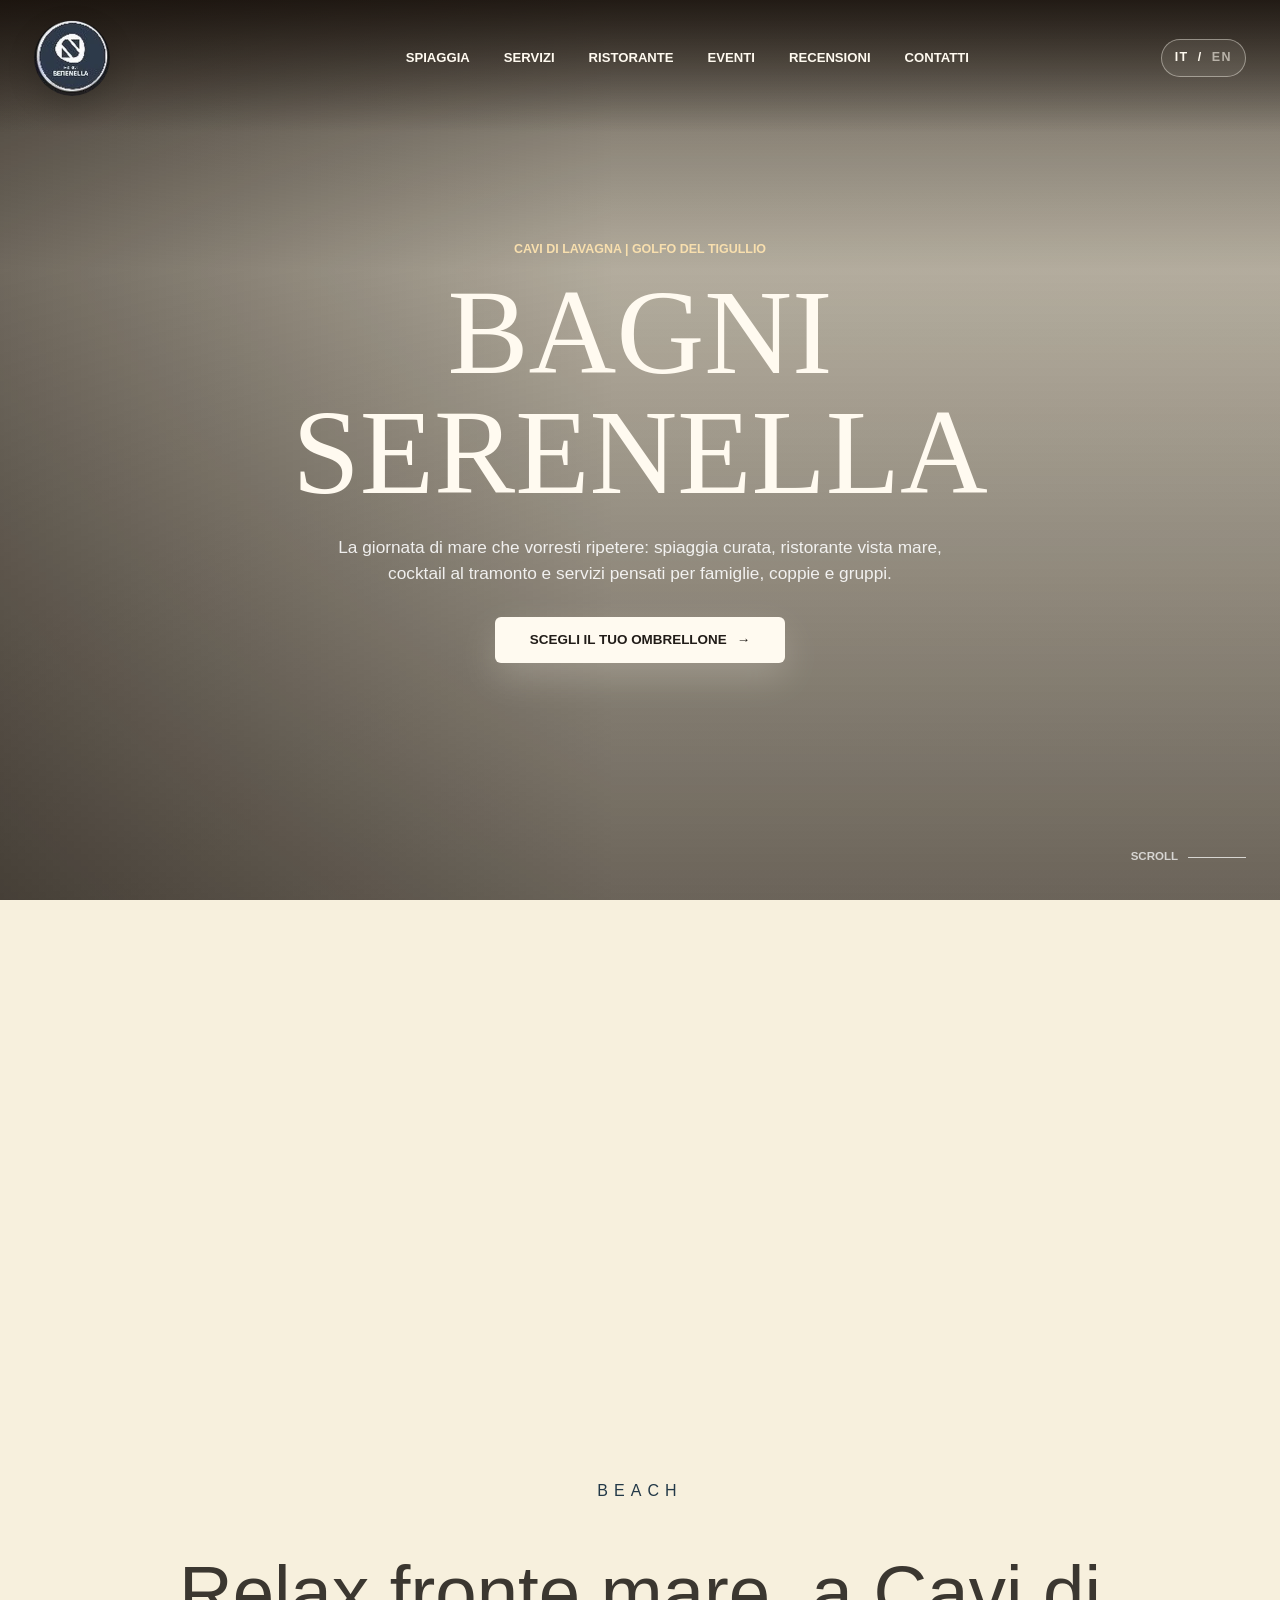
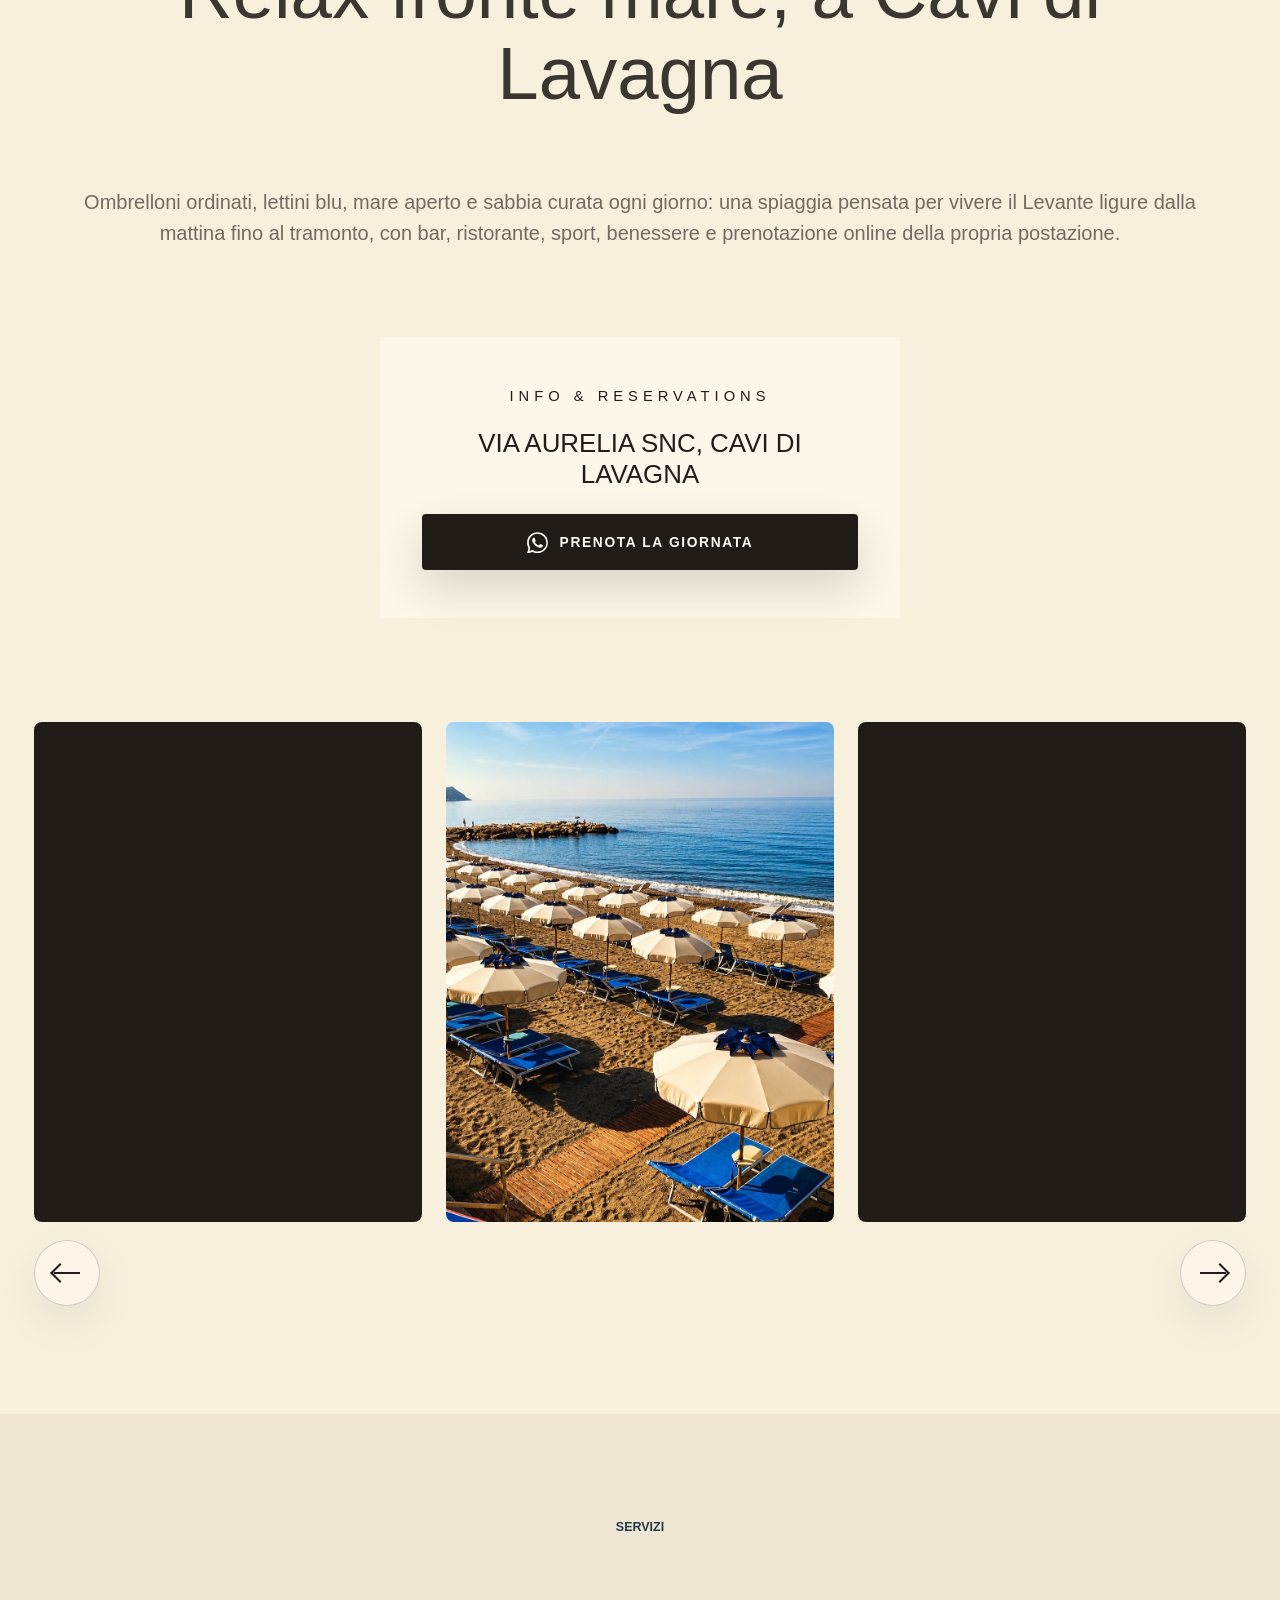
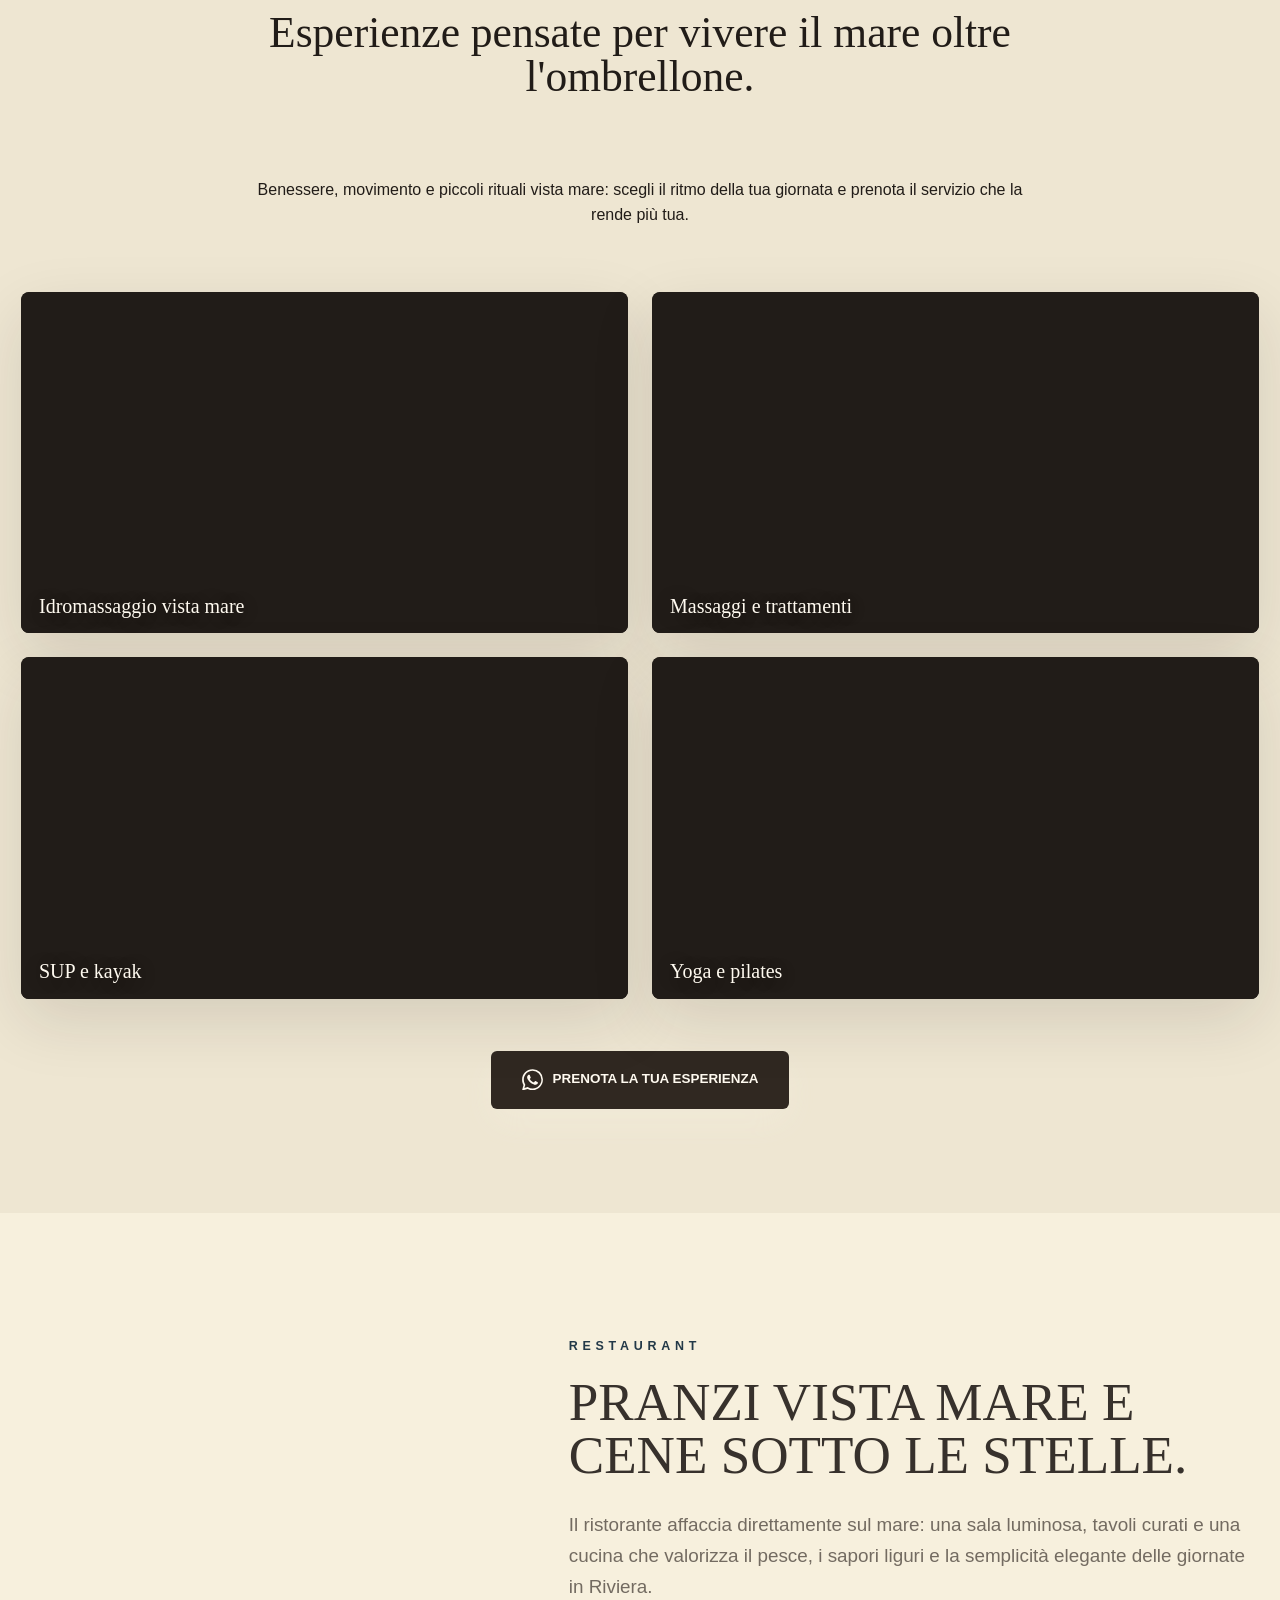
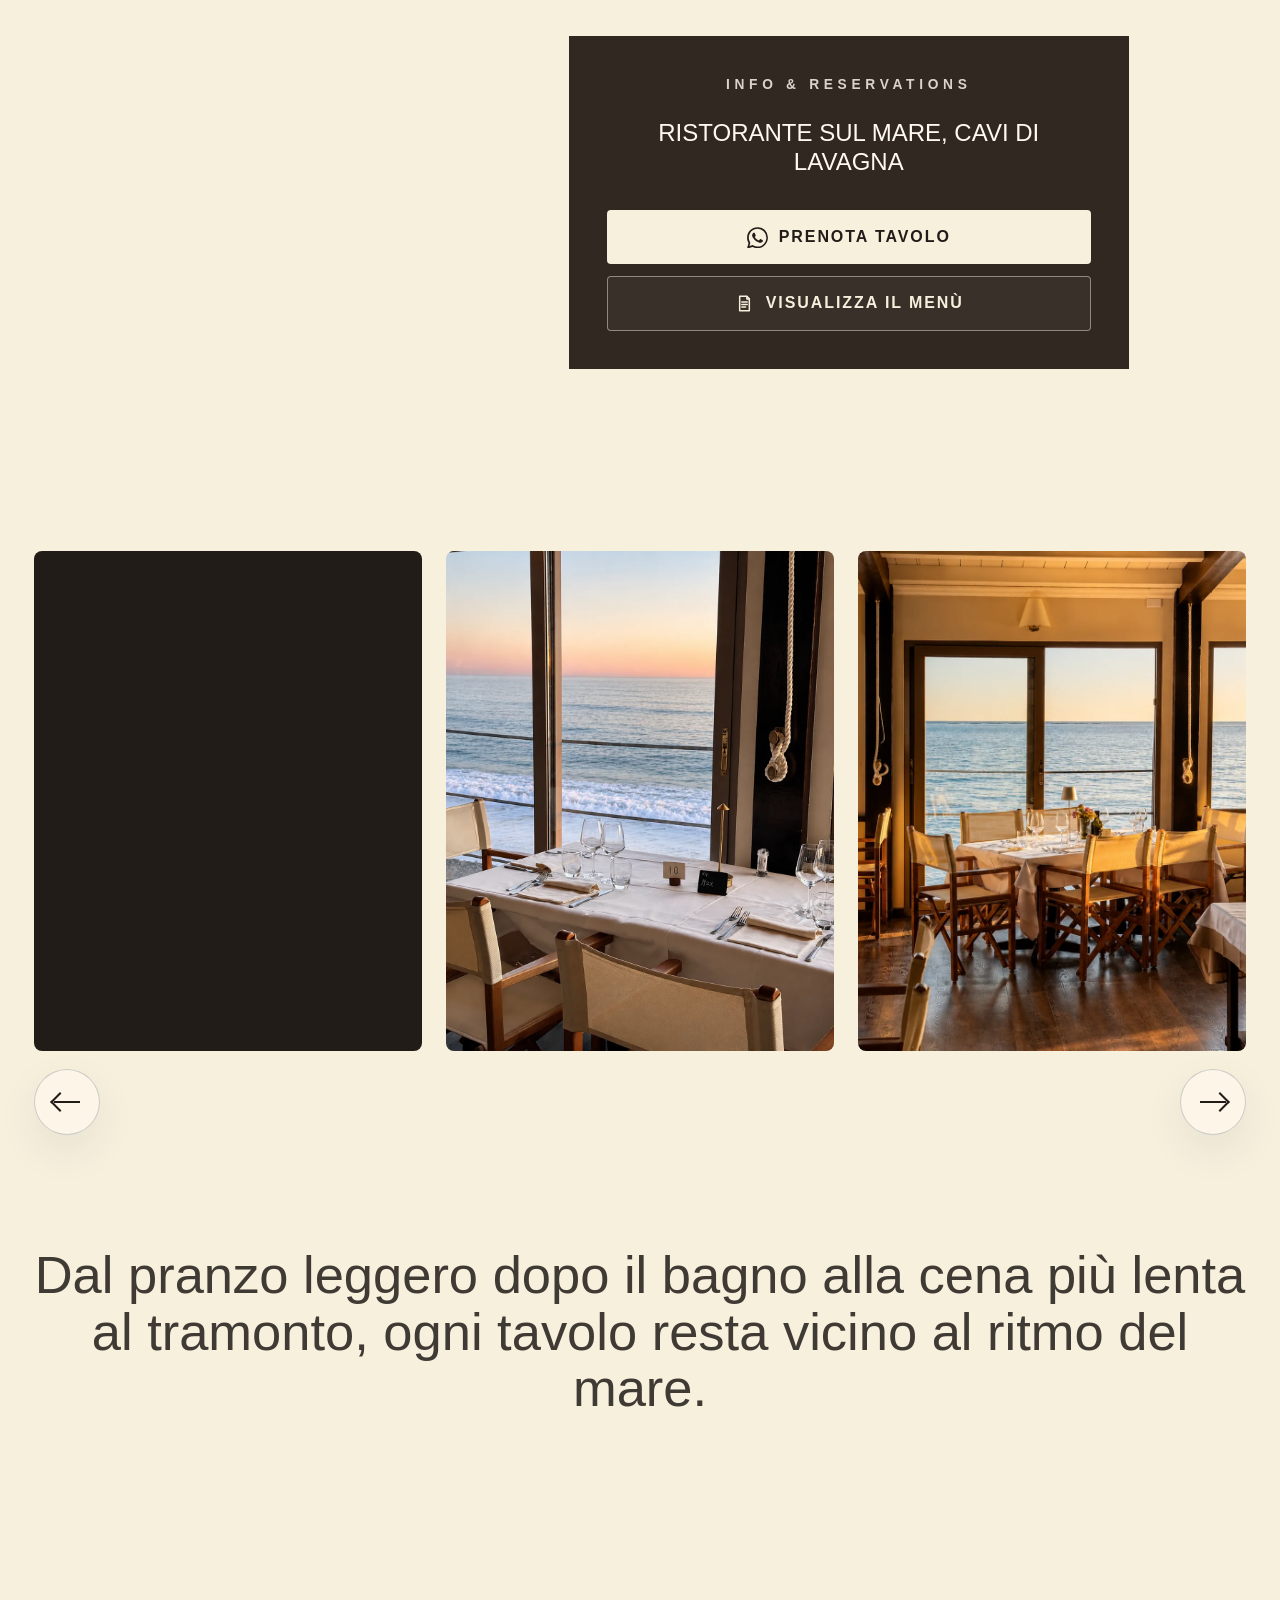
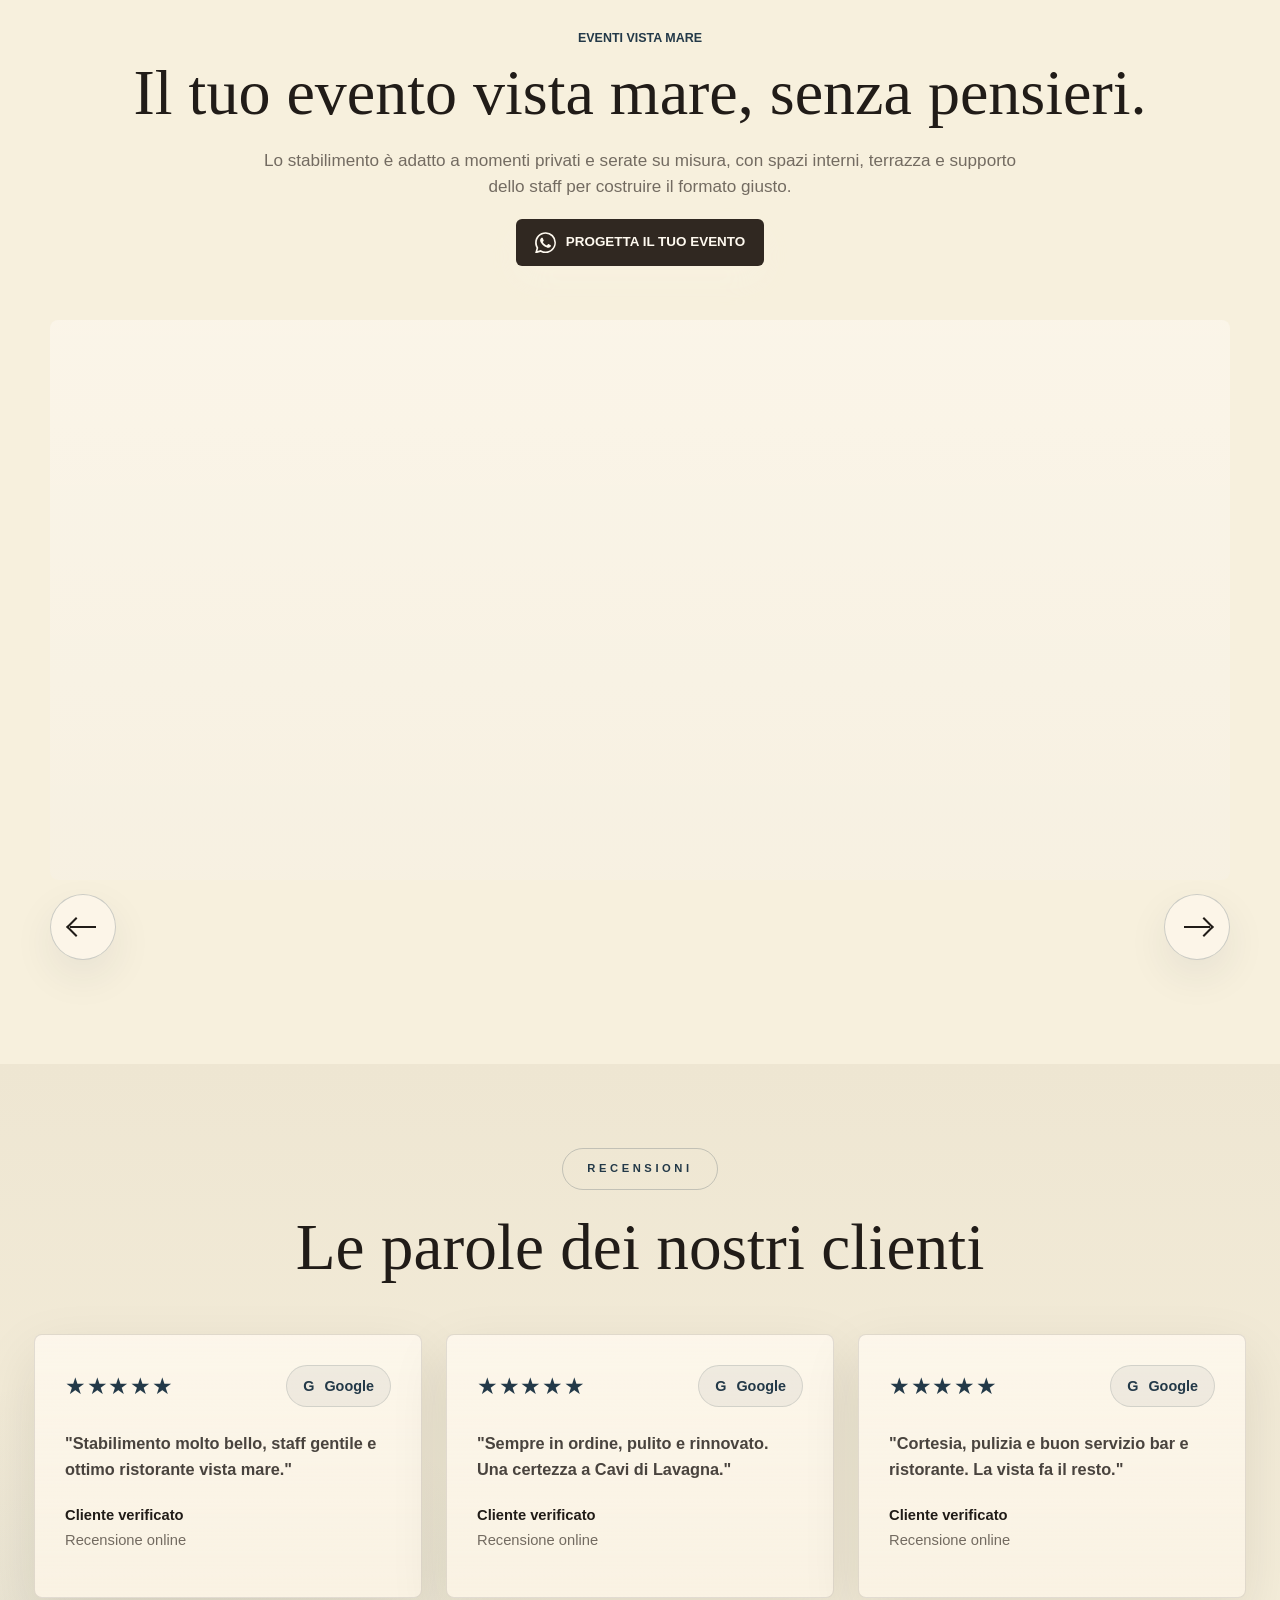
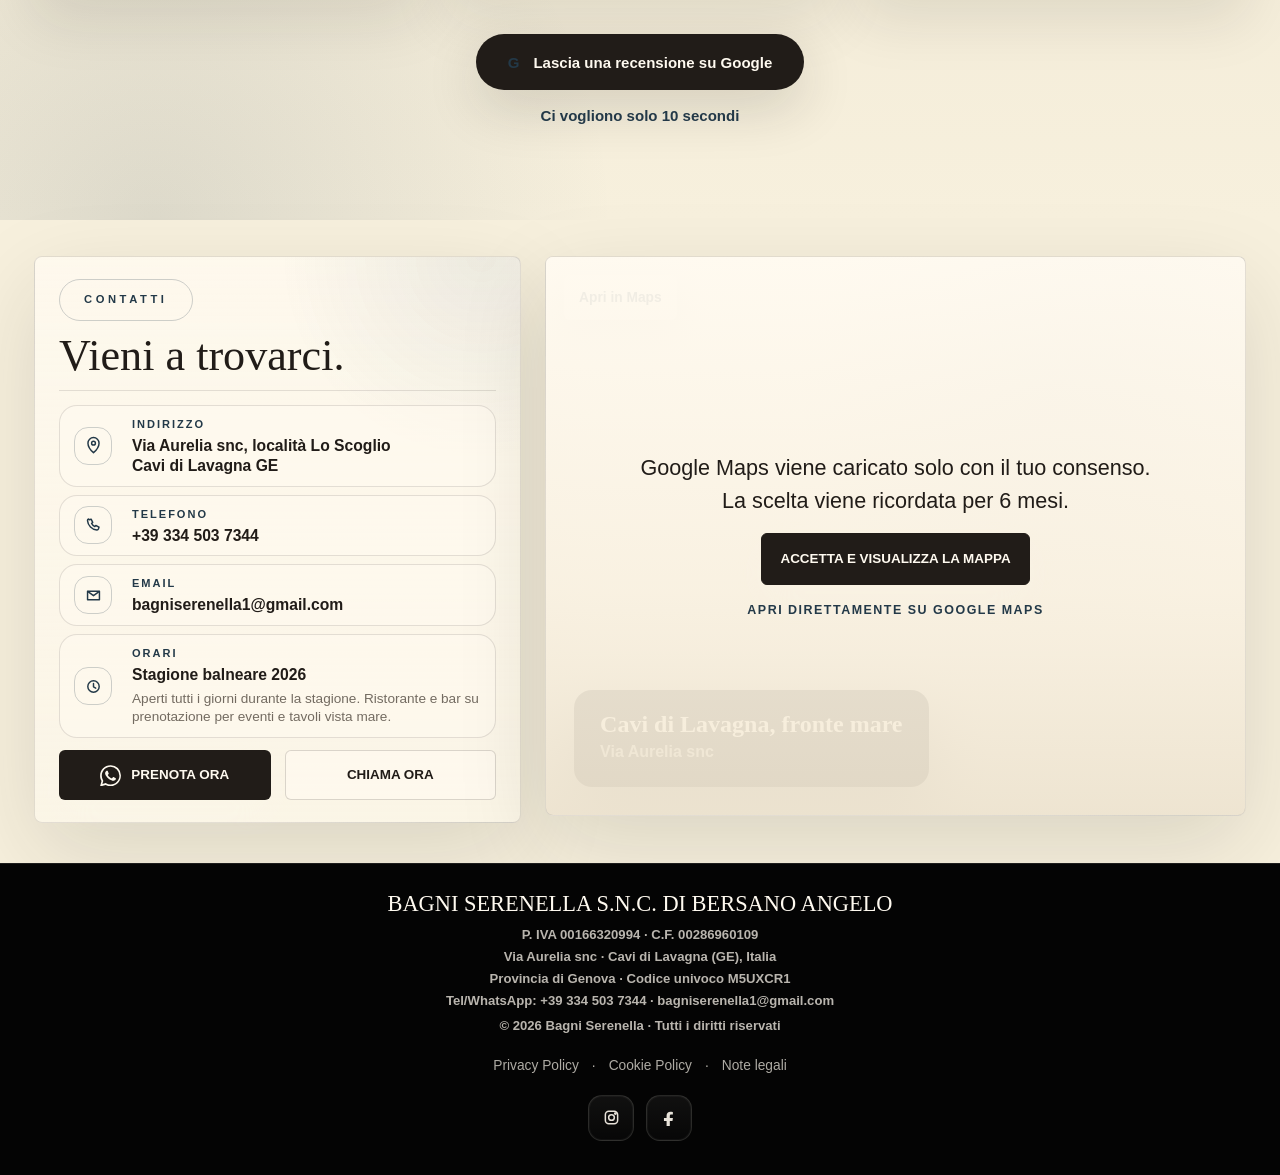
<file: index.html>
<!doctype html>
<html lang="it" class="notranslate" translate="no">
  <head>
    <meta charset="utf-8" />
    <meta name="viewport" content="width=device-width, initial-scale=1" />
    <meta name="google" content="notranslate" />
    <title>Bagni Serenella | Beach, food e cocktail a Cavi di Lavagna</title>
    <meta
      name="description"
      content="Bagni Serenella a Cavi di Lavagna: spiaggia attrezzata, ristorante vista mare, cocktail al tramonto, sport, idromassaggio, eventi e prenotazione online dell'ombrellone."
    />
    <meta property="og:title" content="Bagni Serenella | Cavi di Lavagna" />
    <meta
      property="og:description"
      content="La spiaggia nel Golfo del Tigullio per giornate di mare, cucina ligure, tramonti ed eventi vista mare."
    />
    <meta property="og:type" content="website" />
    <meta property="og:image" content="assets/cover-desktop.webp" />
    <link rel="preload" as="image" href="assets/cover-mobile.webp" imagesrcset="assets/cover-mobile.webp 832w" imagesizes="100vw" media="(max-width: 759px)" fetchpriority="high" />
    <link rel="preload" as="image" href="assets/cover-desktop.webp" imagesrcset="assets/cover-desktop.webp 1920w" imagesizes="100vw" media="(min-width: 760px)" fetchpriority="high" />
    <link rel="stylesheet" href="site.css?v=20260808-webp" />
    <script defer src="site.js?v=20260808-webp"></script>
    <script type="application/ld+json">
      {
        "@context": "https://schema.org",
        "@type": "LocalBusiness",
        "name": "Bagni Serenella",
        "legalName": "Bagni Serenella s.n.c. di Bersano Angelo",
        "taxID": "00286960109",
        "vatID": "IT00166320994",
        "description": "Stabilimento balneare con spiaggia attrezzata, ristorante vista mare, bar, attività sportive, idromassaggio ed eventi a Cavi di Lavagna.",
        "telephone": "+393345037344",
        "email": "bagniserenella1@gmail.com",
        "address": {
          "@type": "PostalAddress",
          "streetAddress": "Via Aurelia snc, località Lo Scoglio",
          "addressLocality": "Cavi di Lavagna",
          "addressRegion": "GE",
          "addressCountry": "IT"
        },
        "geo": {
          "@type": "GeoCoordinates",
          "latitude": 44.29905,
          "longitude": 9.36175
        },
        "url": "https://sites.google.com/view/bagniserenella/home",
        "sameAs": ["https://www.instagram.com/bagniserenella/"]
      }
    </script>
  </head>
  <body>
    <a class="skip-link" href="#main">Vai al contenuto</a>

    <header class="site-header" data-header>
      <a class="brand" href="#top" aria-label="Bagni Serenella home">
        <img loading="eager" decoding="async" class="brand-logo" src="assets/logo-serenella.webp" alt="Bagni Serenella" />
      </a>

      <button class="nav-toggle" type="button" aria-expanded="false" aria-controls="site-nav" data-nav-toggle>
        <span></span>
        <span></span>
        <span></span>
        Menu
      </button>

      <nav class="site-nav" id="site-nav" data-nav>
        <a href="#spiaggia">Spiaggia</a>
        <a href="#servizi">Servizi</a>
        <a href="#ristorante">Ristorante</a>
        <a href="#eventi">Eventi</a>
        <a href="#recensioni">Recensioni</a>
        <a href="#contatti">Contatti</a>
      </nav>

      <div class="header-actions language-switch notranslate" aria-label="Seleziona lingua" translate="no">
        <a class="is-active" href="#it" lang="it" aria-current="true" data-lang-switch="it">IT</a>
        <span aria-hidden="true">/</span>
        <a href="#en" lang="en" data-lang-switch="en">EN</a>
      </div>
    </header>

    <main id="main">
      <section class="hero" id="top" aria-label="Bagni Serenella">
        <picture class="hero-media">
          <source type="image/webp" srcset="assets/cover-desktop.webp 1920w" media="(min-width: 760px)"  sizes="100vw" />
          <img loading="eager" decoding="async" fetchpriority="high" src="assets/cover-mobile.webp" alt="Tramonto sui Bagni Serenella a Cavi di Lavagna"  srcset="assets/cover-mobile.webp 832w"  sizes="100vw" />
        </picture>
        <div class="hero-overlay"></div>

        <div class="hero-content">
          <p class="eyebrow">Cavi di Lavagna | Golfo del Tigullio</p>
          <h1>Bagni Serenella</h1>
          <p class="hero-copy">
            La giornata di mare che vorresti ripetere: spiaggia curata, ristorante vista mare, cocktail al tramonto e
            servizi pensati per famiglie, coppie e gruppi.
          </p>
          <div class="hero-actions">
            <a
              class="button button-primary"
              href="https://widget.spiagge.it/stabilimenti-balneari/prenotazione/it-ge-16033-bagni-serenella/"
              target="_blank"
              rel="noopener"
            >
              Scegli il tuo ombrellone
              <span aria-hidden="true">&rarr;</span>
            </a>
          </div>
        </div>

        <div class="hero-scroll" aria-hidden="true">Scroll</div>
      </section>

      <section class="twiga-beach" id="spiaggia">
        <figure class="beach-opening">
          <picture>

            <source type="image/webp" media="(max-width: 720px)" srcset="assets/beach-section-hero-new-mobile.webp 1080w"  sizes="100vw" />

            <img loading="lazy" decoding="async" src="assets/beach-section-hero-new.webp" alt="Terrazza dei Bagni Serenella affacciata sul mare"  srcset="assets/beach-section-hero-new.webp 1600w"  sizes="100vw" />

          </picture>
        </figure>

        <div class="beach-story">
          <p class="eyebrow">Beach</p>
          <h2>Relax fronte mare, a Cavi di Lavagna</h2>
          <p>
            Ombrelloni ordinati, lettini blu, mare aperto e sabbia curata ogni giorno: una spiaggia pensata per vivere
            il Levante ligure dalla mattina fino al tramonto, con bar, ristorante, sport, benessere e prenotazione
            online della propria postazione.
          </p>

          <div class="beach-info-panel">
            <span>Info & reservations</span>
            <strong>Via Aurelia snc, Cavi di Lavagna</strong>
            <button class="whatsapp-cta" type="button" data-modal-open="beach-modal">
              <svg aria-hidden="true" viewBox="0 0 16 16" focusable="false">
                <path d="M13.601 2.326A7.854 7.854 0 0 0 7.994.208C3.627.208.068 3.766.066 8.134c0 1.433.375 2.827 1.087 4.056L0 16.4l4.311-1.129a7.94 7.94 0 0 0 3.683.938h.003c4.368 0 7.927-3.558 7.93-7.93a7.894 7.894 0 0 0-2.326-5.953ZM7.997 14.87a6.59 6.59 0 0 1-3.356-.92l-.241-.144-2.55.668.681-2.487-.157-.255a6.598 6.598 0 0 1-1.013-3.596c.002-3.7 3.014-6.71 6.718-6.71a6.672 6.672 0 0 1 4.748 1.97 6.678 6.678 0 0 1 1.965 4.88c-.003 3.7-3.016 6.71-6.795 6.594Zm3.683-5.026c-.202-.101-1.194-.589-1.378-.656-.185-.067-.319-.101-.454.101-.134.202-.521.656-.638.79-.118.134-.235.151-.437.05-.202-.1-.852-.314-1.624-1-.6-.535-1.005-1.195-1.123-1.397-.118-.202-.013-.311.089-.411.091-.091.202-.235.303-.353.101-.118.134-.202.202-.336.067-.134.034-.252-.017-.353-.051-.101-.454-1.094-.622-1.497-.164-.393-.33-.34-.454-.346l-.386-.007c-.134 0-.353.05-.538.252-.185.202-.706.69-.706 1.681s.723 1.95.824 2.085c.101.134 1.423 2.173 3.448 3.047.482.208.858.332 1.15.425.483.154.923.132 1.27.08.387-.058 1.194-.488 1.362-.958.168-.471.168-.874.118-.958-.051-.084-.185-.134-.387-.235Z" />
              </svg>
              Prenota la giornata
            </button>
          </div>
        </div>

        <div
          class="beach-carousel"
          id="spiaggia-gallery"
          aria-label="Gallery spiaggia"
          data-carousel
          data-visible-desktop="3"
          data-visible-mobile="1"
        >
          <div class="beach-viewport carousel-viewport" tabindex="0" data-carousel-viewport>
            <div class="beach-track carousel-track" data-carousel-track>
              <figure class="beach-card" data-carousel-card>
                <picture>

                  <source type="image/webp" media="(max-width: 720px)" srcset="assets/beach-twiga-01-mobile.webp 958w"  sizes="100vw" />

                  <img loading="lazy" decoding="async" src="assets/beach-twiga-01.webp" alt="Lettini e ombrelloni affacciati sul mare al tramonto"  srcset="assets/beach-twiga-01.webp 958w"  sizes="100vw" />

                </picture>
              </figure>
              <figure class="beach-card" data-carousel-card>
                <picture>

                  <source type="image/webp" media="(max-width: 720px)" data-srcset="assets/beach-twiga-02-mobile.webp 951w"  sizes="100vw" />

                  <img loading="lazy" decoding="async" data-src="assets/beach-twiga-02.webp" alt="Ombrelloni ordinati sulla spiaggia dei Bagni Serenella"  data-srcset="assets/beach-twiga-02.webp 951w"  sizes="100vw" />

                </picture>
              </figure>
              <figure class="beach-card" data-carousel-card>
                <picture>

                  <source type="image/webp" media="(max-width: 720px)" data-srcset="assets/beach-carousel-terrace-sunset-mobile.webp 1080w"  sizes="100vw" />

                  <img loading="lazy" decoding="async" data-src="assets/beach-carousel-terrace-sunset.webp" alt="Lettini e ombrellone sulla terrazza fronte mare al tramonto"  data-srcset="assets/beach-carousel-terrace-sunset.webp 1086w"  sizes="100vw" />

                </picture>
              </figure>
              <figure class="beach-card" data-carousel-card>
                <picture>

                  <source type="image/webp" media="(max-width: 720px)" data-srcset="assets/beach-carousel-pergola-flowers-mobile.webp 1080w"  sizes="100vw" />

                  <img loading="lazy" decoding="async" data-src="assets/beach-carousel-pergola-flowers.webp" alt="Pergolato fiorito e sedute vista mare ai Bagni Serenella"  data-srcset="assets/beach-carousel-pergola-flowers.webp 1086w"  sizes="100vw" />

                </picture>
              </figure>
              <figure class="beach-card" data-carousel-card>
                <picture>

                  <source type="image/webp" media="(max-width: 720px)" data-srcset="assets/beach-twiga-04-mobile.webp 1080w"  sizes="100vw" />

                  <img loading="lazy" decoding="async" data-src="assets/beach-twiga-04.webp" alt="Tavolo sulla terrazza sopra la spiaggia"  data-srcset="assets/beach-twiga-04.webp 1127w"  sizes="100vw" />

                </picture>
              </figure>
              <figure class="beach-card" data-carousel-card>
                <picture>

                  <source type="image/webp" media="(max-width: 720px)" data-srcset="assets/beach-carousel-umbrellas-deck-mobile.webp 1080w"  sizes="100vw" />

                  <img loading="lazy" decoding="async" data-src="assets/beach-carousel-umbrellas-deck.webp" alt="Ombrelloni e lettini sulla terrazza dei Bagni Serenella vista mare"  data-srcset="assets/beach-carousel-umbrellas-deck.webp 1448w"  sizes="100vw" />

                </picture>
              </figure>
              <figure class="beach-card" data-carousel-card>
                <picture>

                  <source type="image/webp" media="(max-width: 720px)" data-srcset="assets/beach-twiga-03-mobile.webp 965w"  sizes="100vw" />

                  <img loading="lazy" decoding="async" data-src="assets/beach-twiga-03.webp" alt="Idromassaggio e area benessere vista mare"  data-srcset="assets/beach-twiga-03.webp 965w"  sizes="100vw" />

                </picture>
              </figure>
              <figure class="beach-card" data-carousel-card>
                <picture>

                  <source type="image/webp" media="(max-width: 720px)" data-srcset="assets/beach-twiga-05-new-mobile.webp 1080w"  sizes="100vw" />

                  <img loading="lazy" decoding="async" data-src="assets/beach-twiga-05-new.webp" alt="Spiaggia dei Bagni Serenella al tramonto con lettini e ombrelloni"  data-srcset="assets/beach-twiga-05-new.webp 1129w"  sizes="100vw" />

                </picture>
              </figure>
              <figure class="beach-card" data-carousel-card>
                <picture>

                  <source type="image/webp" media="(max-width: 720px)" data-srcset="assets/beach-twiga-06-mobile.webp 1080w"  sizes="100vw" />

                  <img loading="lazy" decoding="async" data-src="assets/beach-twiga-06.webp" alt="Acqua limpida e scogli davanti a Cavi di Lavagna"  data-srcset="assets/beach-twiga-06.webp 1122w"  sizes="100vw" />

                </picture>
              </figure>
            </div>
          </div>

          <div class="carousel-controls beach-controls">
            <button class="carousel-arrow" type="button" aria-label="Immagine precedente" data-carousel-prev></button>
            <button class="carousel-arrow carousel-arrow-next" type="button" aria-label="Immagine successiva" data-carousel-next></button>
          </div>
        </div>
      </section>

      <section class="section service-band" id="servizi">
        <div class="section-heading">
          <p class="eyebrow">Servizi</p>
          <h2>Esperienze pensate per vivere il mare oltre l'ombrellone.</h2>
          <p>
            Benessere, movimento e piccoli rituali vista mare: scegli il ritmo della tua giornata e prenota il servizio
            che la rende più tua.
          </p>
        </div>

        <div class="service-grid">
          <article class="service-card">
            <figure>
              <picture>

                <source type="image/webp" media="(max-width: 720px)" srcset="assets/service-idromassaggio-mobile.webp 1080w"  sizes="100vw" />

                <img loading="lazy" decoding="async" src="assets/service-idromassaggio.webp" alt="Idromassaggio panoramico ai Bagni Serenella"  srcset="assets/service-idromassaggio.webp 1600w"  sizes="100vw" />

              </picture>
            </figure>
            <h3>Idromassaggio vista mare</h3>
          </article>
          <article class="service-card">
            <figure>
              <picture>

                <source type="image/webp" media="(max-width: 720px)" srcset="assets/service-massaggi-mobile.webp 1080w"  sizes="100vw" />

                <img loading="lazy" decoding="async" src="assets/service-massaggi.webp" alt="Massaggio rilassante nell'area benessere dei Bagni Serenella"  srcset="assets/service-massaggi.webp 1600w"  sizes="100vw" />

              </picture>
            </figure>
            <h3>Massaggi e trattamenti</h3>
          </article>
          <article class="service-card">
            <figure>
              <picture>

                <source type="image/webp" media="(max-width: 720px)" srcset="assets/service-sup-mobile.webp 1080w"  sizes="100vw" />

                <img loading="lazy" decoding="async" src="assets/service-sup.webp" alt="SUP davanti alla costa ligure"  srcset="assets/service-sup.webp 1600w"  sizes="100vw" />

              </picture>
            </figure>
            <h3>SUP e kayak</h3>
          </article>
          <article class="service-card">
            <figure>
              <picture>

                <source type="image/webp" media="(max-width: 720px)" srcset="assets/service-yoga-mobile.webp 1080w"  sizes="100vw" />

                <img loading="lazy" decoding="async" src="assets/service-yoga.webp" alt="Lezione di yoga sulla spiaggia al tramonto"  srcset="assets/service-yoga.webp 1536w"  sizes="100vw" />

              </picture>
            </figure>
            <h3>Yoga e pilates</h3>
          </article>
        </div>

        <div class="service-booking">
          <button class="button button-primary" type="button" data-modal-open="service-modal">
            <svg aria-hidden="true" viewBox="0 0 16 16" focusable="false">
              <path d="M13.601 2.326A7.854 7.854 0 0 0 7.994.208C3.627.208.068 3.766.066 8.134c0 1.433.375 2.827 1.087 4.056L0 16.4l4.311-1.129a7.94 7.94 0 0 0 3.683.938h.003c4.368 0 7.927-3.558 7.93-7.93a7.894 7.894 0 0 0-2.326-5.953ZM7.997 14.87a6.59 6.59 0 0 1-3.356-.92l-.241-.144-2.55.668.681-2.487-.157-.255a6.598 6.598 0 0 1-1.013-3.596c.002-3.7 3.014-6.71 6.718-6.71a6.672 6.672 0 0 1 4.748 1.97 6.678 6.678 0 0 1 1.965 4.88c-.003 3.7-3.016 6.71-6.795 6.594Zm3.683-5.026c-.202-.101-1.194-.589-1.378-.656-.185-.067-.319-.101-.454.101-.134.202-.521.656-.638.79-.118.134-.235.151-.437.05-.202-.1-.852-.314-1.624-1-.6-.535-1.005-1.195-1.123-1.397-.118-.202-.013-.311.089-.411.091-.091.202-.235.303-.353.101-.118.134-.202.202-.336.067-.134.034-.252-.017-.353-.051-.101-.454-1.094-.622-1.497-.164-.393-.33-.34-.454-.346l-.386-.007c-.134 0-.353.05-.538.252-.185.202-.706.69-.706 1.681s.723 1.95.824 2.085c.101.134 1.423 2.173 3.448 3.047.482.208.858.332 1.15.425.483.154.923.132 1.27.08.387-.058 1.194-.488 1.362-.958.168-.471.168-.874.118-.958-.051-.084-.185-.134-.387-.235Z" />
            </svg>
            Prenota la tua esperienza
          </button>
        </div>
      </section>

      <section class="restaurant-experience" id="ristorante">
        <div class="restaurant-feature">
          <figure class="restaurant-feature-media">
            <picture>

              <source type="image/webp" media="(max-width: 720px)" srcset="assets/restaurant-new-01-mobile.webp 1076w"  sizes="100vw" />

              <img loading="lazy" decoding="async" src="assets/restaurant-new-01.webp" alt="Tavolo apparecchiato con vista mare al ristorante Bagni Serenella"  srcset="assets/restaurant-new-01.webp 1076w"  sizes="100vw" />

            </picture>
          </figure>
          <div class="restaurant-feature-copy">
            <p class="eyebrow">Restaurant</p>
            <h2>Pranzi vista mare e cene <span class="keep-line">sotto le stelle.</span></h2>
            <p>
              Il ristorante affaccia direttamente sul mare: una sala luminosa, tavoli curati e una cucina che valorizza
              il pesce, i sapori liguri e la semplicità elegante delle giornate in Riviera.
            </p>

            <div class="restaurant-info-panel">
              <span>Info & reservations</span>
              <strong>Ristorante sul mare, Cavi di Lavagna</strong>
              <div class="restaurant-panel-actions">
                <button type="button" data-modal-open="restaurant-modal">
                  <svg aria-hidden="true" viewBox="0 0 16 16" focusable="false">
                    <path d="M13.601 2.326A7.854 7.854 0 0 0 7.994.208C3.627.208.068 3.766.066 8.134c0 1.433.375 2.827 1.087 4.056L0 16.4l4.311-1.129a7.94 7.94 0 0 0 3.683.938h.003c4.368 0 7.927-3.558 7.93-7.93a7.894 7.894 0 0 0-2.326-5.953ZM7.997 14.87a6.59 6.59 0 0 1-3.356-.92l-.241-.144-2.55.668.681-2.487-.157-.255a6.598 6.598 0 0 1-1.013-3.596c.002-3.7 3.014-6.71 6.718-6.71a6.672 6.672 0 0 1 4.748 1.97 6.678 6.678 0 0 1 1.965 4.88c-.003 3.7-3.016 6.71-6.795 6.594Zm3.683-5.026c-.202-.101-1.194-.589-1.378-.656-.185-.067-.319-.101-.454.101-.134.202-.521.656-.638.79-.118.134-.235.151-.437.05-.202-.1-.852-.314-1.624-1-.6-.535-1.005-1.195-1.123-1.397-.118-.202-.013-.311.089-.411.091-.091.202-.235.303-.353.101-.118.134-.202.202-.336.067-.134.034-.252-.017-.353-.051-.101-.454-1.094-.622-1.497-.164-.393-.33-.34-.454-.346l-.386-.007c-.134 0-.353.05-.538.252-.185.202-.706.69-.706 1.681s.723 1.95.824 2.085c.101.134 1.423 2.173 3.448 3.047.482.208.858.332 1.15.425.483.154.923.132 1.27.08.387-.058 1.194-.488 1.362-.958.168-.471.168-.874.118-.958-.051-.084-.185-.134-.387-.235Z" />
                  </svg>
                  Prenota tavolo
                </button>
                <a
                  class="restaurant-menu-link"
                  href="https://drive.google.com/file/d/1m_p0D7ELRgvsfjgeWKLw3lJxQAS_b3Ih/view"
                  target="_blank"
                  rel="noopener"
                >
                  <svg aria-hidden="true" viewBox="0 0 24 24" focusable="false">
                    <path d="M6.5 3.8h8.2l2.8 2.9v13.5h-11V3.8Z" />
                    <path d="M14.7 3.9v3h2.8" />
                    <path d="M8.9 10.3h6.2M8.9 13.1h6.2M8.9 15.9h4.3" />
                  </svg>
                  Visualizza il menù
                </a>
              </div>
            </div>
          </div>
        </div>

        <div class="restaurant-carousel" aria-label="Gallery ristorante" data-carousel data-visible-desktop="3" data-visible-mobile="1">
          <div class="restaurant-viewport carousel-viewport" tabindex="0" data-carousel-viewport>
            <div class="restaurant-track carousel-track" data-carousel-track>
              <figure class="restaurant-card" data-carousel-card>
                <picture>

                  <source type="image/webp" media="(max-width: 720px)" srcset="assets/restaurant-carousel-jun8-01-mobile.webp 1080w"  sizes="100vw" />

                  <img loading="lazy" decoding="async" src="assets/restaurant-carousel-jun8-01.webp" alt="Interno del ristorante Bagni Serenella con pavimento in legno e dettagli nautici"  srcset="assets/restaurant-carousel-jun8-01.webp 1086w"  sizes="100vw" />

                </picture>
              </figure>
              <figure class="restaurant-card" data-carousel-card>
                <picture>

                  <source type="image/webp" media="(max-width: 720px)" data-srcset="assets/restaurant-carousel-jun8-03-mobile.webp 1080w"  sizes="100vw" />

                  <img loading="lazy" decoding="async" data-src="assets/restaurant-carousel-jun8-03.webp" alt="Tavolo al tramonto con vista mare dal ristorante Bagni Serenella"  data-srcset="assets/restaurant-carousel-jun8-03.webp 1086w"  sizes="100vw" />

                </picture>
              </figure>
              <figure class="restaurant-card" data-carousel-card>
                <picture>

                  <source type="image/webp" media="(max-width: 720px)" data-srcset="assets/restaurant-carousel-jun8-04-mobile.webp 1080w"  sizes="100vw" />

                  <img loading="lazy" decoding="async" data-src="assets/restaurant-carousel-jun8-04.webp" alt="Sala del ristorante Bagni Serenella illuminata dal tramonto con tavoli vista mare"  data-srcset="assets/restaurant-carousel-jun8-04.webp 1448w"  sizes="100vw" />

                </picture>
              </figure>
              <figure class="restaurant-card" data-carousel-card>
                <picture>

                  <source type="image/webp" media="(max-width: 720px)" data-srcset="assets/restaurant-carousel-01-new-mobile.webp 1080w"  sizes="100vw" />

                  <img loading="lazy" decoding="async" data-src="assets/restaurant-carousel-01-new.webp" alt="Sala ristorante Bagni Serenella con tavoli vista mare"  data-srcset="assets/restaurant-carousel-01-new.webp 1537w"  sizes="100vw" />

                </picture>
              </figure>
              <figure class="restaurant-card" data-carousel-card>
                <picture>

                  <source type="image/webp" media="(max-width: 720px)" data-srcset="assets/restaurant-carousel-jun8-02-mobile.webp 1080w"  sizes="100vw" />

                  <img loading="lazy" decoding="async" data-src="assets/restaurant-carousel-jun8-02.webp" alt="Tavolo apparecchiato vicino alle finestre con vista mare"  data-srcset="assets/restaurant-carousel-jun8-02.webp 1086w"  sizes="100vw" />

                </picture>
              </figure>
              <figure class="restaurant-card" data-carousel-card>
                <picture>

                  <source type="image/webp" media="(max-width: 720px)" data-srcset="assets/restaurant-new-05-mobile.webp 1080w"  sizes="100vw" />

                  <img loading="lazy" decoding="async" data-src="assets/restaurant-new-05.webp" alt="Ingresso e vetrate del ristorante affacciate sul mare"  data-srcset="assets/restaurant-new-05.webp 1087w"  sizes="100vw" />

                </picture>
              </figure>
              <figure class="restaurant-card" data-carousel-card>
                <picture>

                  <source type="image/webp" media="(max-width: 720px)" data-srcset="assets/restaurant-food-jun10-01-mobile.webp 1080w"  sizes="100vw" />

                  <img loading="lazy" decoding="async" data-src="assets/restaurant-food-jun10-01.webp" alt="Spaghetti alle vongole serviti su tavolo bianco vista mare"  data-srcset="assets/restaurant-food-jun10-01.webp 1122w"  sizes="100vw" />

                </picture>
              </figure>
              <figure class="restaurant-card" data-carousel-card>
                <picture>

                  <source type="image/webp" media="(max-width: 720px)" data-srcset="assets/restaurant-food-jun10-02-mobile.webp 1080w"  sizes="100vw" />

                  <img loading="lazy" decoding="async" data-src="assets/restaurant-food-jun10-02.webp" alt="Pasta al pomodoro e pesce servita su piatto azzurro"  data-srcset="assets/restaurant-food-jun10-02.webp 1122w"  sizes="100vw" />

                </picture>
              </figure>
              <figure class="restaurant-card" data-carousel-card>
                <picture>

                  <source type="image/webp" media="(max-width: 720px)" data-srcset="assets/restaurant-food-jun12-01-mobile.webp 700w"  sizes="100vw" />

                  <img loading="lazy" decoding="async" data-src="assets/restaurant-food-jun12-01.webp" alt="Fritto di mare servito su tavolo bianco al ristorante Bagni Serenella"  data-srcset="assets/restaurant-food-jun12-01.webp 1200w"  sizes="100vw" />

                </picture>
              </figure>
              <figure class="restaurant-card" data-carousel-card>
                <picture>

                  <source type="image/webp" media="(max-width: 720px)" data-srcset="assets/restaurant-food-jun12-02-mobile.webp 700w"  sizes="100vw" />

                  <img loading="lazy" decoding="async" data-src="assets/restaurant-food-jun12-02.webp" alt="Insalata fresca con cialda croccante servita vista mare"  data-srcset="assets/restaurant-food-jun12-02.webp 1200w"  sizes="100vw" />

                </picture>
              </figure>
              <figure class="restaurant-card" data-carousel-card>
                <picture>

                  <source type="image/webp" media="(max-width: 720px)" data-srcset="assets/restaurant-food-jun12-03-mobile.webp 700w"  sizes="100vw" />

                  <img loading="lazy" decoding="async" data-src="assets/restaurant-food-jun12-03.webp" alt="Linguine ai sapori di mare su piatto azzurro"  data-srcset="assets/restaurant-food-jun12-03.webp 1200w"  sizes="100vw" />

                </picture>
              </figure>
            </div>
          </div>

          <div class="carousel-controls restaurant-controls">
            <button class="carousel-arrow" type="button" aria-label="Immagine precedente" data-carousel-prev></button>
            <button class="carousel-arrow carousel-arrow-next" type="button" aria-label="Immagine successiva" data-carousel-next></button>
          </div>
        </div>

        <div class="restaurant-statement">
          <p>
            Dal pranzo leggero dopo il bagno alla cena più lenta al tramonto, ogni tavolo resta vicino al ritmo del mare.
          </p>
        </div>
      </section>

      <section class="section events" id="eventi">
        <div class="events-copy">
          <p class="eyebrow">Eventi vista mare</p>
          <h2>Il tuo evento vista mare, senza pensieri.</h2>
          <p>
            Lo stabilimento è adatto a momenti privati e serate su misura, con spazi interni, terrazza e supporto dello
            staff per costruire il formato giusto.
          </p>
          <button class="button button-primary" type="button" data-modal-open="event-modal">
              <svg aria-hidden="true" viewBox="0 0 16 16" focusable="false">
                <path d="M13.601 2.326A7.854 7.854 0 0 0 7.994.208C3.627.208.068 3.766.066 8.134c0 1.433.375 2.827 1.087 4.056L0 16.4l4.311-1.129a7.94 7.94 0 0 0 3.683.938h.003c4.368 0 7.927-3.558 7.93-7.93a7.894 7.894 0 0 0-2.326-5.953ZM7.997 14.87a6.59 6.59 0 0 1-3.356-.92l-.241-.144-2.55.668.681-2.487-.157-.255a6.598 6.598 0 0 1-1.013-3.596c.002-3.7 3.014-6.71 6.718-6.71a6.672 6.672 0 0 1 4.748 1.97 6.678 6.678 0 0 1 1.965 4.88c-.003 3.7-3.016 6.71-6.795 6.594Zm3.683-5.026c-.202-.101-1.194-.589-1.378-.656-.185-.067-.319-.101-.454.101-.134.202-.521.656-.638.79-.118.134-.235.151-.437.05-.202-.1-.852-.314-1.624-1-.6-.535-1.005-1.195-1.123-1.397-.118-.202-.013-.311.089-.411.091-.091.202-.235.303-.353.101-.118.134-.202.202-.336.067-.134.034-.252-.017-.353-.051-.101-.454-1.094-.622-1.497-.164-.393-.33-.34-.454-.346l-.386-.007c-.134 0-.353.05-.538.252-.185.202-.706.69-.706 1.681s.723 1.95.824 2.085c.101.134 1.423 2.173 3.448 3.047.482.208.858.332 1.15.425.483.154.923.132 1.27.08.387-.058 1.194-.488 1.362-.958.168-.471.168-.874.118-.958-.051-.084-.185-.134-.387-.235Z" />
              </svg>
            Progetta il tuo evento
          </button>
        </div>
        <div
          class="events-gallery events-carousel"
          aria-label="Gallery eventi"
          data-carousel
          data-visible-desktop="1"
          data-visible-mobile="1"
        >
          <div class="events-viewport carousel-viewport" tabindex="0" data-carousel-viewport>
            <div class="events-track carousel-track" data-carousel-track>
              <figure class="event-card" data-carousel-card>
                <picture>

                  <source type="image/webp" media="(max-width: 720px)" srcset="assets/event-carousel-jun8-01-mobile.webp 1080w"  sizes="100vw" />

                  <img loading="lazy" decoding="async" src="assets/event-carousel-jun8-01.webp" alt="Servizio elegante durante un evento serale vista mare"  srcset="assets/event-carousel-jun8-01.webp 1537w"  sizes="100vw" />

                </picture>
              </figure>
              <figure class="event-card" data-carousel-card>
                <picture>

                  <source type="image/webp" media="(max-width: 720px)" data-srcset="assets/event-carousel-jun8-03-mobile.webp 1080w"  sizes="100vw" />

                  <img loading="lazy" decoding="async" data-src="assets/event-carousel-jun8-03.webp" alt="Sala ristorante allestita per una serata privata elegante"  data-srcset="assets/event-carousel-jun8-03.webp 1537w"  sizes="100vw" />

                </picture>
              </figure>
              <figure class="event-card" data-carousel-card>
                <picture>

                  <source type="image/webp" media="(max-width: 720px)" data-srcset="assets/event-carousel-jun8-04-mobile.webp 1080w"  sizes="100vw" />

                  <img loading="lazy" decoding="async" data-src="assets/event-carousel-jun8-04.webp" alt="Tavolata lunga apparecchiata per evento serale"  data-srcset="assets/event-carousel-jun8-04.webp 1448w"  sizes="100vw" />

                </picture>
              </figure>
              <figure class="event-card event-desktop-hidden" data-carousel-card>
                <picture>

                  <source type="image/webp" media="(max-width: 720px)" data-srcset="assets/event-carousel-jun8-05-mobile.webp 1080w"  sizes="100vw" />

                  <img loading="lazy" decoding="async" data-src="assets/event-carousel-jun8-05.webp" alt="Tavoli con fiori e vista mare per evento al tramonto"  data-srcset="assets/event-carousel-jun8-05.webp 1086w"  sizes="100vw" />

                </picture>
              </figure>
              <figure class="event-card event-desktop-hidden" data-carousel-card>
                <picture>

                  <source type="image/webp" media="(max-width: 720px)" data-srcset="assets/event-carousel-jun8-02-mobile.webp 1080w"  sizes="100vw" />

                  <img loading="lazy" decoding="async" data-src="assets/event-carousel-jun8-02.webp" alt="Mise en place elegante con decorazione rossa e vista mare"  data-srcset="assets/event-carousel-jun8-02.webp 1086w"  sizes="100vw" />

                </picture>
              </figure>
              <figure class="event-card" data-carousel-card>
                <picture>

                  <source type="image/webp" media="(max-width: 720px)" data-srcset="assets/event-new-01-mobile.webp 1080w"  sizes="100vw" />

                  <img loading="lazy" decoding="async" data-src="assets/event-new-01.webp" alt="Sala ristorante allestita per eventi serali vista mare"  data-srcset="assets/event-new-01.webp 1600w"  sizes="100vw" />

                </picture>
              </figure>
            </div>
          </div>
          <div class="carousel-controls event-controls">
            <button class="carousel-arrow" type="button" aria-label="Evento precedente" data-carousel-prev></button>
            <button class="carousel-arrow carousel-arrow-next" type="button" aria-label="Evento successivo" data-carousel-next></button>
          </div>
        </div>
      </section>

      <section class="reviews-section" id="recensioni" aria-label="Recensioni">
        <div class="reviews-inner">
          <p class="review-pill">Recensioni</p>
          <h2>Le parole dei nostri clienti</h2>
          <div class="review-grid" data-review-carousel>
            <figure class="review-card">
              <div class="review-card-top">
                <span class="review-stars" aria-label="5 stelle">★★★★★</span>
                <span class="google-badge"><span>G</span> Google</span>
              </div>
              <blockquote>"Stabilimento molto bello, staff gentile e ottimo ristorante vista mare."</blockquote>
              <figcaption>
                <strong>Cliente verificato</strong>
                <span>Recensione online</span>
              </figcaption>
            </figure>
            <figure class="review-card">
              <div class="review-card-top">
                <span class="review-stars" aria-label="5 stelle">★★★★★</span>
                <span class="google-badge"><span>G</span> Google</span>
              </div>
              <blockquote>"Sempre in ordine, pulito e rinnovato. Una certezza a Cavi di Lavagna."</blockquote>
              <figcaption>
                <strong>Cliente verificato</strong>
                <span>Recensione online</span>
              </figcaption>
            </figure>
            <figure class="review-card">
              <div class="review-card-top">
                <span class="review-stars" aria-label="5 stelle">★★★★★</span>
                <span class="google-badge"><span>G</span> Google</span>
              </div>
              <blockquote>"Cortesia, pulizia e buon servizio bar e ristorante. La vista fa il resto."</blockquote>
              <figcaption>
                <strong>Cliente verificato</strong>
                <span>Recensione online</span>
              </figcaption>
            </figure>
          </div>
          <p class="review-swipe-hint" aria-hidden="true">Scorri con il dito per leggere le recensioni</p>
          <a
            class="review-cta"
            href="https://www.google.com/search?sca_esv=e4967f2aa746cbdf&amp;rlz=1C5CHFA_enIT984IT984&amp;sxsrf=ANbL-n7ASActNcXl7YQt55Fu-qMumJpyPw:1779347546675&amp;si=AL3DRZHrmvnFAVQPOO2Bzhf8AX9KZZ6raUI_dT7DG_z0kV2_x_y2ppG8yhsEoyc7vaivwfjuCLT_0pHL6knGpGnyeeX6-L3JJmLtvPWi_tMAQadqa6Xs3kZn578pLXKhj7PCdi4Ql5JyI8PPinu9yuUVNfgBISyJgQ%3D%3D&amp;q=Bagni+Serenella+Recensioni&amp;sa=X&amp;ved=2ahUKEwiZhc6T6smUAxXMiP0HHZ8EE_8Q0bkNegQIRxAH&amp;biw=1440&amp;bih=812&amp;dpr=2"
            target="_blank"
            rel="noopener"
          >
            <span>G</span>
            Lascia una recensione su Google
          </a>
          <p class="review-note">Ci vogliono solo 10 secondi</p>
        </div>
      </section>

      <section class="contacts-section" id="contatti">
        <div class="contacts-shell">
          <div class="contact-card">
            <p class="contact-pill">Contatti</p>
            <h2>Vieni a trovarci.</h2>

            <div class="contact-item">
              <span class="contact-icon" aria-hidden="true">
                <svg viewBox="0 0 24 24" focusable="false">
                  <path d="M12 21s7-6.1 7-12a7 7 0 0 0-14 0c0 5.9 7 12 7 12Z" />
                  <circle cx="12" cy="9" r="2.4" />
                </svg>
              </span>
              <div>
                <span>Indirizzo</span>
                <strong>Via Aurelia snc, località Lo Scoglio<br />Cavi di Lavagna GE</strong>
              </div>
            </div>
            <div class="contact-item">
              <span class="contact-icon" aria-hidden="true">
                <svg viewBox="0 0 24 24" focusable="false">
                  <path d="M6.6 4.8 9 4l2 4.1-1.4 1.2c.9 1.8 2.3 3.2 4.1 4.1l1.2-1.4 4.1 2-.8 2.4c-.3.8-1.1 1.3-2 1.2C9.9 17 5 12.1 4.4 5.8c-.1-.9.4-1.7 1.2-2Z" />
                </svg>
              </span>
              <div>
                <span>Telefono</span>
                <strong><a href="tel:+393345037344">+39 334 503 7344</a></strong>
              </div>
            </div>
            <div class="contact-item">
              <span class="contact-icon" aria-hidden="true">
                <svg viewBox="0 0 24 24" focusable="false">
                  <path d="M4.5 6.5h15v11h-15z" />
                  <path d="m5 7 7 5.2L19 7" />
                </svg>
              </span>
              <div>
                <span>Email</span>
                <strong><a href="mailto:bagniserenella1@gmail.com">bagniserenella1@gmail.com</a></strong>
              </div>
            </div>
            <div class="contact-item contact-hours">
              <span class="contact-icon" aria-hidden="true">
                <svg viewBox="0 0 24 24" focusable="false">
                  <circle cx="12" cy="12" r="7.2" />
                  <path d="M12 8.3v4.1l2.8 1.7" />
                </svg>
              </span>
              <div>
                <span>Orari</span>
                <strong>Stagione balneare 2026</strong>
                <p>Aperti tutti i giorni durante la stagione. Ristorante e bar su prenotazione per eventi e tavoli vista mare.</p>
              </div>
            </div>

            <div class="contact-actions">
              <button class="button button-primary" type="button" data-modal-open="beach-modal">
                <svg aria-hidden="true" viewBox="0 0 16 16" focusable="false">
                  <path d="M13.601 2.326A7.854 7.854 0 0 0 7.994.208C3.627.208.068 3.766.066 8.134c0 1.433.375 2.827 1.087 4.056L0 16.4l4.311-1.129a7.94 7.94 0 0 0 3.683.938h.003c4.368 0 7.927-3.558 7.93-7.93a7.894 7.894 0 0 0-2.326-5.953ZM7.997 14.87a6.59 6.59 0 0 1-3.356-.92l-.241-.144-2.55.668.681-2.487-.157-.255a6.598 6.598 0 0 1-1.013-3.596c.002-3.7 3.014-6.71 6.718-6.71a6.672 6.672 0 0 1 4.748 1.97 6.678 6.678 0 0 1 1.965 4.88c-.003 3.7-3.016 6.71-6.795 6.594Zm3.683-5.026c-.202-.101-1.194-.589-1.378-.656-.185-.067-.319-.101-.454.101-.134.202-.521.656-.638.79-.118.134-.235.151-.437.05-.202-.1-.852-.314-1.624-1-.6-.535-1.005-1.195-1.123-1.397-.118-.202-.013-.311.089-.411.091-.091.202-.235.303-.353.101-.118.134-.202.202-.336.067-.134.034-.252-.017-.353-.051-.101-.454-1.094-.622-1.497-.164-.393-.33-.34-.454-.346l-.386-.007c-.134 0-.353.05-.538.252-.185.202-.706.69-.706 1.681s.723 1.95.824 2.085c.101.134 1.423 2.173 3.448 3.047.482.208.858.332 1.15.425.483.154.923.132 1.27.08.387-.058 1.194-.488 1.362-.958.168-.471.168-.874.118-.958-.051-.084-.185-.134-.387-.235Z" />
                </svg>
                Prenota ora
              </button>
              <a class="button contact-call" href="tel:+393345037344">Chiama ora</a>
            </div>
          </div>

          <div class="map-frame">
            <iframe
              class="map-embed"
              title="Mappa Bagni Serenella a Cavi di Lavagna"
              data-src="https://www.google.com/maps?q=Bagni%20Serenella%20Via%20Aurelia%20snc%20Cavi%20di%20Lavagna&amp;output=embed"
              loading="lazy"
              referrerpolicy="no-referrer-when-downgrade"
              data-map-iframe
            ></iframe>
            <div class="map-consent" data-map-consent>
              <p>
                Google Maps viene caricato solo con il tuo consenso. La scelta viene ricordata per 6 mesi.
              </p>
              <button class="button button-primary" type="button" data-map-accept>Accetta e visualizza la mappa</button>
              <a
                href="https://www.google.com/maps/search/?api=1&amp;query=Bagni%20Serenella%20Via%20Aurelia%20snc%20Cavi%20di%20Lavagna"
                target="_blank"
                rel="noopener"
              >
                Apri direttamente su Google Maps
              </a>
            </div>
            <a
              class="map-hit"
              href="https://www.google.com/maps/search/?api=1&amp;query=Bagni%20Serenella%20Via%20Aurelia%20snc%20Cavi%20di%20Lavagna"
              target="_blank"
              rel="noopener"
              aria-label="Apri Bagni Serenella su Google Maps"
            ></a>
            <a
              class="map-open"
              href="https://www.google.com/maps/search/?api=1&amp;query=Bagni%20Serenella%20Via%20Aurelia%20snc%20Cavi%20di%20Lavagna"
              target="_blank"
              rel="noopener"
            >
              Apri in Maps
            </a>
            <div class="map-label">
              <strong>Cavi di Lavagna, fronte mare</strong>
              <span>Via Aurelia snc</span>
            </div>
          </div>
        </div>
      </section>
    </main>

    <div class="booking-modal" id="beach-modal" role="dialog" aria-modal="true" aria-labelledby="beach-modal-title" hidden data-modal>
      <div class="booking-modal-backdrop" data-modal-close></div>
      <div class="booking-dialog">
        <button class="modal-close" type="button" aria-label="Chiudi form" data-modal-close></button>
        <p class="eyebrow">Beach reservation</p>
        <h2 id="beach-modal-title">Prenota la tua giornata al mare</h2>
        <form class="booking-form" data-booking-form data-booking-kind="spiaggia">
          <label>
            Nome e cognome
            <input name="name" type="text" autocomplete="name" required />
          </label>
          <label>
            Telefono
            <input name="phone" type="tel" autocomplete="tel" required />
          </label>
          <div class="form-row">
            <label>
              Data
              <input name="date" type="date" required />
            </label>
            <label>
              Persone
              <input name="people" type="number" min="1" max="20" value="2" required />
            </label>
          </div>
          <label>
            Preferenza
            <select name="interest" required>
              <option value="">Seleziona</option>
              <option>Lettini</option>
              <option>Ombrelloni + Lettini</option>
              <option>Ombrelloni + Lettini + Cabine</option>
            </select>
          </label>
          <label>
            Note
            <textarea name="notes" rows="3"></textarea>
          </label>
          <label class="privacy-consent">
            <input name="privacyConsent" type="checkbox" required />
            <span class="privacy-consent-copy">
              Dichiaro di aver letto l'informativa privacy e di aver compreso che la richiesta verrà inviata tramite WhatsApp solo su mia azione volontaria.
              <a href="privacy-policy.html" target="_blank" rel="noopener">Privacy Policy</a>
            </span>
          </label>
          <button class="button button-primary" type="submit">Invia richiesta su WhatsApp</button>
        </form>
      </div>
    </div>

    <div class="booking-modal" id="service-modal" role="dialog" aria-modal="true" aria-labelledby="service-modal-title" hidden data-modal>
      <div class="booking-modal-backdrop" data-modal-close></div>
      <div class="booking-dialog">
        <button class="modal-close" type="button" aria-label="Chiudi form" data-modal-close></button>
        <p class="eyebrow">Experience booking</p>
        <h2 id="service-modal-title">Prenota la tua esperienza</h2>
        <form class="booking-form" data-booking-form data-booking-kind="servizi">
          <label>
            Nome e cognome
            <input name="name" type="text" autocomplete="name" required />
          </label>
          <label>
            Telefono
            <input name="phone" type="tel" autocomplete="tel" required />
          </label>
          <div class="form-row">
            <label>
              Data
              <input name="date" type="date" required />
            </label>
            <label>
              Persone
              <input name="people" type="number" min="1" max="12" value="2" required />
            </label>
          </div>
          <fieldset class="service-options" data-required-group>
            <legend>Servizi disponibili</legend>
            <label><input name="services" type="checkbox" value="Idromassaggio vista mare" /> <span>Idromassaggio vista mare</span></label>
            <label><input name="services" type="checkbox" value="Massaggi e trattamenti" /> <span>Massaggi e trattamenti</span></label>
            <label><input name="services" type="checkbox" value="SUP e kayak" /> <span>SUP e kayak</span></label>
            <label><input name="services" type="checkbox" value="Yoga e pilates" /> <span>Yoga e pilates</span></label>
          </fieldset>
          <label>
            Orario preferito
            <input name="time" type="text" placeholder="Mattina, pomeriggio o orario preciso" />
          </label>
          <label>
            Note
            <textarea name="notes" rows="3"></textarea>
          </label>
          <label class="privacy-consent">
            <input name="privacyConsent" type="checkbox" required />
            <span class="privacy-consent-copy">
              Dichiaro di aver letto l'informativa privacy e di aver compreso che la richiesta verrà inviata tramite WhatsApp solo su mia azione volontaria.
              <a href="privacy-policy.html" target="_blank" rel="noopener">Privacy Policy</a>
            </span>
          </label>
          <button class="button button-primary" type="submit">Invia richiesta su WhatsApp</button>
        </form>
      </div>
    </div>

    <div class="booking-modal" id="restaurant-modal" role="dialog" aria-modal="true" aria-labelledby="restaurant-modal-title" hidden data-modal>
      <div class="booking-modal-backdrop" data-modal-close></div>
      <div class="booking-dialog">
        <button class="modal-close" type="button" aria-label="Chiudi form" data-modal-close></button>
        <p class="eyebrow">Restaurant reservation</p>
        <h2 id="restaurant-modal-title">Prenota il tuo tavolo</h2>
        <form class="booking-form" data-booking-form data-booking-kind="ristorante">
          <label>
            Nome e cognome
            <input name="name" type="text" autocomplete="name" required />
          </label>
          <label>
            Telefono
            <input name="phone" type="tel" autocomplete="tel" required />
          </label>
          <div class="form-row">
            <label>
              Data
              <input name="date" type="date" required />
            </label>
            <label>
              Orario
              <input name="time" type="time" required />
            </label>
          </div>
          <label>
            Persone
            <input name="people" type="number" min="1" max="30" value="2" required />
          </label>
          <label>
            Occasione
            <select name="occasion">
              <option>Pranzo</option>
              <option>Cena</option>
              <option>Aperitivo</option>
              <option>Evento privato</option>
            </select>
          </label>
          <label>
            Note
            <textarea name="notes" rows="3"></textarea>
          </label>
          <label class="privacy-consent">
            <input name="privacyConsent" type="checkbox" required />
            <span class="privacy-consent-copy">
              Dichiaro di aver letto l'informativa privacy e di aver compreso che la richiesta verrà inviata tramite WhatsApp solo su mia azione volontaria.
              <a href="privacy-policy.html" target="_blank" rel="noopener">Privacy Policy</a>
            </span>
          </label>
          <button class="button button-primary" type="submit">Invia richiesta su WhatsApp</button>
        </form>
      </div>
    </div>

    <div class="booking-modal" id="event-modal" role="dialog" aria-modal="true" aria-labelledby="event-modal-title" hidden data-modal>
      <div class="booking-modal-backdrop" data-modal-close></div>
      <div class="booking-dialog">
        <button class="modal-close" type="button" aria-label="Chiudi form" data-modal-close></button>
        <p class="eyebrow">Event planning</p>
        <h2 id="event-modal-title">Progetta il tuo evento vista mare</h2>
        <form class="booking-form" data-booking-form data-booking-kind="eventi">
          <label>
            Nome e cognome
            <input name="name" type="text" autocomplete="name" required />
          </label>
          <label>
            Telefono
            <input name="phone" type="tel" autocomplete="tel" required />
          </label>
          <div class="form-row">
            <label>
              Data indicativa
              <input name="date" type="date" required />
            </label>
            <label>
              Ospiti
              <input name="people" type="number" min="1" max="160" value="20" required />
            </label>
          </div>
          <label>
            Tipologia evento
            <select name="occasion" required>
              <option value="">Seleziona</option>
              <option>Compleanno</option>
              <option>Anniversario</option>
              <option>Comunione o battesimo</option>
              <option>Festa aziendale</option>
              <option>Cena privata</option>
              <option>Altro evento</option>
            </select>
          </label>
          <label>
            Orario preferito
            <input name="time" type="text" placeholder="Pranzo, aperitivo, cena o fascia oraria" />
          </label>
          <label>
            Desideri e note
            <textarea name="notes" rows="3" placeholder="Raccontaci cosa hai in mente"></textarea>
          </label>
          <label class="privacy-consent">
            <input name="privacyConsent" type="checkbox" required />
            <span class="privacy-consent-copy">
              Dichiaro di aver letto l'informativa privacy e di aver compreso che la richiesta verrà inviata tramite WhatsApp solo su mia azione volontaria.
              <a href="privacy-policy.html" target="_blank" rel="noopener">Privacy Policy</a>
            </span>
          </label>
          <button class="button button-primary" type="submit">Invia richiesta su WhatsApp</button>
        </form>
      </div>
    </div>

    <footer class="site-footer">
      <div class="footer-legal-shell">
        <p class="footer-company-name">Bagni Serenella s.n.c. di Bersano Angelo</p>
        <p class="footer-line">P. IVA 00166320994 · C.F. 00286960109</p>
        <p class="footer-line">Via Aurelia snc · Cavi di Lavagna (GE), Italia</p>
        <p class="footer-line">Provincia di Genova · Codice univoco M5UXCR1</p>
        <p class="footer-line">
          Tel/WhatsApp: <a href="tel:+393345037344">+39 334 503 7344</a> ·
          <a href="mailto:bagniserenella1@gmail.com">bagniserenella1@gmail.com</a>
        </p>
        <p class="footer-copy">© 2026 Bagni Serenella · Tutti i diritti riservati</p>
        <nav class="footer-legal-links" aria-label="Link legali">
          <a href="privacy-policy.html">Privacy Policy</a>
          <span aria-hidden="true">·</span>
          <a href="cookie-policy.html">Cookie Policy</a>
          <span aria-hidden="true">·</span>
          <a href="note-legali.html">Note legali</a>
        </nav>
        <div class="footer-social" aria-label="Social Bagni Serenella">
          <a href="https://www.instagram.com/bagniserenella/" target="_blank" rel="noopener" aria-label="Instagram">
            <svg aria-hidden="true" viewBox="0 0 24 24" focusable="false">
              <rect x="4.25" y="4.25" width="15.5" height="15.5" rx="4.4"></rect>
              <circle cx="12" cy="12" r="3.6"></circle>
              <circle cx="16.9" cy="7.1" r="0.9"></circle>
            </svg>
          </a>
          <a href="https://www.facebook.com/search/top?q=bagni%20serenella" target="_blank" rel="noopener" aria-label="Facebook">
            <svg class="facebook-icon" aria-hidden="true" viewBox="0 0 24 24" focusable="false">
              <path d="M14.2 8.25h2.05V4.9a10.7 10.7 0 0 0-2.98-.16c-2.95 0-4.96 1.8-4.96 5.1v2.88H5v3.75h3.31v6.28h4.08v-6.28h3.38l.54-3.75h-3.92v-2.5c0-1.08.3-1.97 1.81-1.97Z"></path>
            </svg>
          </a>
        </div>
      </div>
    </footer>

    <div class="mobile-cta" aria-label="Azioni rapide">
      <a class="mobile-cta-call" href="tel:+393345037344">
        <svg aria-hidden="true" viewBox="0 0 24 24" focusable="false">
          <path d="M6.6 4.8 8.9 4c.7-.2 1.4.1 1.7.8l1 2.4c.2.5.1 1.1-.3 1.5l-1.2 1.2a10.4 10.4 0 0 0 4.1 4.1l1.2-1.2c.4-.4 1-.5 1.5-.3l2.4 1c.7.3 1 1 .8 1.7l-.8 2.3c-.2.6-.7 1-1.4 1A13.8 13.8 0 0 1 5.6 6.2c0-.6.4-1.2 1-1.4Z" />
        </svg>
        Chiama
      </a>
      <a
        class="mobile-cta-hero-book"
        href="https://widget.spiagge.it/stabilimenti-balneari/prenotazione/it-ge-16033-bagni-serenella/"
        target="_blank"
        rel="noopener"
      >
        Scegli il tuo ombrellone
        <span aria-hidden="true">&rarr;</span>
      </a>
    </div>
  </body>
</html>
</file>
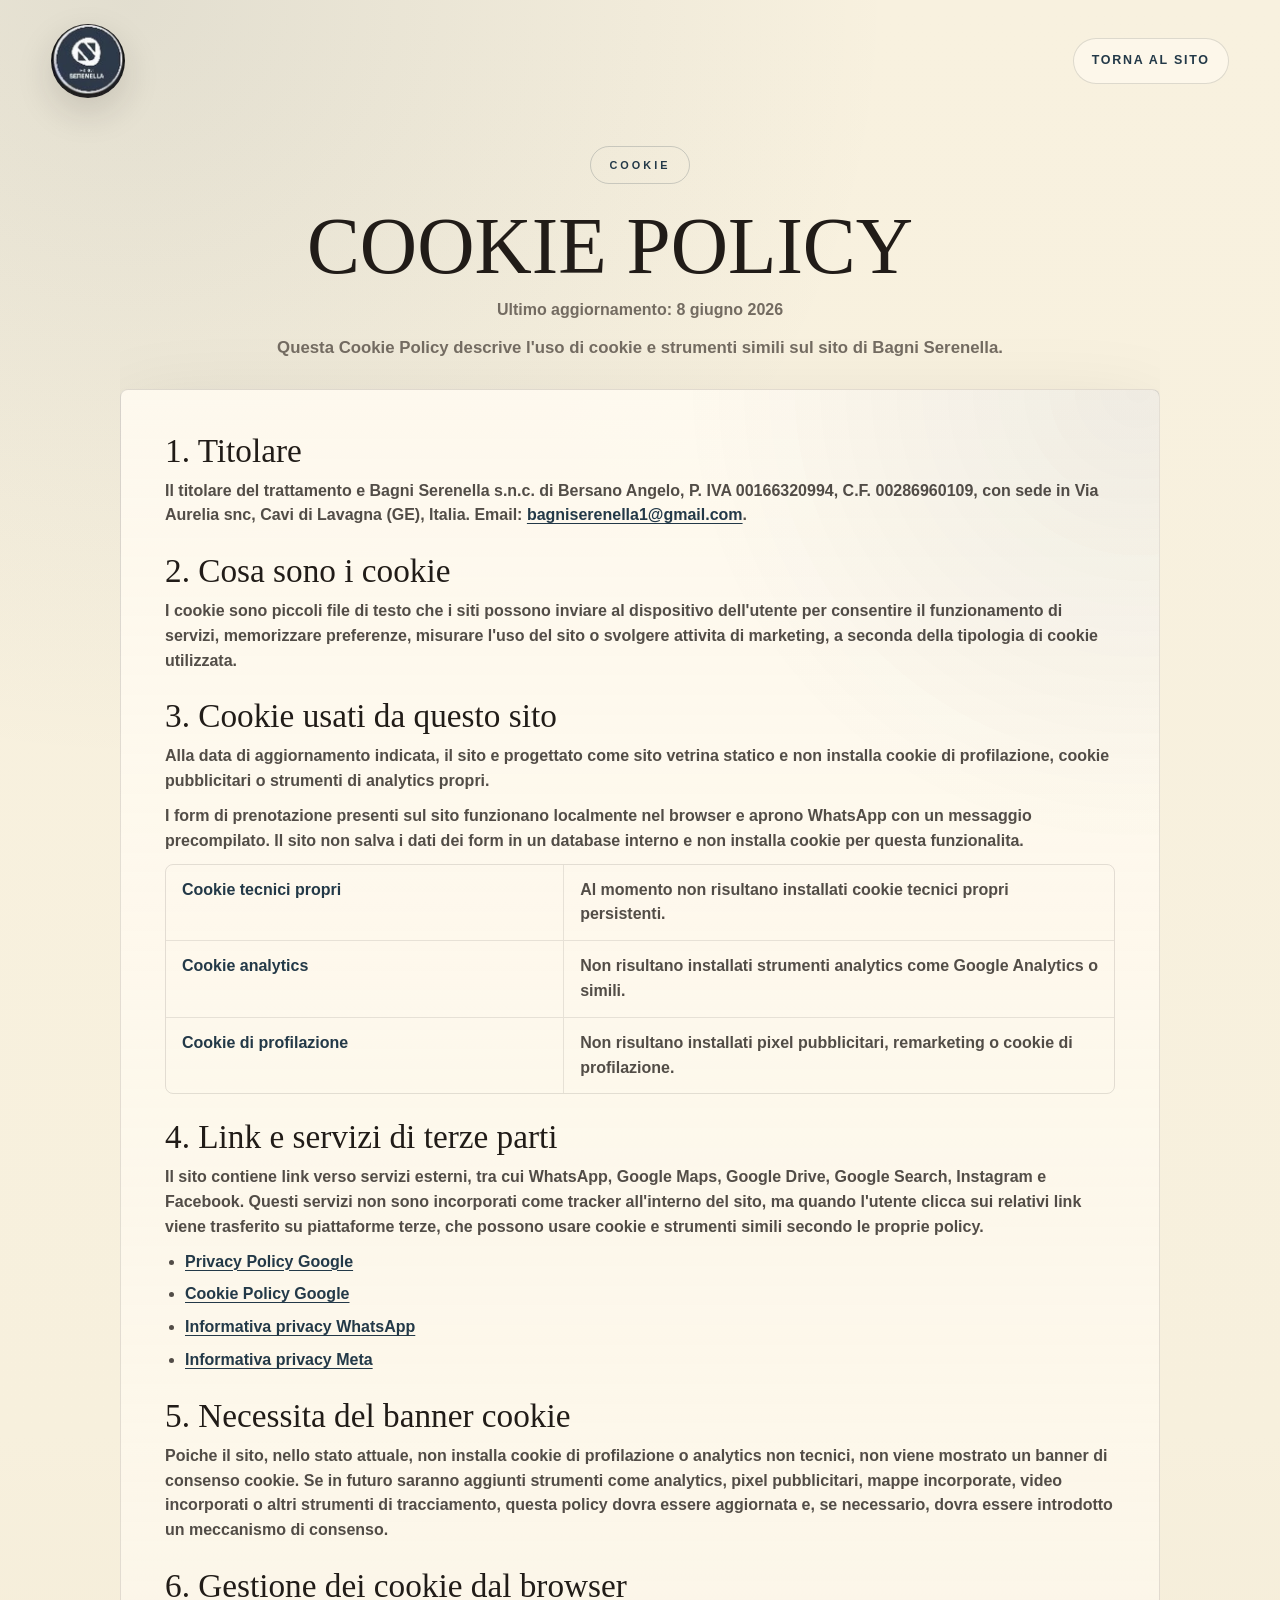
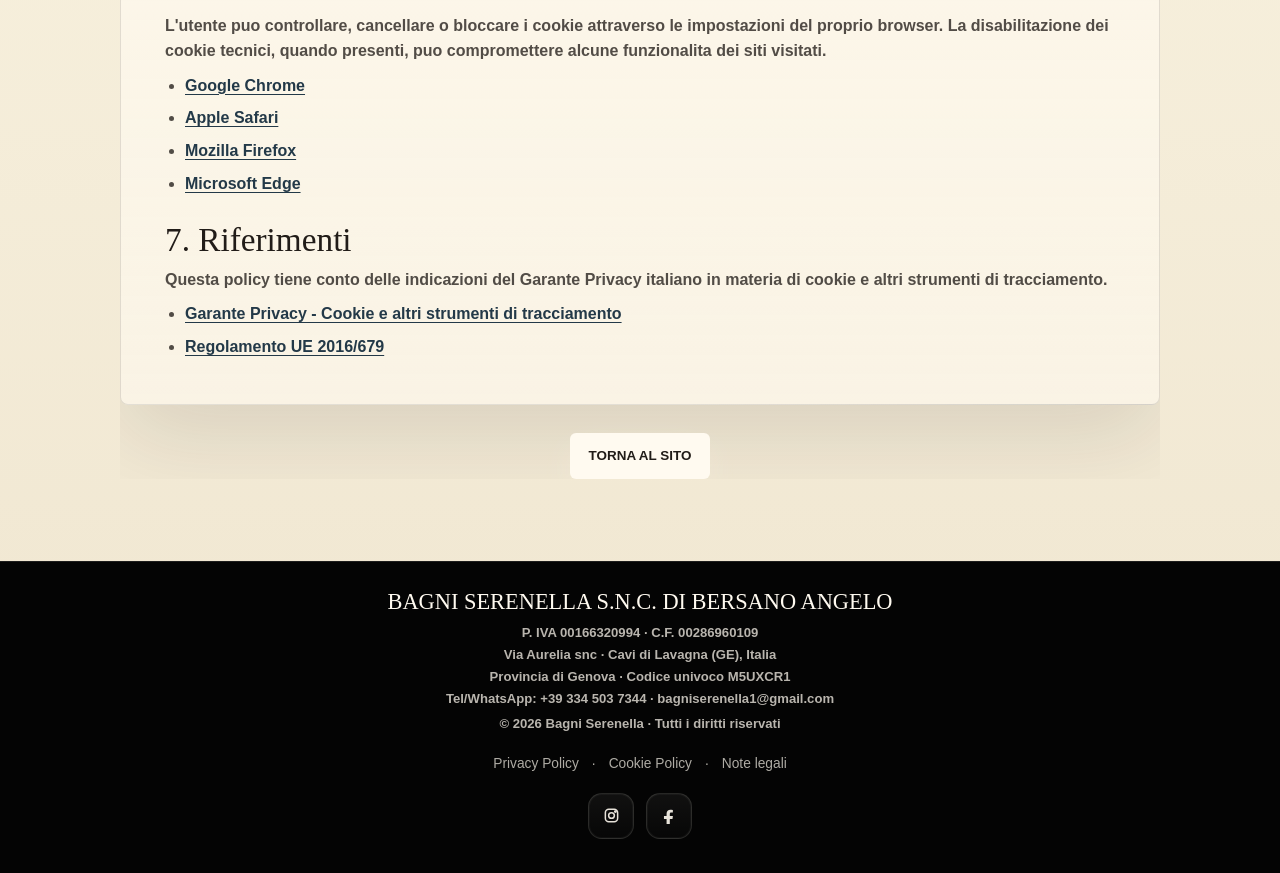
<file: cookie-policy.html>
<!doctype html>
<html lang="it">
  <head>
    <meta charset="utf-8" />
    <meta name="viewport" content="width=device-width, initial-scale=1" />
    <title>Cookie Policy | Bagni Serenella</title>
    <meta
      name="description"
      content="Cookie Policy di Bagni Serenella: informazioni su cookie tecnici, strumenti di terze parti e aggiornamenti futuri."
    />
    <link rel="stylesheet" href="site.css?v=20260808-webp" />
  </head>
  <body class="legal-page">
    <header class="legal-topbar" aria-label="Navigazione legale">
      <a href="index.html#top" aria-label="Torna alla home di Bagni Serenella">
        <img src="assets/logo-serenella.webp" alt="Bagni Serenella"  decoding="async"  loading="eager" />
      </a>
      <a href="index.html#top">Torna al sito</a>
    </header>

    <main class="legal-main">
      <div class="legal-hero">
        <span class="legal-kicker">Cookie</span>
        <h1>Cookie Policy</h1>
        <p class="legal-updated">Ultimo aggiornamento: 8 giugno 2026</p>
        <p class="legal-intro">
          Questa Cookie Policy descrive l'uso di cookie e strumenti simili sul sito di Bagni Serenella.
        </p>
      </div>

      <article class="legal-card">
        <section>
          <h2>1. Titolare</h2>
          <p>
            Il titolare del trattamento e Bagni Serenella s.n.c. di Bersano Angelo, P. IVA 00166320994, C.F.
            00286960109, con sede in Via Aurelia snc, Cavi di Lavagna (GE), Italia. Email:
            <a href="mailto:bagniserenella1@gmail.com">bagniserenella1@gmail.com</a>.
          </p>
        </section>

        <section>
          <h2>2. Cosa sono i cookie</h2>
          <p>
            I cookie sono piccoli file di testo che i siti possono inviare al dispositivo dell'utente per consentire il
            funzionamento di servizi, memorizzare preferenze, misurare l'uso del sito o svolgere attivita di marketing,
            a seconda della tipologia di cookie utilizzata.
          </p>
        </section>

        <section>
          <h2>3. Cookie usati da questo sito</h2>
          <p>
            Alla data di aggiornamento indicata, il sito e progettato come sito vetrina statico e non installa cookie di
            profilazione, cookie pubblicitari o strumenti di analytics propri.
          </p>
          <p>
            I form di prenotazione presenti sul sito funzionano localmente nel browser e aprono WhatsApp con un messaggio
            precompilato. Il sito non salva i dati dei form in un database interno e non installa cookie per questa
            funzionalita.
          </p>
          <div class="legal-table">
            <div>
              <span>Cookie tecnici propri</span>
              <span>Al momento non risultano installati cookie tecnici propri persistenti.</span>
            </div>
            <div>
              <span>Cookie analytics</span>
              <span>Non risultano installati strumenti analytics come Google Analytics o simili.</span>
            </div>
            <div>
              <span>Cookie di profilazione</span>
              <span>Non risultano installati pixel pubblicitari, remarketing o cookie di profilazione.</span>
            </div>
          </div>
        </section>

        <section>
          <h2>4. Link e servizi di terze parti</h2>
          <p>
            Il sito contiene link verso servizi esterni, tra cui WhatsApp, Google Maps, Google Drive, Google Search,
            Instagram e Facebook. Questi servizi non sono incorporati come tracker all'interno del sito, ma quando
            l'utente clicca sui relativi link viene trasferito su piattaforme terze, che possono usare cookie e strumenti
            simili secondo le proprie policy.
          </p>
          <ul>
            <li><a href="https://policies.google.com/privacy?hl=it" target="_blank" rel="noopener">Privacy Policy Google</a></li>
            <li><a href="https://policies.google.com/technologies/cookies?hl=it" target="_blank" rel="noopener">Cookie Policy Google</a></li>
            <li><a href="https://www.whatsapp.com/legal/privacy-policy-eea" target="_blank" rel="noopener">Informativa privacy WhatsApp</a></li>
            <li><a href="https://www.facebook.com/privacy/policy/" target="_blank" rel="noopener">Informativa privacy Meta</a></li>
          </ul>
        </section>

        <section>
          <h2>5. Necessita del banner cookie</h2>
          <p>
            Poiche il sito, nello stato attuale, non installa cookie di profilazione o analytics non tecnici, non viene
            mostrato un banner di consenso cookie. Se in futuro saranno aggiunti strumenti come analytics, pixel
            pubblicitari, mappe incorporate, video incorporati o altri strumenti di tracciamento, questa policy dovra
            essere aggiornata e, se necessario, dovra essere introdotto un meccanismo di consenso.
          </p>
        </section>

        <section>
          <h2>6. Gestione dei cookie dal browser</h2>
          <p>
            L'utente puo controllare, cancellare o bloccare i cookie attraverso le impostazioni del proprio browser. La
            disabilitazione dei cookie tecnici, quando presenti, puo compromettere alcune funzionalita dei siti visitati.
          </p>
          <ul>
            <li><a href="https://support.google.com/chrome/answer/95647?hl=it" target="_blank" rel="noopener">Google Chrome</a></li>
            <li><a href="https://support.apple.com/it-it/guide/safari/sfri11471/mac" target="_blank" rel="noopener">Apple Safari</a></li>
            <li><a href="https://support.mozilla.org/it/kb/Gestione%20dei%20cookie" target="_blank" rel="noopener">Mozilla Firefox</a></li>
            <li><a href="https://support.microsoft.com/it-it/windows/gestire-i-cookie-in-microsoft-edge" target="_blank" rel="noopener">Microsoft Edge</a></li>
          </ul>
        </section>

        <section>
          <h2>7. Riferimenti</h2>
          <p>
            Questa policy tiene conto delle indicazioni del Garante Privacy italiano in materia di cookie e altri
            strumenti di tracciamento.
          </p>
          <ul>
            <li><a href="https://www.garanteprivacy.it/temi/cookie" target="_blank" rel="noopener">Garante Privacy - Cookie e altri strumenti di tracciamento</a></li>
            <li><a href="https://eur-lex.europa.eu/eli/reg/2016/679/oj?locale=it" target="_blank" rel="noopener">Regolamento UE 2016/679</a></li>
          </ul>
        </section>
      </article>

      <div class="legal-back">
        <a class="button button-primary" href="index.html#top">Torna al sito</a>
      </div>
    </main>

    <footer class="site-footer">
      <div class="footer-legal-shell">
        <p class="footer-company-name">Bagni Serenella s.n.c. di Bersano Angelo</p>
        <p class="footer-line">P. IVA 00166320994 · C.F. 00286960109</p>
        <p class="footer-line">Via Aurelia snc · Cavi di Lavagna (GE), Italia</p>
        <p class="footer-line">Provincia di Genova · Codice univoco M5UXCR1</p>
        <p class="footer-line">
          Tel/WhatsApp: <a href="tel:+393345037344">+39 334 503 7344</a> ·
          <a href="mailto:bagniserenella1@gmail.com">bagniserenella1@gmail.com</a>
        </p>
        <p class="footer-copy">© 2026 Bagni Serenella · Tutti i diritti riservati</p>
        <nav class="footer-legal-links" aria-label="Link legali">
          <a href="privacy-policy.html">Privacy Policy</a>
          <span aria-hidden="true">·</span>
          <a href="cookie-policy.html">Cookie Policy</a>
          <span aria-hidden="true">·</span>
          <a href="note-legali.html">Note legali</a>
        </nav>
        <div class="footer-social" aria-label="Social Bagni Serenella">
          <a href="https://www.instagram.com/bagniserenella/" target="_blank" rel="noopener" aria-label="Instagram">
            <svg aria-hidden="true" viewBox="0 0 24 24" focusable="false">
              <rect x="4.25" y="4.25" width="15.5" height="15.5" rx="4.4"></rect>
              <circle cx="12" cy="12" r="3.6"></circle>
              <circle cx="16.9" cy="7.1" r="0.9"></circle>
            </svg>
          </a>
          <a href="https://www.facebook.com/search/top?q=bagni%20serenella" target="_blank" rel="noopener" aria-label="Facebook">
            <svg class="facebook-icon" aria-hidden="true" viewBox="0 0 24 24" focusable="false">
              <path d="M14.2 8.25h2.05V4.9a10.7 10.7 0 0 0-2.98-.16c-2.95 0-4.96 1.8-4.96 5.1v2.88H5v3.75h3.31v6.28h4.08v-6.28h3.38l.54-3.75h-3.92v-2.5c0-1.08.3-1.97 1.81-1.97Z"></path>
            </svg>
          </a>
        </div>
      </div>
    </footer>
  </body>
</html>
</file>
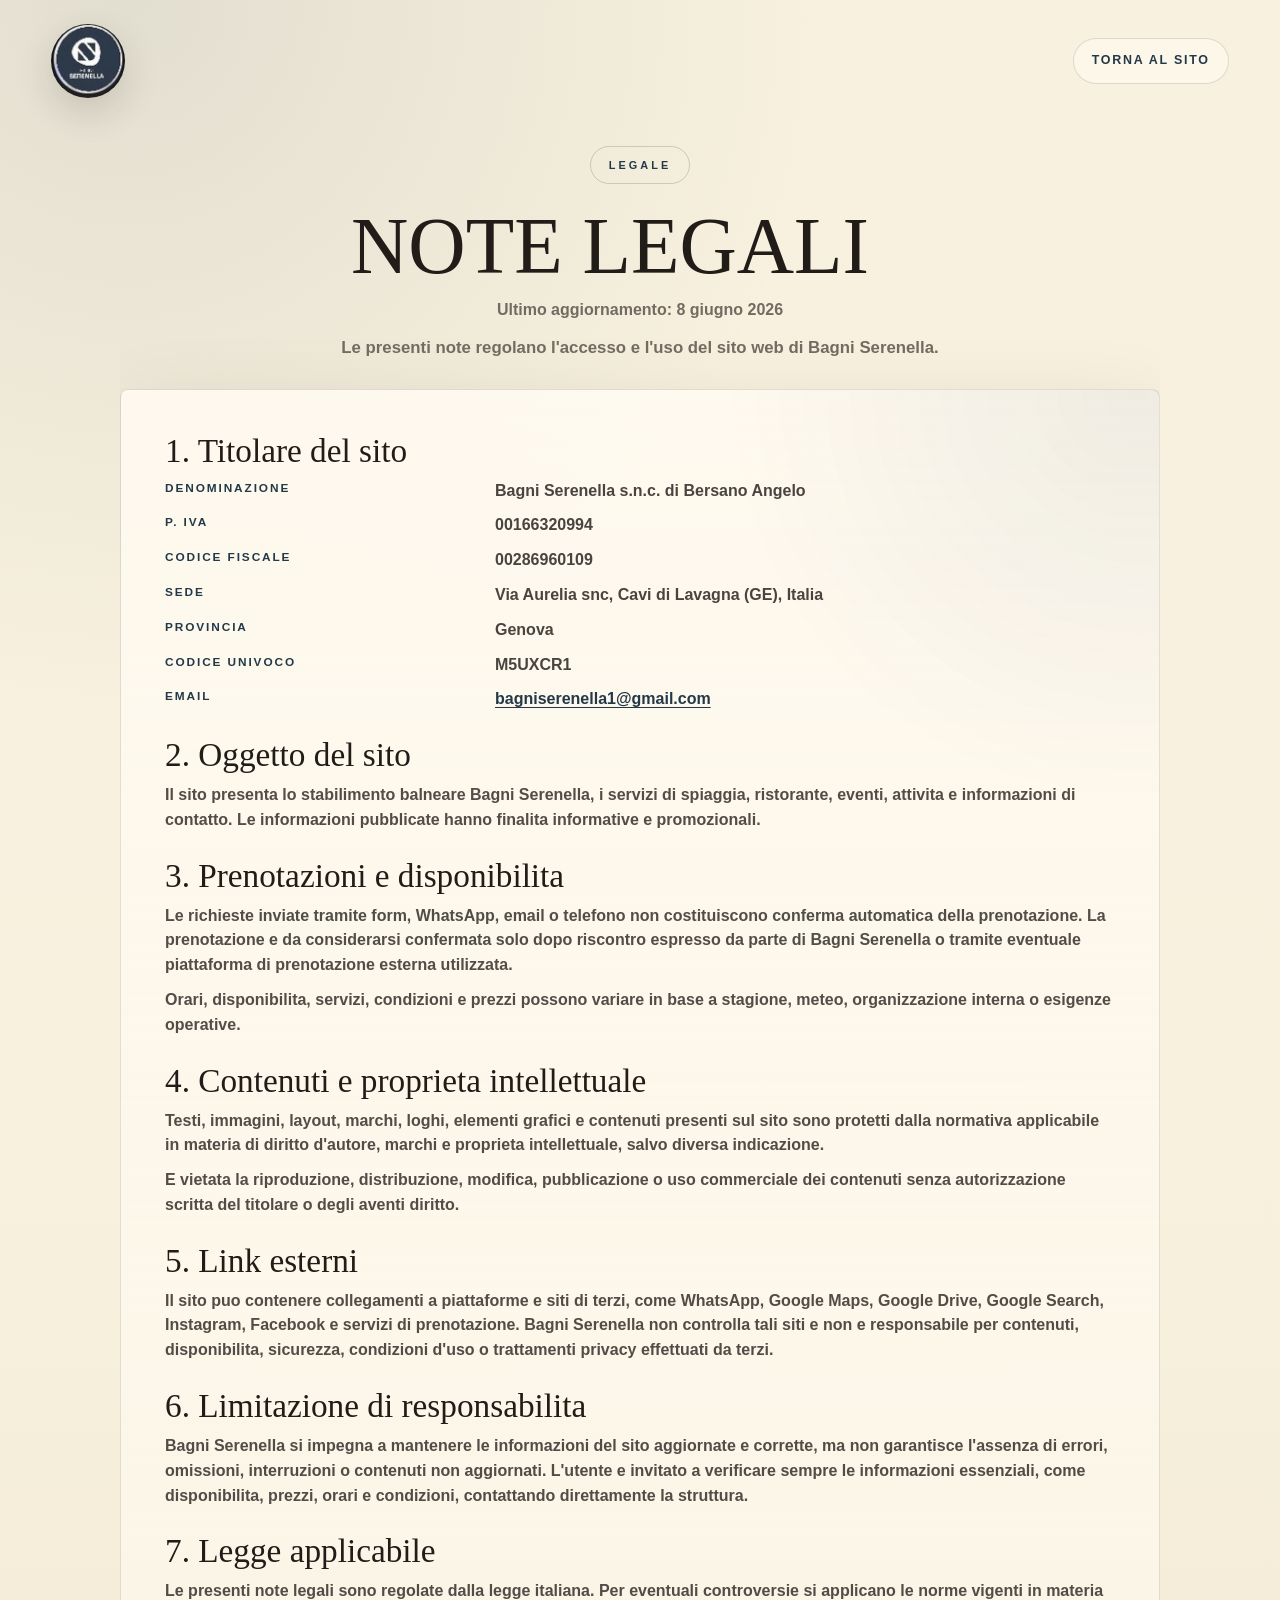
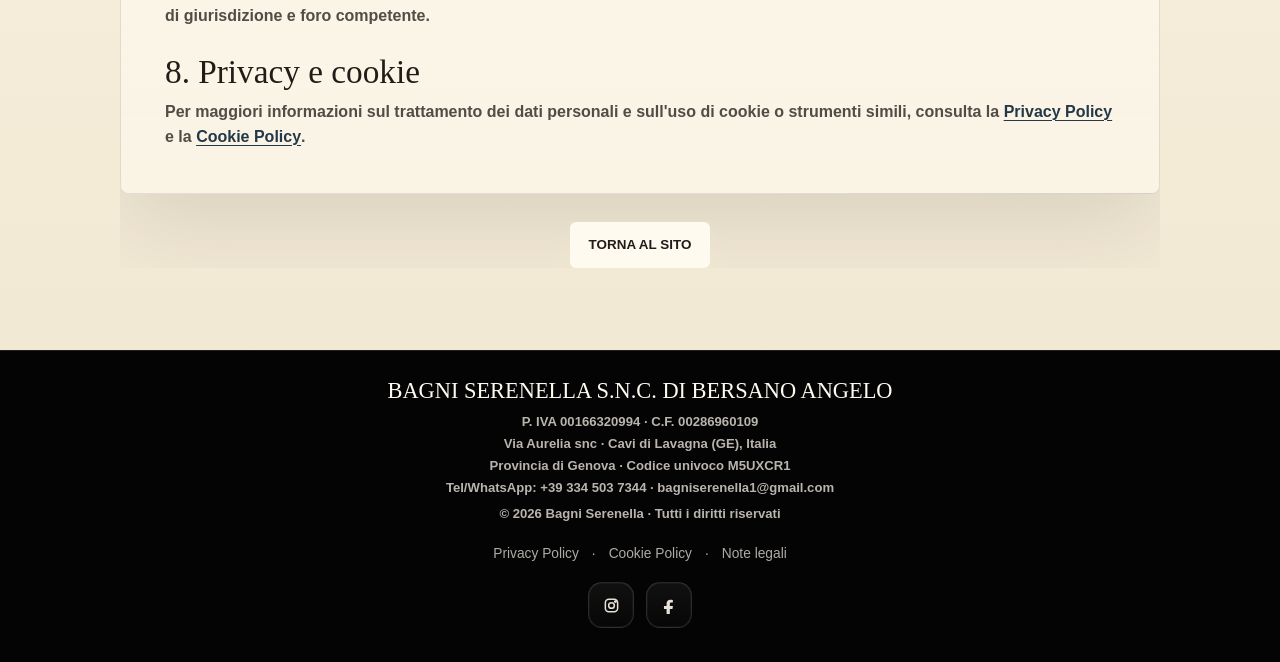
<file: note-legali.html>
<!doctype html>
<html lang="it">
  <head>
    <meta charset="utf-8" />
    <meta name="viewport" content="width=device-width, initial-scale=1" />
    <title>Note legali | Bagni Serenella</title>
    <meta
      name="description"
      content="Note legali del sito Bagni Serenella: titolare, dati societari, proprieta dei contenuti, responsabilita e link esterni."
    />
    <link rel="stylesheet" href="site.css?v=20260808-webp" />
  </head>
  <body class="legal-page">
    <header class="legal-topbar" aria-label="Navigazione legale">
      <a href="index.html#top" aria-label="Torna alla home di Bagni Serenella">
        <img src="assets/logo-serenella.webp" alt="Bagni Serenella"  decoding="async"  loading="eager" />
      </a>
      <a href="index.html#top">Torna al sito</a>
    </header>

    <main class="legal-main">
      <div class="legal-hero">
        <span class="legal-kicker">Legale</span>
        <h1>Note legali</h1>
        <p class="legal-updated">Ultimo aggiornamento: 8 giugno 2026</p>
        <p class="legal-intro">
          Le presenti note regolano l'accesso e l'uso del sito web di Bagni Serenella.
        </p>
      </div>

      <article class="legal-card">
        <section>
          <h2>1. Titolare del sito</h2>
          <dl class="legal-details">
            <dt>Denominazione</dt>
            <dd>Bagni Serenella s.n.c. di Bersano Angelo</dd>
            <dt>P. IVA</dt>
            <dd>00166320994</dd>
            <dt>Codice fiscale</dt>
            <dd>00286960109</dd>
            <dt>Sede</dt>
            <dd>Via Aurelia snc, Cavi di Lavagna (GE), Italia</dd>
            <dt>Provincia</dt>
            <dd>Genova</dd>
            <dt>Codice univoco</dt>
            <dd>M5UXCR1</dd>
            <dt>Email</dt>
            <dd><a href="mailto:bagniserenella1@gmail.com">bagniserenella1@gmail.com</a></dd>
          </dl>
        </section>

        <section>
          <h2>2. Oggetto del sito</h2>
          <p>
            Il sito presenta lo stabilimento balneare Bagni Serenella, i servizi di spiaggia, ristorante, eventi,
            attivita e informazioni di contatto. Le informazioni pubblicate hanno finalita informative e promozionali.
          </p>
        </section>

        <section>
          <h2>3. Prenotazioni e disponibilita</h2>
          <p>
            Le richieste inviate tramite form, WhatsApp, email o telefono non costituiscono conferma automatica della
            prenotazione. La prenotazione e da considerarsi confermata solo dopo riscontro espresso da parte di Bagni
            Serenella o tramite eventuale piattaforma di prenotazione esterna utilizzata.
          </p>
          <p>
            Orari, disponibilita, servizi, condizioni e prezzi possono variare in base a stagione, meteo, organizzazione
            interna o esigenze operative.
          </p>
        </section>

        <section>
          <h2>4. Contenuti e proprieta intellettuale</h2>
          <p>
            Testi, immagini, layout, marchi, loghi, elementi grafici e contenuti presenti sul sito sono protetti dalla
            normativa applicabile in materia di diritto d'autore, marchi e proprieta intellettuale, salvo diversa
            indicazione.
          </p>
          <p>
            E vietata la riproduzione, distribuzione, modifica, pubblicazione o uso commerciale dei contenuti senza
            autorizzazione scritta del titolare o degli aventi diritto.
          </p>
        </section>

        <section>
          <h2>5. Link esterni</h2>
          <p>
            Il sito puo contenere collegamenti a piattaforme e siti di terzi, come WhatsApp, Google Maps, Google Drive,
            Google Search, Instagram, Facebook e servizi di prenotazione. Bagni Serenella non controlla tali siti e non e
            responsabile per contenuti, disponibilita, sicurezza, condizioni d'uso o trattamenti privacy effettuati da
            terzi.
          </p>
        </section>

        <section>
          <h2>6. Limitazione di responsabilita</h2>
          <p>
            Bagni Serenella si impegna a mantenere le informazioni del sito aggiornate e corrette, ma non garantisce
            l'assenza di errori, omissioni, interruzioni o contenuti non aggiornati. L'utente e invitato a verificare
            sempre le informazioni essenziali, come disponibilita, prezzi, orari e condizioni, contattando direttamente
            la struttura.
          </p>
        </section>

        <section>
          <h2>7. Legge applicabile</h2>
          <p>
            Le presenti note legali sono regolate dalla legge italiana. Per eventuali controversie si applicano le norme
            vigenti in materia di giurisdizione e foro competente.
          </p>
        </section>

        <section>
          <h2>8. Privacy e cookie</h2>
          <p>
            Per maggiori informazioni sul trattamento dei dati personali e sull'uso di cookie o strumenti simili, consulta
            la <a href="privacy-policy.html">Privacy Policy</a> e la
            <a href="cookie-policy.html">Cookie Policy</a>.
          </p>
        </section>
      </article>

      <div class="legal-back">
        <a class="button button-primary" href="index.html#top">Torna al sito</a>
      </div>
    </main>

    <footer class="site-footer">
      <div class="footer-legal-shell">
        <p class="footer-company-name">Bagni Serenella s.n.c. di Bersano Angelo</p>
        <p class="footer-line">P. IVA 00166320994 · C.F. 00286960109</p>
        <p class="footer-line">Via Aurelia snc · Cavi di Lavagna (GE), Italia</p>
        <p class="footer-line">Provincia di Genova · Codice univoco M5UXCR1</p>
        <p class="footer-line">
          Tel/WhatsApp: <a href="tel:+393345037344">+39 334 503 7344</a> ·
          <a href="mailto:bagniserenella1@gmail.com">bagniserenella1@gmail.com</a>
        </p>
        <p class="footer-copy">© 2026 Bagni Serenella · Tutti i diritti riservati</p>
        <nav class="footer-legal-links" aria-label="Link legali">
          <a href="privacy-policy.html">Privacy Policy</a>
          <span aria-hidden="true">·</span>
          <a href="cookie-policy.html">Cookie Policy</a>
          <span aria-hidden="true">·</span>
          <a href="note-legali.html">Note legali</a>
        </nav>
        <div class="footer-social" aria-label="Social Bagni Serenella">
          <a href="https://www.instagram.com/bagniserenella/" target="_blank" rel="noopener" aria-label="Instagram">
            <svg aria-hidden="true" viewBox="0 0 24 24" focusable="false">
              <rect x="4.25" y="4.25" width="15.5" height="15.5" rx="4.4"></rect>
              <circle cx="12" cy="12" r="3.6"></circle>
              <circle cx="16.9" cy="7.1" r="0.9"></circle>
            </svg>
          </a>
          <a href="https://www.facebook.com/search/top?q=bagni%20serenella" target="_blank" rel="noopener" aria-label="Facebook">
            <svg class="facebook-icon" aria-hidden="true" viewBox="0 0 24 24" focusable="false">
              <path d="M14.2 8.25h2.05V4.9a10.7 10.7 0 0 0-2.98-.16c-2.95 0-4.96 1.8-4.96 5.1v2.88H5v3.75h3.31v6.28h4.08v-6.28h3.38l.54-3.75h-3.92v-2.5c0-1.08.3-1.97 1.81-1.97Z"></path>
            </svg>
          </a>
        </div>
      </div>
    </footer>
  </body>
</html>
</file>
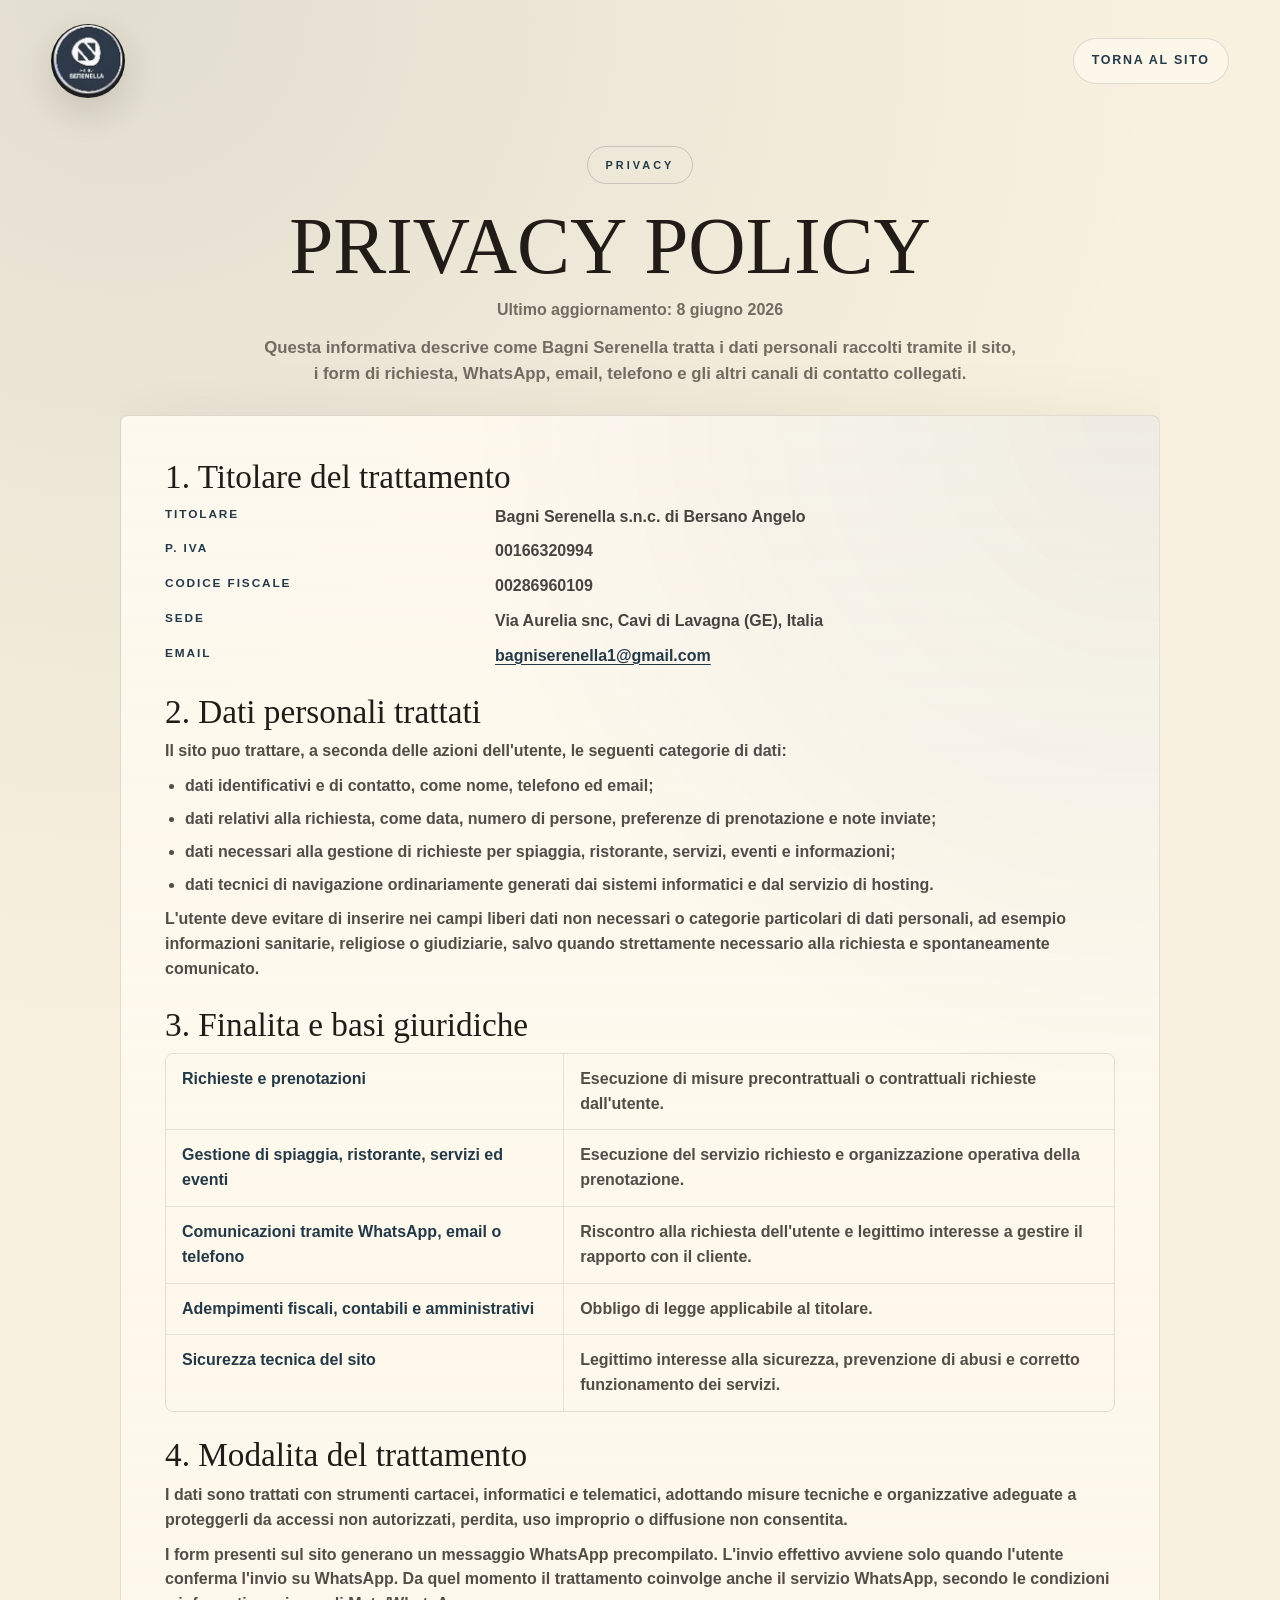
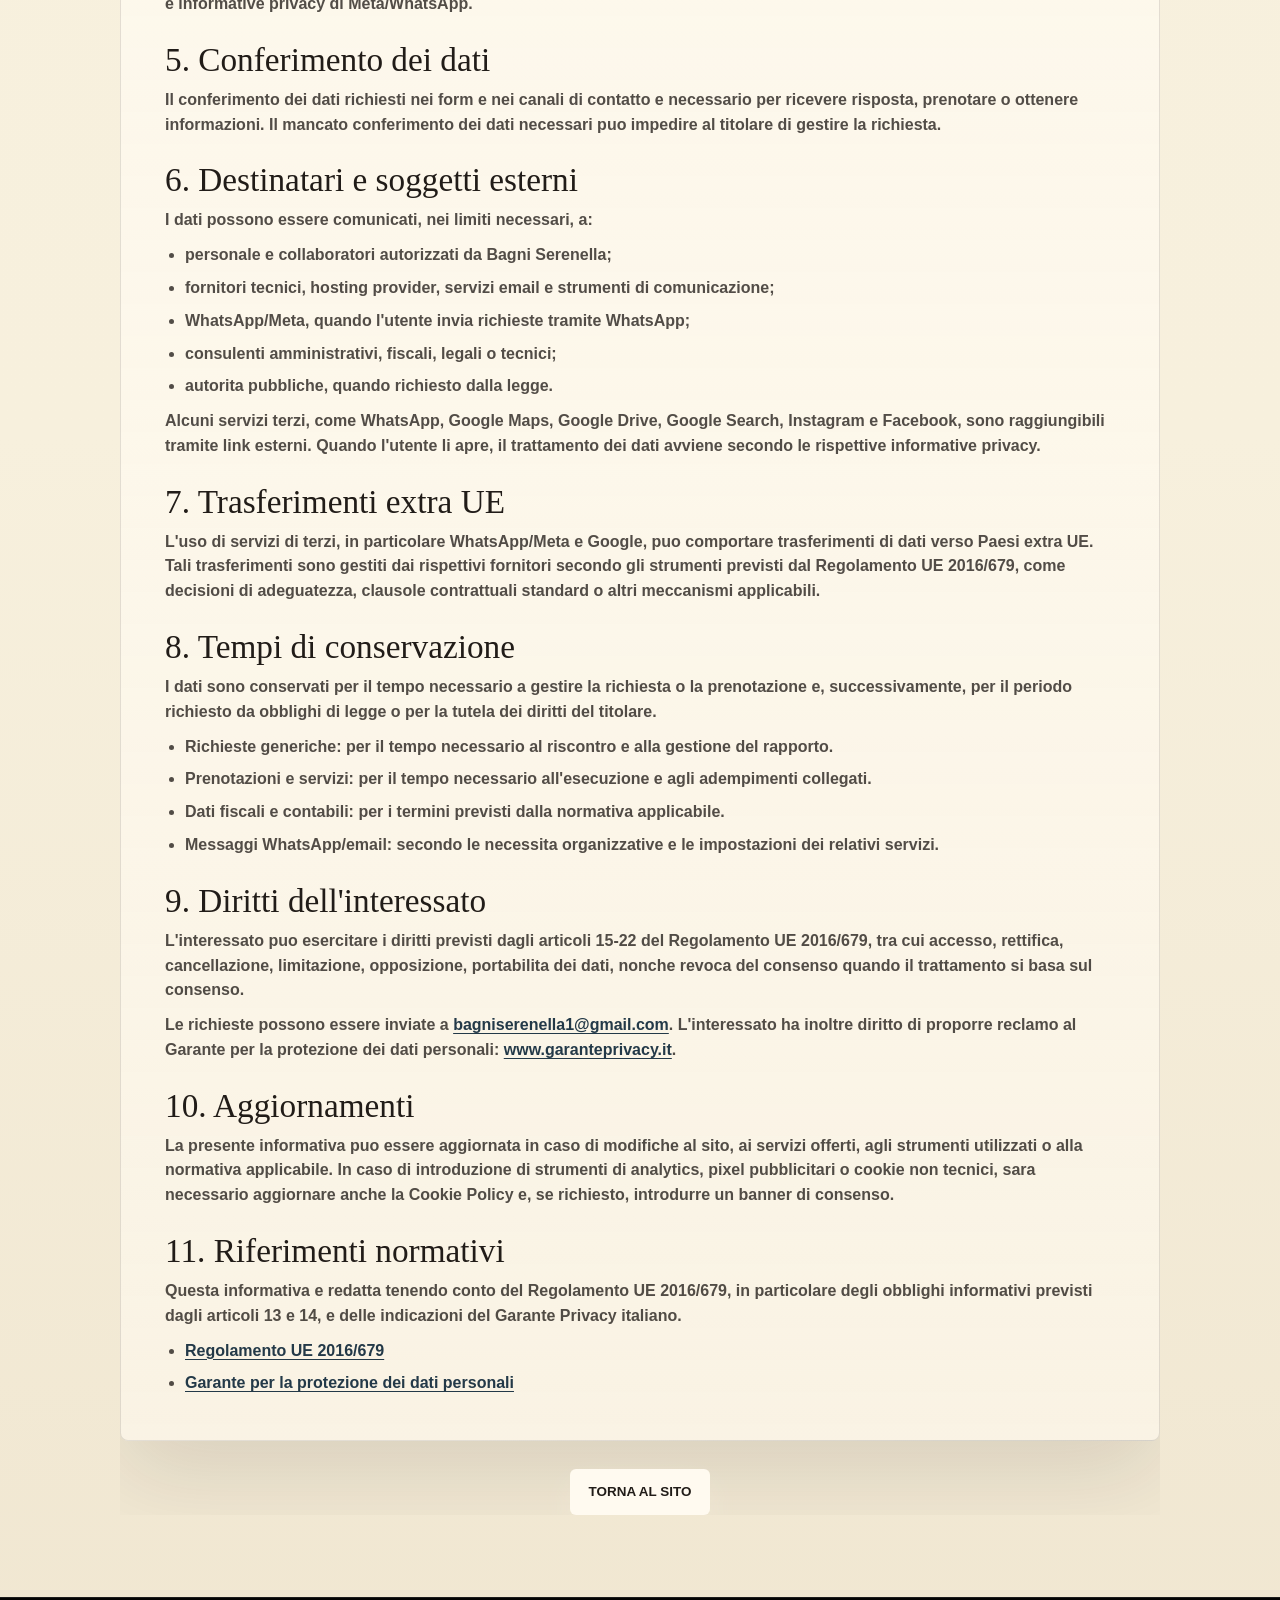
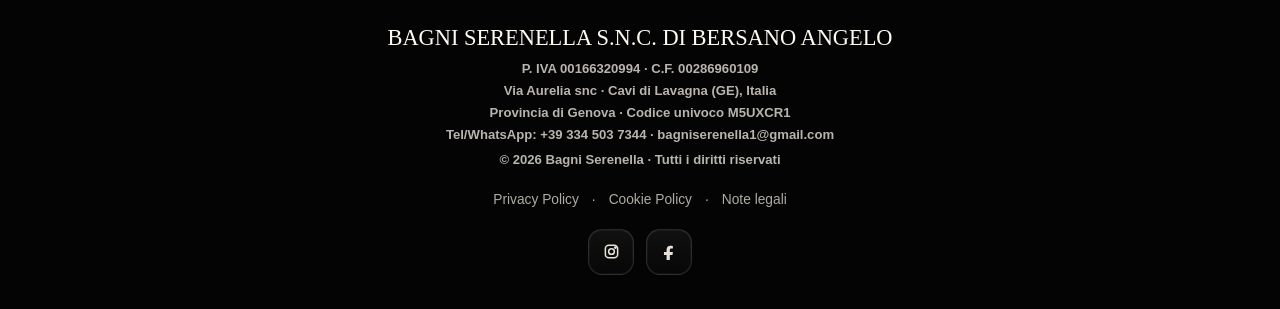
<file: privacy-policy.html>
<!doctype html>
<html lang="it">
  <head>
    <meta charset="utf-8" />
    <meta name="viewport" content="width=device-width, initial-scale=1" />
    <title>Privacy Policy | Bagni Serenella</title>
    <meta
      name="description"
      content="Informativa privacy di Bagni Serenella: trattamento dei dati per richieste, prenotazioni, contatti e servizi collegati al sito."
    />
    <link rel="stylesheet" href="site.css?v=20260808-webp" />
  </head>
  <body class="legal-page">
    <header class="legal-topbar" aria-label="Navigazione legale">
      <a href="index.html#top" aria-label="Torna alla home di Bagni Serenella">
        <img src="assets/logo-serenella.webp" alt="Bagni Serenella"  decoding="async"  loading="eager" />
      </a>
      <a href="index.html#top">Torna al sito</a>
    </header>

    <main class="legal-main">
      <div class="legal-hero">
        <span class="legal-kicker">Privacy</span>
        <h1>Privacy Policy</h1>
        <p class="legal-updated">Ultimo aggiornamento: 8 giugno 2026</p>
        <p class="legal-intro">
          Questa informativa descrive come Bagni Serenella tratta i dati personali raccolti tramite il sito, i form di
          richiesta, WhatsApp, email, telefono e gli altri canali di contatto collegati.
        </p>
      </div>

      <article class="legal-card">
        <section>
          <h2>1. Titolare del trattamento</h2>
          <dl class="legal-details">
            <dt>Titolare</dt>
            <dd>Bagni Serenella s.n.c. di Bersano Angelo</dd>
            <dt>P. IVA</dt>
            <dd>00166320994</dd>
            <dt>Codice fiscale</dt>
            <dd>00286960109</dd>
            <dt>Sede</dt>
            <dd>Via Aurelia snc, Cavi di Lavagna (GE), Italia</dd>
            <dt>Email</dt>
            <dd><a href="mailto:bagniserenella1@gmail.com">bagniserenella1@gmail.com</a></dd>
          </dl>
        </section>

        <section>
          <h2>2. Dati personali trattati</h2>
          <p>Il sito puo trattare, a seconda delle azioni dell'utente, le seguenti categorie di dati:</p>
          <ul>
            <li>dati identificativi e di contatto, come nome, telefono ed email;</li>
            <li>dati relativi alla richiesta, come data, numero di persone, preferenze di prenotazione e note inviate;</li>
            <li>dati necessari alla gestione di richieste per spiaggia, ristorante, servizi, eventi e informazioni;</li>
            <li>dati tecnici di navigazione ordinariamente generati dai sistemi informatici e dal servizio di hosting.</li>
          </ul>
          <p>
            L'utente deve evitare di inserire nei campi liberi dati non necessari o categorie particolari di dati
            personali, ad esempio informazioni sanitarie, religiose o giudiziarie, salvo quando strettamente necessario
            alla richiesta e spontaneamente comunicato.
          </p>
        </section>

        <section>
          <h2>3. Finalita e basi giuridiche</h2>
          <div class="legal-table">
            <div>
              <span>Richieste e prenotazioni</span>
              <span>Esecuzione di misure precontrattuali o contrattuali richieste dall'utente.</span>
            </div>
            <div>
              <span>Gestione di spiaggia, ristorante, servizi ed eventi</span>
              <span>Esecuzione del servizio richiesto e organizzazione operativa della prenotazione.</span>
            </div>
            <div>
              <span>Comunicazioni tramite WhatsApp, email o telefono</span>
              <span>Riscontro alla richiesta dell'utente e legittimo interesse a gestire il rapporto con il cliente.</span>
            </div>
            <div>
              <span>Adempimenti fiscali, contabili e amministrativi</span>
              <span>Obbligo di legge applicabile al titolare.</span>
            </div>
            <div>
              <span>Sicurezza tecnica del sito</span>
              <span>Legittimo interesse alla sicurezza, prevenzione di abusi e corretto funzionamento dei servizi.</span>
            </div>
          </div>
        </section>

        <section>
          <h2>4. Modalita del trattamento</h2>
          <p>
            I dati sono trattati con strumenti cartacei, informatici e telematici, adottando misure tecniche e
            organizzative adeguate a proteggerli da accessi non autorizzati, perdita, uso improprio o diffusione non
            consentita.
          </p>
          <p>
            I form presenti sul sito generano un messaggio WhatsApp precompilato. L'invio effettivo avviene solo quando
            l'utente conferma l'invio su WhatsApp. Da quel momento il trattamento coinvolge anche il servizio WhatsApp,
            secondo le condizioni e informative privacy di Meta/WhatsApp.
          </p>
        </section>

        <section>
          <h2>5. Conferimento dei dati</h2>
          <p>
            Il conferimento dei dati richiesti nei form e nei canali di contatto e necessario per ricevere risposta,
            prenotare o ottenere informazioni. Il mancato conferimento dei dati necessari puo impedire al titolare di
            gestire la richiesta.
          </p>
        </section>

        <section>
          <h2>6. Destinatari e soggetti esterni</h2>
          <p>I dati possono essere comunicati, nei limiti necessari, a:</p>
          <ul>
            <li>personale e collaboratori autorizzati da Bagni Serenella;</li>
            <li>fornitori tecnici, hosting provider, servizi email e strumenti di comunicazione;</li>
            <li>WhatsApp/Meta, quando l'utente invia richieste tramite WhatsApp;</li>
            <li>consulenti amministrativi, fiscali, legali o tecnici;</li>
            <li>autorita pubbliche, quando richiesto dalla legge.</li>
          </ul>
          <p>
            Alcuni servizi terzi, come WhatsApp, Google Maps, Google Drive, Google Search, Instagram e Facebook, sono
            raggiungibili tramite link esterni. Quando l'utente li apre, il trattamento dei dati avviene secondo le
            rispettive informative privacy.
          </p>
        </section>

        <section>
          <h2>7. Trasferimenti extra UE</h2>
          <p>
            L'uso di servizi di terzi, in particolare WhatsApp/Meta e Google, puo comportare trasferimenti di dati verso
            Paesi extra UE. Tali trasferimenti sono gestiti dai rispettivi fornitori secondo gli strumenti previsti dal
            Regolamento UE 2016/679, come decisioni di adeguatezza, clausole contrattuali standard o altri meccanismi
            applicabili.
          </p>
        </section>

        <section>
          <h2>8. Tempi di conservazione</h2>
          <p>
            I dati sono conservati per il tempo necessario a gestire la richiesta o la prenotazione e, successivamente,
            per il periodo richiesto da obblighi di legge o per la tutela dei diritti del titolare.
          </p>
          <ul>
            <li>Richieste generiche: per il tempo necessario al riscontro e alla gestione del rapporto.</li>
            <li>Prenotazioni e servizi: per il tempo necessario all'esecuzione e agli adempimenti collegati.</li>
            <li>Dati fiscali e contabili: per i termini previsti dalla normativa applicabile.</li>
            <li>Messaggi WhatsApp/email: secondo le necessita organizzative e le impostazioni dei relativi servizi.</li>
          </ul>
        </section>

        <section>
          <h2>9. Diritti dell'interessato</h2>
          <p>
            L'interessato puo esercitare i diritti previsti dagli articoli 15-22 del Regolamento UE 2016/679, tra cui
            accesso, rettifica, cancellazione, limitazione, opposizione, portabilita dei dati, nonche revoca del consenso
            quando il trattamento si basa sul consenso.
          </p>
          <p>
            Le richieste possono essere inviate a
            <a href="mailto:bagniserenella1@gmail.com">bagniserenella1@gmail.com</a>. L'interessato ha inoltre diritto di
            proporre reclamo al Garante per la protezione dei dati personali:
            <a href="https://www.garanteprivacy.it/" target="_blank" rel="noopener">www.garanteprivacy.it</a>.
          </p>
        </section>

        <section>
          <h2>10. Aggiornamenti</h2>
          <p>
            La presente informativa puo essere aggiornata in caso di modifiche al sito, ai servizi offerti, agli strumenti
            utilizzati o alla normativa applicabile. In caso di introduzione di strumenti di analytics, pixel pubblicitari
            o cookie non tecnici, sara necessario aggiornare anche la Cookie Policy e, se richiesto, introdurre un banner
            di consenso.
          </p>
        </section>

        <section>
          <h2>11. Riferimenti normativi</h2>
          <p>
            Questa informativa e redatta tenendo conto del Regolamento UE 2016/679, in particolare degli obblighi
            informativi previsti dagli articoli 13 e 14, e delle indicazioni del Garante Privacy italiano.
          </p>
          <ul>
            <li><a href="https://eur-lex.europa.eu/eli/reg/2016/679/oj?locale=it" target="_blank" rel="noopener">Regolamento UE 2016/679</a></li>
            <li><a href="https://www.garanteprivacy.it/" target="_blank" rel="noopener">Garante per la protezione dei dati personali</a></li>
          </ul>
        </section>
      </article>

      <div class="legal-back">
        <a class="button button-primary" href="index.html#top">Torna al sito</a>
      </div>
    </main>

    <footer class="site-footer">
      <div class="footer-legal-shell">
        <p class="footer-company-name">Bagni Serenella s.n.c. di Bersano Angelo</p>
        <p class="footer-line">P. IVA 00166320994 · C.F. 00286960109</p>
        <p class="footer-line">Via Aurelia snc · Cavi di Lavagna (GE), Italia</p>
        <p class="footer-line">Provincia di Genova · Codice univoco M5UXCR1</p>
        <p class="footer-line">
          Tel/WhatsApp: <a href="tel:+393345037344">+39 334 503 7344</a> ·
          <a href="mailto:bagniserenella1@gmail.com">bagniserenella1@gmail.com</a>
        </p>
        <p class="footer-copy">© 2026 Bagni Serenella · Tutti i diritti riservati</p>
        <nav class="footer-legal-links" aria-label="Link legali">
          <a href="privacy-policy.html">Privacy Policy</a>
          <span aria-hidden="true">·</span>
          <a href="cookie-policy.html">Cookie Policy</a>
          <span aria-hidden="true">·</span>
          <a href="note-legali.html">Note legali</a>
        </nav>
        <div class="footer-social" aria-label="Social Bagni Serenella">
          <a href="https://www.instagram.com/bagniserenella/" target="_blank" rel="noopener" aria-label="Instagram">
            <svg aria-hidden="true" viewBox="0 0 24 24" focusable="false">
              <rect x="4.25" y="4.25" width="15.5" height="15.5" rx="4.4"></rect>
              <circle cx="12" cy="12" r="3.6"></circle>
              <circle cx="16.9" cy="7.1" r="0.9"></circle>
            </svg>
          </a>
          <a href="https://www.facebook.com/search/top?q=bagni%20serenella" target="_blank" rel="noopener" aria-label="Facebook">
            <svg class="facebook-icon" aria-hidden="true" viewBox="0 0 24 24" focusable="false">
              <path d="M14.2 8.25h2.05V4.9a10.7 10.7 0 0 0-2.98-.16c-2.95 0-4.96 1.8-4.96 5.1v2.88H5v3.75h3.31v6.28h4.08v-6.28h3.38l.54-3.75h-3.92v-2.5c0-1.08.3-1.97 1.81-1.97Z"></path>
            </svg>
          </a>
        </div>
      </div>
    </footer>
  </body>
</html>
</file>
<file: site.css>
:root {
  color-scheme: light;
  --ink: #211c18;
  --muted: #736b61;
  --paper: #f7f0dd;
  --paper-strong: #eadfca;
  --white: #fffaf0;
  --sea: #233948;
  --sea-dark: #172734;
  --sun: #e1b05d;
  --coral: #a9674d;
  --green: #716b54;
  --line: rgba(33, 28, 24, 0.14);
  --shadow: 0 24px 80px rgba(33, 28, 24, 0.18);
  --radius: 8px;
  --hero-scale: 1;
  --hero-shift: 0px;
  --hero-content-y: 0px;
  --hero-content-opacity: 1;
  --hero-veil: 0;
}

* {
  box-sizing: border-box;
}

html {
  width: 100%;
  max-width: 100%;
  overflow-x: hidden;
  scroll-behavior: smooth;
}

body {
  width: 100%;
  max-width: 100%;
  overflow-x: hidden;
  margin: 0;
  background: var(--paper);
  color: var(--ink);
  font-family: "Avenir Next", Avenir, "Helvetica Neue", Arial, sans-serif;
  font-size: 16px;
  line-height: 1.55;
}

body.nav-open {
  overflow: hidden;
}

body.modal-open {
  overflow: hidden;
}

img {
  display: block;
  max-width: 100%;
}

picture {
  display: block;
}

main {
  max-width: 100%;
  overflow-x: hidden;
}

a {
  color: inherit;
  text-decoration: none;
}

button,
input,
select {
  font: inherit;
}

button {
  cursor: pointer;
}

.skip-link {
  position: fixed;
  left: 16px;
  top: 16px;
  z-index: 1000;
  padding: 10px 14px;
  background: var(--ink);
  color: var(--white);
  transform: translateY(-150%);
}

.skip-link:focus {
  transform: translateY(0);
}

.site-header {
  position: fixed;
  top: 0;
  left: 0;
  right: 0;
  z-index: 90;
  display: grid;
  grid-template-columns: 180px 1fr auto;
  align-items: center;
  gap: 24px;
  padding: 20px 34px;
  color: var(--white);
  transition: background 220ms ease, color 220ms ease, box-shadow 220ms ease, padding 220ms ease;
}

.site-header::before {
  position: absolute;
  inset: 0 0 auto;
  z-index: -1;
  height: 132px;
  background: linear-gradient(180deg, rgba(20, 13, 8, 0.82), rgba(20, 13, 8, 0));
  content: "";
  pointer-events: none;
  transition: opacity 220ms ease;
}

.site-header.is-scrolled,
.site-header.is-open {
  background: rgba(247, 240, 221, 0.96);
  color: var(--ink);
  box-shadow: 0 12px 40px rgba(33, 28, 24, 0.12);
  backdrop-filter: blur(14px);
}

.site-header.is-scrolled::before,
.site-header.is-open::before {
  opacity: 0;
}

.brand {
  display: inline-flex;
  align-items: center;
  min-width: 0;
}

.brand-logo {
  width: 76px;
  height: 76px;
  border-radius: 50%;
  object-fit: cover;
  box-shadow: 0 10px 28px rgba(0, 0, 0, 0.18);
}

.site-nav {
  display: flex;
  justify-content: center;
  gap: 34px;
  font-size: 0.82rem;
  font-weight: 650;
  text-transform: uppercase;
}

.site-nav a {
  position: relative;
  padding: 8px 0;
}

.site-nav a::after {
  position: absolute;
  left: 0;
  right: 0;
  bottom: 1px;
  height: 1px;
  background: currentColor;
  content: "";
  transform: scaleX(0);
  transform-origin: left;
  transition: transform 180ms ease;
}

.site-nav a:hover::after,
.site-nav a:focus-visible::after {
  transform: scaleX(1);
}

.header-actions {
  display: flex;
  align-items: center;
  gap: 14px;
  justify-content: flex-end;
}

.language-switch {
  gap: 9px;
  border: 1px solid rgba(255, 250, 240, 0.42);
  border-radius: 999px;
  padding: 8px 13px;
  background: rgba(255, 250, 240, 0.08);
  color: inherit;
  font-size: 0.78rem;
  font-weight: 900;
  letter-spacing: 0.12em;
}

.site-header.is-scrolled .language-switch,
.site-header.is-open .language-switch {
  border-color: rgba(35, 57, 72, 0.18);
  background: rgba(255, 250, 240, 0.55);
}

.language-switch a {
  opacity: 0.58;
  transition: opacity 160ms ease;
}

.language-switch a:hover,
.language-switch a:focus-visible,
.language-switch .is-active {
  opacity: 1;
}

.text-link {
  font-size: 0.82rem;
  font-weight: 750;
  text-transform: uppercase;
}

.nav-toggle {
  display: none;
  align-items: center;
  gap: 8px;
  border: 0;
  background: transparent;
  color: inherit;
  font-size: 0.9rem;
  font-weight: 800;
}

.nav-toggle span {
  display: block;
  width: 18px;
  height: 2px;
  background: currentColor;
}

.button {
  display: inline-flex;
  align-items: center;
  justify-content: center;
  gap: 10px;
  min-height: 46px;
  padding: 12px 18px;
  border: 1px solid transparent;
  border-radius: 6px;
  font-size: 0.84rem;
  font-weight: 850;
  text-transform: uppercase;
  line-height: 1.1;
  text-align: center;
  transition: transform 160ms ease, box-shadow 160ms ease, background 160ms ease, color 160ms ease;
}

.button:hover,
.button:focus-visible {
  transform: translateY(-1px);
}

.button-primary {
  background: var(--white);
  color: var(--ink);
  box-shadow: 0 14px 36px rgba(255, 250, 240, 0.2);
}

.button-primary:hover,
.button-primary:focus-visible {
  background: #fff4cf;
}

.button svg,
.restaurant-info-panel button svg,
.restaurant-menu-link svg {
  width: 21px;
  height: 21px;
  flex: none;
  fill: currentColor;
}

.restaurant-menu-link svg {
  fill: none;
  stroke: currentColor;
  stroke-linecap: round;
  stroke-linejoin: round;
  stroke-width: 1.7;
}

.button-ghost {
  border-color: rgba(255, 255, 255, 0.7);
  color: var(--white);
  background: rgba(255, 255, 255, 0.08);
}

.button-outline {
  border-color: var(--line);
  color: var(--ink);
  background: transparent;
}

.button-dark {
  background: var(--ink);
  color: var(--white);
}

.button-small {
  min-height: 38px;
  padding: 9px 14px;
  font-size: 0.86rem;
}

.hero {
  position: relative;
  min-height: 100vh;
  min-height: 100svh;
  overflow: hidden;
  display: grid;
  align-items: center;
  justify-items: center;
  padding: 142px 34px 138px;
  color: var(--white);
  isolation: isolate;
}

.hero-media,
.hero-media img,
.hero-overlay {
  position: absolute;
  inset: 0;
}

.hero-media img {
  width: 100%;
  height: 100%;
  object-fit: cover;
  transform: translate3d(0, var(--hero-shift), 0) scale(var(--hero-scale));
  transform-origin: center;
  transition: transform 80ms linear;
  will-change: transform;
}

.hero-overlay {
  z-index: 1;
  background:
    linear-gradient(180deg, rgba(20, 13, 8, 0.56) 0%, rgba(20, 13, 8, 0.12) 30%, rgba(20, 13, 8, 0.52) 100%),
    linear-gradient(90deg, rgba(20, 13, 8, 0.54) 0%, rgba(20, 13, 8, 0.2) 48%, rgba(20, 13, 8, 0.2) 100%);
}

.hero::after {
  position: absolute;
  inset: auto 0 0;
  z-index: 2;
  height: 46%;
  background: linear-gradient(180deg, rgba(247, 240, 221, 0), var(--paper) 92%);
  content: "";
  opacity: var(--hero-veil);
  pointer-events: none;
}

.hero-content {
  position: relative;
  z-index: 3;
  max-width: 980px;
  text-align: center;
  transform: translate3d(0, var(--hero-content-y), 0);
  opacity: var(--hero-content-opacity);
  will-change: transform, opacity;
}

.eyebrow {
  margin: 0 0 14px;
  color: var(--sea);
  font-size: 0.78rem;
  font-weight: 900;
  letter-spacing: 0;
  text-transform: uppercase;
}

.hero .eyebrow {
  color: #f8dfae;
}

h1,
h2,
h3,
p {
  overflow-wrap: anywhere;
}

h1,
h2 {
  margin: 0;
  font-family: Didot, "Bodoni 72", Georgia, "Times New Roman", serif;
  font-weight: 500;
  line-height: 0.98;
  letter-spacing: 0;
}

h1 {
  max-width: 980px;
  font-size: 7.6rem;
  text-transform: uppercase;
}

h2 {
  font-size: 3rem;
}

h3 {
  margin: 0;
  font-size: 1.15rem;
  line-height: 1.25;
}

.hero-copy {
  max-width: 650px;
  margin: 22px auto 0;
  color: rgba(255, 255, 255, 0.88);
  font-size: 1.08rem;
}

.hero-actions {
  display: flex;
  flex-wrap: wrap;
  justify-content: center;
  gap: 14px;
  margin-top: 30px;
}

.hero-actions .button {
  min-width: min(100%, 290px);
}

.hero-scroll {
  position: absolute;
  right: 34px;
  bottom: 34px;
  z-index: 4;
  display: flex;
  align-items: center;
  gap: 10px;
  color: rgba(255, 255, 255, 0.72);
  font-size: 0.72rem;
  font-weight: 800;
  text-transform: uppercase;
  opacity: var(--hero-content-opacity);
}

.hero-scroll::after {
  display: block;
  width: 58px;
  height: 1px;
  background: currentColor;
  content: "";
}

label {
  display: block;
  margin-bottom: 5px;
  color: var(--muted);
  font-size: 0.78rem;
  font-weight: 800;
  text-transform: uppercase;
}

input,
select {
  width: 100%;
  min-height: 32px;
  border: 0;
  outline: 0;
  background: transparent;
  color: var(--ink);
  font-weight: 760;
}

.section {
  width: min(1180px, calc(100% - 42px));
  margin: 0 auto;
  padding: 104px 0;
}

.section-heading {
  display: grid;
  grid-template-columns: 0.9fr 1.5fr;
  gap: 58px;
  align-items: start;
  margin-bottom: 42px;
}

.section-heading.narrow {
  display: block;
  max-width: 760px;
  margin-right: auto;
  margin-left: auto;
  text-align: center;
}

.section-heading.narrow p:not(.eyebrow) {
  max-width: 690px;
  margin: 18px auto 0;
}

.twiga-beach {
  padding: 0 0 108px;
}

.beach-opening {
  width: 100%;
  margin: 0 0 118px;
}

.beach-opening img {
  width: 100%;
  height: 36vw;
  min-height: 420px;
  max-height: 640px;
  object-fit: cover;
}

.beach-story {
  width: min(1600px, calc(100% - 68px));
  margin: 0 auto 104px;
  text-align: center;
}

.beach-story .eyebrow {
  margin-bottom: 48px;
  color: var(--sea);
  font-size: 1rem;
  font-weight: 500;
  letter-spacing: 0.38em;
}

.beach-story h2 {
  max-width: 1450px;
  margin: 0 auto;
  color: rgba(33, 28, 24, 0.88);
  font-family: "Avenir Next", Avenir, "Helvetica Neue", Arial, sans-serif;
  font-size: 4.65rem;
  font-weight: 400;
  line-height: 1.1;
}

.beach-story p:not(.eyebrow) {
  max-width: 1180px;
  margin: 72px auto 0;
  color: var(--muted);
  font-size: 1.25rem;
  line-height: 1.55;
}

.beach-info-panel {
  display: grid;
  gap: 20px;
  width: min(520px, 100%);
  margin: 88px auto 0;
  padding: 48px 42px;
  background: rgba(255, 250, 240, 0.72);
}

.beach-info-panel span {
  font-size: 0.92rem;
  letter-spacing: 0.34em;
  text-transform: uppercase;
}

.beach-info-panel strong {
  font-size: 1.62rem;
  font-weight: 500;
  line-height: 1.2;
  text-transform: uppercase;
}

.whatsapp-cta {
  display: inline-flex;
  min-height: 56px;
  align-items: center;
  justify-content: center;
  gap: 12px;
  margin-top: 4px;
  border: 0;
  border-radius: 4px;
  padding: 14px 20px;
  background: var(--ink);
  color: var(--white);
  font-size: 0.86rem;
  font-weight: 900;
  letter-spacing: 0.12em;
  text-transform: uppercase;
  box-shadow: 0 18px 44px rgba(33, 28, 24, 0.16);
  transition: background 180ms ease, color 180ms ease, transform 180ms ease;
}

.whatsapp-cta svg {
  width: 21px;
  height: 21px;
  flex: 0 0 auto;
  fill: currentColor;
}

.whatsapp-cta:hover,
.whatsapp-cta:focus-visible {
  background: var(--sea);
  color: var(--white);
  transform: translateY(-2px);
}

.beach-carousel {
  width: min(1900px, calc(100% - 68px));
  margin: 0 auto;
  scroll-margin-top: 128px;
}

.carousel-viewport {
  overflow-x: auto;
  overscroll-behavior-x: contain;
  scroll-behavior: smooth;
  scroll-snap-type: x mandatory;
  scrollbar-width: none;
}

.carousel-viewport::-webkit-scrollbar {
  display: none;
}

.carousel-track {
  display: grid;
  grid-auto-flow: column;
  gap: 24px;
}

.beach-track,
.restaurant-track {
  grid-auto-columns: calc((100% - 48px) / 3);
}

.beach-card,
.restaurant-card {
  margin: 0;
  scroll-snap-align: start;
  overflow: hidden;
  border-radius: var(--radius);
  background: #211c18;
}

.beach-card img,
.restaurant-card img {
  width: 100%;
  height: clamp(300px, calc(100svh - 340px), 500px);
  object-fit: cover;
  transition: transform 500ms ease;
}

.beach-card:hover img,
.restaurant-card:hover img {
  transform: scale(1.035);
}

.carousel-controls {
  display: grid;
  grid-template-columns: 1fr 1fr;
  align-items: center;
  gap: 28px;
  margin-top: 18px;
  color: var(--ink);
  font-size: 1rem;
}

.carousel-controls span {
  display: none;
}

.carousel-arrow {
  position: relative;
  display: grid;
  width: 66px;
  height: 66px;
  border: 1px solid rgba(35, 57, 72, 0.22);
  border-radius: 50%;
  background: rgba(255, 250, 240, 0.56);
  color: var(--ink);
  box-shadow: 0 16px 42px rgba(35, 57, 72, 0.08);
  transition:
    border-color 180ms ease,
    background 180ms ease,
    color 180ms ease,
    opacity 180ms ease,
    transform 180ms ease;
}

.carousel-arrow::before {
  position: absolute;
  top: 50%;
  left: 19px;
  width: 26px;
  height: 2px;
  background: currentColor;
  content: "";
  transform: translateY(-50%);
}

.carousel-arrow::after {
  position: absolute;
  top: 50%;
  left: 18px;
  width: 12px;
  height: 12px;
  border-bottom: 2px solid currentColor;
  border-left: 2px solid currentColor;
  content: "";
  transform: translateY(-50%) rotate(45deg);
}

.carousel-arrow-next {
  justify-self: end;
}

.carousel-arrow-next::after {
  right: 18px;
  left: auto;
  transform: translateY(-50%) rotate(225deg);
}

.carousel-arrow-next::before {
  right: 19px;
  left: auto;
}

.carousel-arrow:hover,
.carousel-arrow:focus-visible {
  border-color: rgba(35, 57, 72, 0.48);
  background: var(--sea-dark);
  color: var(--white);
  transform: translateX(-4px);
}

.carousel-arrow-next:hover,
.carousel-arrow-next:focus-visible {
  transform: translateX(4px);
}

.carousel-arrow:focus-visible {
  outline: 2px solid rgba(35, 57, 72, 0.36);
  outline-offset: 6px;
}

.carousel-arrow:focus:not(:focus-visible) {
  outline: 0;
}

.carousel-arrow:disabled {
  cursor: default;
  opacity: 0.38;
  transform: none;
}

.service-band {
  width: 100%;
  max-width: none;
  padding-right: max(21px, calc((100vw - 1720px) / 2));
  padding-left: max(21px, calc((100vw - 1720px) / 2));
  background: #eee6d2;
}

.service-band .section-heading {
  grid-template-columns: 1fr;
  max-width: 980px;
  margin-right: auto;
  margin-left: auto;
  text-align: center;
}

.service-band .section-heading h2 {
  font-size: clamp(2.15rem, 3.4vw, 4.2rem);
  line-height: 1.02;
}

.service-band .section-heading p:not(.eyebrow) {
  max-width: 780px;
  margin: 22px auto 0;
}

.service-grid {
  display: grid;
  grid-template-columns: repeat(2, minmax(0, 1fr));
  gap: 24px;
  max-width: 1500px;
  margin: 64px auto 0;
}

.service-card {
  position: relative;
  display: block;
  overflow: hidden;
  border-radius: var(--radius);
  background: #211c18;
  box-shadow: 0 22px 64px rgba(33, 28, 24, 0.12);
}

.service-card figure {
  position: relative;
  display: grid;
  aspect-ratio: 16 / 9;
  min-height: 0;
  place-items: center;
  margin: 0;
  overflow: hidden;
  border-radius: var(--radius);
  background: #211c18;
}

.service-card img {
  position: absolute;
  inset: 0;
  width: 100%;
  height: 100%;
  object-fit: cover;
  object-position: center;
}

.service-card::after {
  position: absolute;
  inset: auto 0 0;
  height: 48%;
  background: linear-gradient(180deg, rgba(33, 28, 24, 0), rgba(33, 28, 24, 0.72));
  content: "";
  pointer-events: none;
}

.service-card h3 {
  position: absolute;
  right: 18px;
  bottom: 17px;
  left: 18px;
  z-index: 1;
  max-width: 330px;
  margin: 0;
  color: var(--white);
  font-family: Didot, "Bodoni 72", Georgia, "Times New Roman", serif;
  font-size: clamp(1.25rem, 1.45vw, 1.85rem);
  font-weight: 500;
  line-height: 1.04;
  text-align: left;
  text-shadow: 0 2px 20px rgba(0, 0, 0, 0.32);
}

.service-card:nth-child(2) img {
  object-position: center 48%;
}

.service-card:nth-child(4) img {
  object-position: center 52%;
}

.service-booking {
  display: flex;
  justify-content: center;
  margin-top: 52px;
}

.service-booking .button {
  min-height: 58px;
  padding-inline: 30px;
  background: #302821;
  color: var(--white);
}

.service-booking .button:hover,
.service-booking .button:focus-visible {
  background: #211c18;
}

.restaurant-experience {
  padding: 104px 0 108px;
  background: var(--paper);
  scroll-margin-top: 116px;
}

.restaurant-feature {
  display: grid;
  grid-template-columns: minmax(340px, 0.68fr) minmax(0, 1fr);
  gap: clamp(42px, 5.8vw, 116px);
  align-items: start;
  width: min(1800px, calc(100% - 68px));
  margin: 0 auto 84px;
}

.restaurant-feature-media {
  margin: 0;
}

.restaurant-feature-media img {
  width: 100%;
  height: min(760px, calc(100svh - 150px));
  min-height: 560px;
  border-radius: var(--radius);
  object-fit: cover;
}

.restaurant-feature-copy {
  max-width: 880px;
  padding-top: 20px;
}

.restaurant-feature-copy .eyebrow {
  margin-bottom: 20px;
  color: var(--sea);
  letter-spacing: 0.38em;
}

.restaurant-feature-copy h2 {
  color: rgba(33, 28, 24, 0.9);
  font-size: clamp(2.85rem, 4.15vw, 4.85rem);
  font-weight: 400;
  line-height: 1;
  text-transform: uppercase;
}

.keep-line {
  white-space: nowrap;
  overflow-wrap: normal;
}

.restaurant-feature-copy p:not(.eyebrow) {
  margin: 28px 0 0;
  color: var(--muted);
  font-size: 1.18rem;
  line-height: 1.62;
}

.restaurant-info-panel {
  display: grid;
  gap: 24px;
  width: min(560px, 100%);
  margin-top: 34px;
  padding: 38px 38px;
  background: #302821;
  color: var(--white);
  text-align: center;
}

.restaurant-info-panel span {
  color: rgba(255, 250, 240, 0.82);
  font-size: 0.86rem;
  font-weight: 700;
  letter-spacing: 0.34em;
  text-transform: uppercase;
}

.restaurant-info-panel strong {
  font-size: 1.5rem;
  font-weight: 500;
  line-height: 1.18;
  text-transform: uppercase;
}

.restaurant-panel-actions {
  display: grid;
  gap: 12px;
  margin-top: 10px;
}

.restaurant-info-panel button,
.restaurant-menu-link {
  display: inline-flex;
  min-height: 54px;
  align-items: center;
  justify-content: center;
  gap: 11px;
  padding: 14px 22px;
  border-radius: 4px;
  white-space: nowrap;
  font-weight: 850;
  letter-spacing: 0.12em;
  text-transform: uppercase;
  transition: background 180ms ease, color 180ms ease, border-color 180ms ease, transform 180ms ease;
}

.restaurant-info-panel button {
  border: 0;
  background: var(--paper);
  color: var(--ink);
}

.restaurant-menu-link {
  border: 1px solid rgba(255, 250, 240, 0.44);
  background: rgba(255, 250, 240, 0.04);
  color: var(--paper);
}

.restaurant-info-panel button:hover,
.restaurant-info-panel button:focus-visible,
.restaurant-menu-link:hover,
.restaurant-menu-link:focus-visible {
  transform: translateY(-1px);
}

.restaurant-menu-link:hover,
.restaurant-menu-link:focus-visible {
  border-color: rgba(255, 250, 240, 0.88);
  background: rgba(255, 250, 240, 0.12);
}

.restaurant-carousel {
  width: min(1900px, calc(100% - 68px));
  margin: 0 auto;
  scroll-margin-top: 128px;
}

.restaurant-statement {
  width: min(1480px, calc(100% - 68px));
  margin: 112px auto 0;
  text-align: center;
}

.restaurant-statement p {
  margin: 0;
  color: rgba(33, 28, 24, 0.86);
  font-size: clamp(2.45rem, 4.1vw, 4.5rem);
  font-weight: 400;
  line-height: 1.08;
}

.events {
  display: block;
  width: min(1780px, calc(100% - 68px));
  text-align: center;
}

.events-copy h2 {
  max-width: 1180px;
  margin: 0 auto;
  font-size: clamp(3rem, 5vw, 6rem);
  line-height: 0.96;
}

.events-copy p:not(.eyebrow) {
  max-width: 780px;
  margin: 24px auto 0;
  color: var(--muted);
  font-size: 1.07rem;
}

.events-copy .button {
  margin-top: 18px;
  background: #302821;
  color: var(--white);
}

.events-gallery {
  width: min(1180px, 100%);
  margin: 54px auto 0;
  text-align: left;
}

.events-track {
  grid-auto-columns: 100%;
  gap: 0;
}

.event-card {
  margin: 0;
  overflow: hidden;
  border-radius: var(--radius);
  background:
    linear-gradient(180deg, rgba(255, 250, 240, 0.74), rgba(255, 250, 240, 0.52)),
    #eee6d2;
  scroll-snap-align: start;
}

.event-card img {
  width: 100%;
  height: min(560px, calc(100svh - 230px));
  min-height: 0;
  object-fit: cover;
  object-position: center;
  transition: transform 600ms ease;
}

.event-card:first-child img {
  object-position: 72% center;
}

.event-controls {
  margin-top: 14px;
}

.event-card:hover img {
  transform: scale(1.035);
}

@media (min-width: 721px) {
  .event-desktop-hidden {
    display: none;
  }
}

.reviews-section {
  padding: 84px 34px 92px;
  background:
    radial-gradient(circle at 12% 100%, rgba(35, 57, 72, 0.12), transparent 34%),
    linear-gradient(180deg, #eee6d2 0%, var(--paper) 100%);
  color: var(--ink);
  scroll-margin-top: 116px;
}

.reviews-inner {
  width: min(1540px, 100%);
  margin: 0 auto;
  text-align: center;
}

.review-pill,
.contact-pill,
.footer-pill {
  display: inline-flex;
  min-height: 42px;
  align-items: center;
  justify-content: center;
  margin: 0;
  border: 1px solid rgba(35, 57, 72, 0.22);
  border-radius: 999px;
  padding: 9px 24px;
  color: var(--sea);
  font-size: 0.7rem;
  font-weight: 900;
  letter-spacing: 0.32em;
  text-transform: uppercase;
}

.reviews-inner h2 {
  margin-top: 26px;
  color: var(--ink);
  font-size: clamp(2.9rem, 5.1vw, 5.8rem);
  line-height: 0.96;
}

.review-grid {
  display: grid;
  grid-template-columns: repeat(3, minmax(0, 1fr));
  gap: 24px;
  margin-top: 56px;
  text-align: left;
}

.review-swipe-hint {
  display: none;
}

.review-card {
  min-height: 264px;
  margin: 0;
  border: 1px solid rgba(33, 28, 24, 0.12);
  border-radius: var(--radius);
  padding: 30px;
  background:
    linear-gradient(180deg, rgba(255, 250, 240, 0.78), rgba(255, 250, 240, 0.5)),
    #f4ead6;
  box-shadow: 0 22px 58px rgba(33, 28, 24, 0.1);
}

.review-card-top {
  display: flex;
  align-items: center;
  justify-content: space-between;
  gap: 16px;
  margin-bottom: 24px;
}

.review-stars {
  color: var(--sea);
  font-size: 1.42rem;
  letter-spacing: 0.03em;
}

.google-badge {
  display: inline-flex;
  min-height: 42px;
  align-items: center;
  gap: 10px;
  border: 1px solid rgba(35, 57, 72, 0.14);
  border-radius: 999px;
  padding: 0 16px;
  background: rgba(35, 57, 72, 0.06);
  color: var(--sea);
  font-size: 0.9rem;
  font-weight: 900;
}

.google-badge span,
.review-cta span {
  color: var(--sea);
  font-weight: 900;
}

.review-card blockquote {
  margin: 0;
  color: rgba(33, 28, 24, 0.82);
  font-family: "Avenir Next", Avenir, "Helvetica Neue", Arial, sans-serif;
  font-size: 1.02rem;
  font-weight: 680;
  line-height: 1.55;
}

.review-card figcaption {
  display: grid;
  gap: 2px;
  margin-top: 22px;
  color: var(--muted);
  font-size: 0.92rem;
}

.review-card figcaption strong {
  color: var(--ink);
}

.review-cta {
  display: inline-flex;
  min-height: 56px;
  align-items: center;
  justify-content: center;
  gap: 14px;
  margin-top: 36px;
  border-radius: 999px;
  padding: 0 32px;
  background: var(--ink);
  color: var(--white);
  font-size: 0.94rem;
  font-weight: 900;
  box-shadow: 0 18px 54px rgba(33, 28, 24, 0.16);
}

.review-note {
  width: fit-content;
  margin: 14px auto 0;
  color: var(--sea);
  font-size: 0.94rem;
  font-weight: 800;
  text-align: center;
}

.contacts-section {
  padding: 36px 34px 40px;
  background: var(--paper);
  color: var(--ink);
  scroll-margin-top: 116px;
}

.contacts-shell {
  display: grid;
  grid-template-columns: minmax(380px, 0.82fr) minmax(0, 1.18fr);
  gap: 24px;
  align-items: stretch;
  width: min(1480px, 100%);
  margin: 0 auto;
}

.contact-card,
.map-frame {
  border: 1px solid rgba(33, 28, 24, 0.12);
  border-radius: var(--radius);
  background:
    radial-gradient(circle at 92% 0%, rgba(35, 57, 72, 0.08), transparent 28%),
    linear-gradient(180deg, rgba(255, 250, 240, 0.82), rgba(255, 250, 240, 0.5));
  box-shadow: 0 30px 90px rgba(33, 28, 24, 0.13);
}

.contact-card {
  padding: 22px 24px;
}

.contact-card h2 {
  margin: 14px 0 14px;
  padding-bottom: 14px;
  border-bottom: 1px solid rgba(33, 28, 24, 0.12);
  color: var(--ink);
  font-size: clamp(2.45rem, 3.45vw, 3.75rem);
  line-height: 0.94;
}

.contact-item {
  display: grid;
  grid-template-columns: 44px 1fr;
  gap: 14px;
  align-items: center;
  margin-top: 8px;
  border: 1px solid rgba(33, 28, 24, 0.12);
  border-radius: 18px;
  padding: 10px 14px;
  background: rgba(255, 250, 240, 0.58);
}

.contact-icon {
  display: grid;
  width: 38px;
  height: 38px;
  place-items: center;
  border: 1px solid rgba(35, 57, 72, 0.22);
  border-radius: 14px;
  color: var(--sea);
}

.contact-icon svg {
  width: 19px;
  height: 19px;
  fill: none;
  stroke: currentColor;
  stroke-width: 1.85;
  stroke-linecap: round;
  stroke-linejoin: round;
}

.contact-item span:not(.contact-icon) {
  display: block;
  color: var(--sea);
  font-size: 0.69rem;
  font-weight: 900;
  letter-spacing: 0.18em;
  text-transform: uppercase;
}

.contact-item strong {
  display: block;
  margin-top: 3px;
  color: var(--ink);
  font-size: 0.98rem;
  line-height: 1.25;
}

.contact-hours p {
  margin: 5px 0 0;
  color: var(--muted);
  font-size: 0.85rem;
  line-height: 1.38;
}

.contact-actions {
  display: grid;
  grid-template-columns: 1fr 1fr;
  gap: 14px;
  margin-top: 12px;
}

.contact-actions .button {
  min-height: 50px;
}

.contact-actions .button-primary {
  background: var(--ink);
  color: var(--white);
}

.contact-call {
  border-color: rgba(33, 28, 24, 0.16);
  background: rgba(255, 250, 240, 0.72);
  color: var(--ink);
}

.map-frame {
  position: relative;
  min-height: 0;
  height: min(560px, calc(100svh - 96px));
  overflow: hidden;
}

.map-embed {
  position: absolute;
  inset: 0;
  display: block;
  width: 100%;
  height: 100%;
  border: 0;
  filter: saturate(0.9) contrast(0.96);
}

.map-consent {
  position: absolute;
  inset: 0;
  z-index: 4;
  display: grid;
  align-content: center;
  justify-items: center;
  gap: 16px;
  padding: 34px;
  background:
    linear-gradient(180deg, rgba(255, 250, 240, 0.94), rgba(244, 234, 214, 0.9)),
    radial-gradient(circle at 72% 24%, rgba(35, 57, 72, 0.12), transparent 38%);
  color: var(--ink);
  text-align: center;
}

.map-consent[hidden] {
  display: none;
}

.map-consent p {
  max-width: 520px;
  margin: 0;
  color: var(--ink);
  font-size: clamp(1rem, 1.8vw, 1.35rem);
  line-height: 1.55;
}

.map-consent .button {
  min-height: 52px;
  border-color: var(--ink);
  background: var(--ink);
  color: var(--white);
}

.map-consent a {
  color: var(--sea);
  font-size: 0.78rem;
  font-weight: 900;
  letter-spacing: 0.12em;
  text-transform: uppercase;
}

.map-hit {
  position: absolute;
  inset: 0;
  z-index: 1;
}

.map-open {
  position: absolute;
  top: 18px;
  left: 18px;
  z-index: 2;
  border-radius: 6px;
  padding: 12px 15px;
  background: rgba(255, 250, 240, 0.94);
  color: var(--sea);
  font-size: 0.86rem;
  font-weight: 900;
  box-shadow: 0 12px 32px rgba(33, 28, 24, 0.14);
}

.map-visual {
  position: absolute;
  inset: 0;
  display: block;
  width: 100%;
  height: 100%;
  background:
    radial-gradient(circle at 15% 86%, rgba(35, 57, 72, 0.12), transparent 24%),
    linear-gradient(18deg, rgba(168, 218, 231, 0.92) 0 35%, transparent 35%),
    linear-gradient(145deg, #f8f2e7 0%, #e9ede7 48%, #f9f4eb 100%);
}

.map-sea {
  position: absolute;
  inset: auto auto 0 0;
  width: 64%;
  height: 50%;
  border-top-right-radius: 58% 36%;
  background:
    linear-gradient(160deg, rgba(255, 250, 240, 0.38), transparent 40%),
    #9fd7e5;
}

.map-coast {
  position: absolute;
  left: -8%;
  bottom: 42%;
  width: 76%;
  height: 24px;
  border-radius: 999px;
  background: rgba(255, 250, 240, 0.84);
  transform: rotate(12deg);
  box-shadow: 0 10px 24px rgba(35, 57, 72, 0.08);
}

.map-road,
.map-route {
  position: absolute;
  display: block;
  border-radius: 999px;
  transform-origin: center;
}

.map-road {
  height: 16px;
  background: #ffffff;
  box-shadow: 0 0 0 2px rgba(99, 116, 139, 0.13);
}

.map-road-1 {
  top: 21%;
  left: 7%;
  width: 88%;
  transform: rotate(16deg);
}

.map-road-2 {
  top: 42%;
  left: 14%;
  width: 78%;
  transform: rotate(-10deg);
}

.map-road-3 {
  top: 16%;
  left: 54%;
  width: 18px;
  height: 70%;
  transform: rotate(28deg);
}

.map-road-4 {
  top: 54%;
  left: 37%;
  width: 52%;
  transform: rotate(34deg);
}

.map-route {
  top: 34%;
  left: 18%;
  width: 72%;
  height: 16px;
  background: rgba(35, 57, 72, 0.42);
  transform: rotate(16deg);
  box-shadow: 0 0 0 3px rgba(62, 81, 108, 0.12);
}

.map-pin {
  position: absolute;
  top: 50%;
  left: 51%;
  width: 42px;
  height: 42px;
  border: 6px solid rgba(255, 250, 240, 0.9);
  border-radius: 50% 50% 50% 0;
  background: var(--sea);
  box-shadow: 0 14px 28px rgba(0, 0, 0, 0.2);
  transform: translate(-50%, -50%) rotate(-45deg);
}

.map-place {
  position: absolute;
  z-index: 1;
  border: 1px solid rgba(35, 57, 72, 0.14);
  border-radius: 999px;
  padding: 8px 13px;
  background: rgba(255, 250, 240, 0.78);
  color: var(--sea);
  font-size: 0.78rem;
  font-weight: 900;
  letter-spacing: 0.08em;
  text-transform: uppercase;
  box-shadow: 0 14px 34px rgba(35, 57, 72, 0.08);
}

.map-place-town {
  top: 22%;
  left: 12%;
}

.map-place-road {
  top: 40%;
  right: 10%;
}

.map-place-sea {
  right: 8%;
  bottom: 7%;
  left: auto;
  background: rgba(255, 250, 240, 0.62);
}

.map-pin::after {
  position: absolute;
  inset: 9px;
  border-radius: 50%;
  background: var(--white);
  content: "";
}

.map-frame::after {
  position: absolute;
  inset: auto 0 0;
  z-index: 1;
  height: 40%;
  background: linear-gradient(180deg, rgba(33, 28, 24, 0), rgba(33, 28, 24, 0.32));
  content: "";
  pointer-events: none;
}

.map-label {
  position: absolute;
  left: 28px;
  bottom: 28px;
  z-index: 2;
  display: grid;
  gap: 4px;
  max-width: 360px;
  border-radius: 18px;
  padding: 22px 26px;
  background: rgba(33, 28, 24, 0.9);
  color: var(--white);
  box-shadow: 0 20px 54px rgba(0, 0, 0, 0.32);
}

.map-label strong {
  font-family: Didot, "Bodoni 72", Georgia, "Times New Roman", serif;
  font-size: 1.5rem;
  line-height: 1;
}

.map-label span {
  color: rgba(255, 250, 240, 0.68);
  font-weight: 700;
}

.site-footer {
  border-top: 1px solid rgba(255, 250, 240, 0.1);
  padding: 28px 34px 34px;
  background: #040404;
  color: rgba(255, 250, 240, 0.88);
  text-align: center;
}

.footer-legal-shell {
  display: grid;
  justify-items: center;
  width: min(980px, 100%);
  margin: 0 auto;
}

.footer-company-name {
  margin: 0 0 8px;
  color: var(--white);
  font-family: Didot, "Bodoni 72", Georgia, "Times New Roman", serif;
  font-size: clamp(1.24rem, 1.75vw, 1.82rem);
  line-height: 1.06;
  text-transform: uppercase;
}

.footer-line,
.footer-copy {
  margin: 2px 0;
  color: rgba(255, 250, 240, 0.72);
  font-size: clamp(0.82rem, 1vw, 0.98rem);
  font-weight: 660;
  line-height: 1.38;
}

.footer-line a {
  color: inherit;
}

.footer-copy {
  margin-top: 5px;
}

.footer-legal-links {
  display: flex;
  flex-wrap: wrap;
  justify-content: center;
  gap: 0 13px;
  margin-top: 18px;
  color: rgba(255, 250, 240, 0.68);
  font-size: clamp(0.86rem, 1.05vw, 0.98rem);
}

.footer-legal-links a {
  transition: color 180ms ease;
}

.footer-legal-links a:hover,
.footer-legal-links a:focus-visible,
.footer-line a:hover,
.footer-line a:focus-visible {
  color: var(--white);
}

.footer-social {
  display: flex;
  justify-content: center;
  gap: 12px;
  margin-top: 18px;
}

.footer-social a {
  display: grid;
  width: 46px;
  height: 46px;
  place-items: center;
  border: 1px solid rgba(255, 250, 240, 0.13);
  border-radius: 14px;
  background: linear-gradient(180deg, rgba(255, 250, 240, 0.055), rgba(255, 250, 240, 0.015));
  color: rgba(255, 250, 240, 0.9);
  box-shadow: inset 0 0 0 1px rgba(255, 250, 240, 0.035);
  transition: border-color 180ms ease, color 180ms ease, transform 180ms ease;
}

.footer-social a:hover,
.footer-social a:focus-visible {
  border-color: rgba(255, 250, 240, 0.34);
  color: var(--white);
  transform: translateY(-2px);
}

.footer-social svg {
  width: 19px;
  height: 19px;
  fill: none;
  stroke: currentColor;
  stroke-width: 1.9;
}

.footer-social .facebook-icon {
  fill: currentColor;
  stroke: none;
}

.legal-page {
  min-height: 100vh;
  background:
    radial-gradient(circle at 10% 0%, rgba(35, 57, 72, 0.1), transparent 28%),
    linear-gradient(180deg, #f8f1df 0%, var(--paper) 58%, #efe5cf 100%);
}

.legal-topbar {
  display: flex;
  align-items: center;
  justify-content: space-between;
  gap: 24px;
  padding: 24px clamp(18px, 4vw, 54px);
}

.legal-topbar img {
  width: 74px;
  height: 74px;
  border-radius: 50%;
  box-shadow: 0 14px 36px rgba(33, 28, 24, 0.15);
}

.legal-topbar a:last-child {
  border: 1px solid rgba(33, 28, 24, 0.14);
  border-radius: 999px;
  padding: 12px 18px;
  background: rgba(255, 250, 240, 0.66);
  color: var(--sea);
  font-size: 0.78rem;
  font-weight: 900;
  letter-spacing: 0.14em;
  text-transform: uppercase;
}

.legal-main {
  width: min(1040px, calc(100% - 36px));
  margin: 24px auto 82px;
}

.legal-hero {
  margin-bottom: 28px;
  text-align: center;
}

.legal-kicker {
  display: inline-flex;
  min-height: 38px;
  align-items: center;
  justify-content: center;
  border: 1px solid rgba(35, 57, 72, 0.2);
  border-radius: 999px;
  padding: 7px 18px;
  color: var(--sea);
  font-size: 0.68rem;
  font-weight: 900;
  letter-spacing: 0.28em;
  text-transform: uppercase;
}

.legal-hero h1 {
  margin: 24px 0 12px;
  color: var(--ink);
  font-size: clamp(2.7rem, 6.2vw, 5.2rem);
  line-height: 0.98;
}

.legal-updated,
.legal-intro {
  margin: 0 auto;
  color: var(--muted);
  font-weight: 680;
}

.legal-intro {
  max-width: 760px;
  margin-top: 12px;
  font-size: 1.05rem;
}

.legal-card {
  display: grid;
  gap: 26px;
  border: 1px solid rgba(33, 28, 24, 0.12);
  border-radius: var(--radius);
  padding: clamp(24px, 4vw, 44px);
  background:
    radial-gradient(circle at 98% 0%, rgba(35, 57, 72, 0.07), transparent 24%),
    linear-gradient(180deg, rgba(255, 250, 240, 0.9), rgba(255, 250, 240, 0.58));
  box-shadow: 0 30px 90px rgba(33, 28, 24, 0.12);
}

.legal-card section {
  display: grid;
  gap: 10px;
}

.legal-card h2 {
  margin: 0;
  color: var(--ink);
  font-family: Didot, "Bodoni 72", Georgia, "Times New Roman", serif;
  font-size: clamp(1.55rem, 2.6vw, 2.35rem);
  line-height: 1.05;
}

.legal-card h3 {
  margin: 12px 0 0;
  color: var(--sea);
  font-size: 0.86rem;
  font-weight: 900;
  letter-spacing: 0.18em;
  text-transform: uppercase;
}

.legal-card p,
.legal-card li {
  margin: 0;
  color: rgba(33, 28, 24, 0.78);
  font-weight: 620;
}

.legal-card ul {
  display: grid;
  gap: 8px;
  margin: 0;
  padding-left: 20px;
}

.legal-card a {
  color: var(--sea);
  font-weight: 900;
  text-decoration: underline;
  text-decoration-thickness: 1px;
  text-underline-offset: 3px;
}

.legal-details {
  display: grid;
  grid-template-columns: 0.5fr 1fr;
  gap: 10px 20px;
  margin: 0;
}

.legal-details dt {
  color: var(--sea);
  font-size: 0.74rem;
  font-weight: 900;
  letter-spacing: 0.16em;
  text-transform: uppercase;
}

.legal-details dd {
  margin: 0;
  color: rgba(33, 28, 24, 0.82);
  font-weight: 760;
}

.legal-table {
  display: grid;
  border: 1px solid rgba(33, 28, 24, 0.12);
  border-radius: var(--radius);
  overflow: hidden;
}

.legal-table div {
  display: grid;
  grid-template-columns: 0.42fr 0.58fr;
}

.legal-table div + div {
  border-top: 1px solid rgba(33, 28, 24, 0.1);
}

.legal-table span {
  padding: 13px 16px;
  color: rgba(33, 28, 24, 0.78);
  font-weight: 680;
}

.legal-table span:first-child {
  border-right: 1px solid rgba(33, 28, 24, 0.1);
  color: var(--sea);
  font-weight: 900;
}

.legal-note {
  border-left: 3px solid var(--sea);
  padding: 12px 0 12px 18px;
  color: rgba(33, 28, 24, 0.78);
}

.legal-back {
  display: flex;
  justify-content: center;
  margin-top: 28px;
}

.mobile-cta {
  display: none;
}

.mobile-cta-hero-book {
  display: none;
}

.booking-modal[hidden] {
  display: none;
}

.booking-modal {
  position: fixed;
  inset: 0;
  z-index: 150;
  display: grid;
  place-items: center;
  width: 100dvw;
  min-height: 100dvh;
  max-width: 100vw;
  overflow: hidden;
  overscroll-behavior: contain;
  padding: 24px;
}

.booking-modal-backdrop {
  position: absolute;
  inset: 0;
  background: rgba(20, 13, 8, 0.62);
  backdrop-filter: blur(10px);
}

.booking-dialog {
  position: relative;
  z-index: 1;
  width: min(700px, calc(100dvw - 48px));
  max-width: 100%;
  max-height: min(760px, calc(100svh - 48px));
  overflow: auto;
  overscroll-behavior: contain;
  -webkit-overflow-scrolling: touch;
  border-radius: var(--radius);
  padding: 42px;
  background: var(--paper);
  color: var(--ink);
  box-shadow: 0 34px 100px rgba(20, 13, 8, 0.32);
}

.booking-dialog h2 {
  max-width: 560px;
  margin-bottom: 28px;
  font-size: clamp(2.3rem, 4vw, 4rem);
  line-height: 1.06;
}

.modal-close {
  position: absolute;
  top: 22px;
  right: 22px;
  width: 42px;
  height: 42px;
  border: 1px solid var(--line);
  border-radius: 50%;
  background: rgba(255, 250, 240, 0.82);
}

.modal-close::before,
.modal-close::after {
  position: absolute;
  top: 50%;
  left: 50%;
  width: 18px;
  height: 2px;
  background: currentColor;
  content: "";
}

.modal-close::before {
  transform: translate(-50%, -50%) rotate(45deg);
}

.modal-close::after {
  transform: translate(-50%, -50%) rotate(-45deg);
}

.booking-form {
  display: grid;
  gap: 18px;
  max-width: 100%;
}

.booking-form label,
.service-options {
  min-width: 0;
  display: grid;
  gap: 8px;
  color: rgba(33, 28, 24, 0.72);
  font-size: 0.84rem;
  font-weight: 850;
  letter-spacing: 0.08em;
  text-transform: uppercase;
}

.booking-form input,
.booking-form select,
.booking-form textarea {
  width: 100%;
  max-width: 100%;
  min-width: 0;
  min-height: 52px;
  border: 1px solid rgba(33, 28, 24, 0.18);
  border-radius: 4px;
  padding: 12px 14px;
  background: rgba(255, 250, 240, 0.72);
  color: var(--ink);
  font-size: 1rem;
  font-weight: 500;
  letter-spacing: 0;
  text-transform: none;
}

.booking-form input[type="date"],
.booking-form input[type="time"] {
  appearance: none;
  -webkit-appearance: none;
  line-height: 1.25;
}

.booking-form textarea {
  resize: vertical;
}

.form-row {
  display: grid;
  grid-template-columns: repeat(2, minmax(0, 1fr));
  gap: 16px;
}

.form-row label {
  min-width: 0;
}

.service-options {
  margin: 0;
  border: 1px solid rgba(33, 28, 24, 0.14);
  border-radius: var(--radius);
  padding: 16px;
  gap: 10px;
}

.service-options legend {
  padding: 0 8px;
  color: var(--sea);
  font-size: 0.78rem;
  letter-spacing: 0.14em;
}

.service-options label {
  display: grid;
  grid-template-columns: 20px 1fr;
  align-items: center;
  gap: 9px;
  min-height: 44px;
  border: 1px solid rgba(33, 28, 24, 0.1);
  border-radius: 6px;
  padding: 10px 12px;
  background: rgba(255, 250, 240, 0.5);
  color: var(--ink);
  font-size: 0.96rem;
  font-weight: 600;
  letter-spacing: 0;
  text-transform: none;
}

.service-options input {
  width: 20px;
  height: 20px;
  min-height: 20px;
  margin: 0;
  padding: 0;
  accent-color: #302821;
}

.service-options label span {
  min-width: 0;
}

.privacy-consent {
  display: flex !important;
  align-items: flex-start;
  gap: 12px !important;
  border: 1px solid rgba(33, 28, 24, 0.14);
  border-radius: 10px;
  padding: 14px;
  background: rgba(255, 250, 240, 0.62);
  color: rgba(33, 28, 24, 0.82) !important;
  font-size: 0.86rem !important;
  font-weight: 650 !important;
  letter-spacing: 0 !important;
  line-height: 1.45;
  text-transform: none !important;
}

.privacy-consent input {
  flex: 0 0 20px;
  width: 20px;
  min-height: 20px;
  margin-top: 1px;
  accent-color: #302821;
}

.privacy-consent a {
  color: var(--sea);
  font-weight: 850;
  text-decoration: underline;
  text-underline-offset: 3px;
}

.booking-form .button {
  min-height: 58px;
  margin-top: 8px;
  background: #302821;
  color: var(--white);
}

@media (max-width: 1040px) {
  .site-header {
    grid-template-columns: auto 1fr auto;
    padding: 14px 20px;
  }

  .brand-logo {
    width: 62px;
    height: 62px;
  }

  .nav-toggle {
    display: inline-flex;
    justify-self: end;
  }

  .language-switch {
    display: flex;
    justify-self: end;
    padding: 7px 10px;
    font-size: 0.72rem;
  }

  .site-nav {
    position: fixed;
    inset: 90px 14px auto 14px;
    display: none;
    flex-direction: column;
    gap: 0;
    padding: 10px;
    border: 1px solid var(--line);
    border-radius: var(--radius);
    background: var(--paper);
    color: var(--ink);
    box-shadow: var(--shadow);
  }

  .site-header.is-open .site-nav {
    display: flex;
  }

  .site-nav a {
    padding: 14px 10px;
    border-bottom: 1px solid var(--line);
  }

  .site-nav a:last-child {
    border-bottom: 0;
  }

  h1 {
    font-size: 5.4rem;
  }

  h2 {
    font-size: 2.45rem;
  }

  .section-heading,
  .events,
  .contacts-shell {
    grid-template-columns: 1fr;
  }

  .section-heading {
    gap: 16px;
  }

  .beach-story h2 {
    font-size: 3.3rem;
  }

  .beach-track,
  .restaurant-track {
    grid-auto-columns: calc((100% - 24px) / 2);
  }

  .beach-card img,
  .restaurant-card img {
    height: clamp(300px, calc(100svh - 300px), 470px);
  }

  .service-grid,
  .review-grid {
    grid-template-columns: repeat(2, minmax(0, 1fr));
  }

  .reviews-inner h2 {
    font-size: 3.9rem;
  }

  .contacts-shell {
    gap: 22px;
  }

  .map-frame,
  .map-visual {
    min-height: 0;
  }

  .map-frame {
    height: min(560px, calc(100svh - 130px));
  }

  .events-gallery {
    width: min(980px, 100%);
  }

  .restaurant-feature {
    grid-template-columns: 1fr;
    margin-bottom: 76px;
  }

  .restaurant-feature-media img {
    height: 560px;
    min-height: 0;
  }

  .restaurant-feature-copy {
    max-width: none;
    padding-top: 0;
  }

  .restaurant-info-panel {
    margin-top: 64px;
  }

}

@media (max-width: 720px) {
  body {
    padding-bottom: 72px;
    width: 100%;
  }

  main,
  section,
  .twiga-beach,
  .service-band,
  .restaurant-experience,
  .reviews-section,
  .contacts-section {
    max-width: 100%;
    overflow-x: clip;
  }

  .brand {
    min-width: 0;
  }

  .hero {
    min-height: 100vh;
    min-height: 100svh;
    align-items: center;
    padding: 116px 21px 118px;
  }

  .hero-overlay {
    background:
      linear-gradient(180deg, rgba(20, 13, 8, 0.5) 0%, rgba(20, 13, 8, 0.16) 36%, rgba(20, 13, 8, 0.68) 100%),
      linear-gradient(90deg, rgba(20, 13, 8, 0.28), rgba(20, 13, 8, 0.12));
  }

  h1 {
    font-size: 3.25rem;
  }

  h2 {
    font-size: 2.05rem;
  }

  .hero-copy {
    display: none;
  }

  .hero-actions,
  .button {
    width: 100%;
  }

  .hero-actions {
    display: none;
  }

  .hero-content {
    width: min(100%, 640px);
    margin: 0 auto;
  }

  .hero h1 {
    max-width: min(100%, 11em);
    margin: 0 auto;
    text-align: center;
  }

  .hero-scroll {
    display: none;
  }

  .section {
    width: min(100% - 30px, 1180px);
  }

  .service-grid {
    grid-template-columns: 1fr;
  }

  .section {
    padding: 72px 0;
  }

  .twiga-beach {
    padding-bottom: 82px;
  }

  .beach-opening {
    margin-bottom: 72px;
  }

  .beach-opening img {
    height: 62vw;
    min-height: 320px;
  }

  .beach-story {
    width: min(100% - 30px, 1180px);
    margin-bottom: 72px;
  }

  .beach-story .eyebrow {
    margin-bottom: 28px;
  }

  .beach-story h2 {
    font-size: 2.25rem;
    line-height: 1.12;
  }

  .beach-story p:not(.eyebrow) {
    margin-top: 34px;
    font-size: 1rem;
  }

  .beach-info-panel {
    margin-top: 48px;
    padding: 32px 22px;
  }

  .beach-carousel,
  .restaurant-carousel,
  .events-gallery,
  .contacts-shell {
    width: min(100% - 30px, 1180px);
    margin-right: auto;
    margin-left: auto;
  }

  .beach-track,
  .restaurant-track {
    grid-auto-columns: 86%;
    gap: 14px;
  }

  .beach-card img,
  .restaurant-card img {
    height: min(360px, calc(100svh - 300px));
  }

  .carousel-controls {
    gap: 16px;
    margin-top: 16px;
    font-size: 1.02rem;
  }

  .carousel-arrow {
    width: 56px;
    height: 56px;
  }

  .carousel-arrow::before {
    left: 16px;
    width: 22px;
  }

  .carousel-arrow::after {
    left: 15px;
    width: 11px;
    height: 11px;
  }

  .carousel-arrow-next::before {
    right: 16px;
    left: auto;
  }

  .carousel-arrow-next::after {
    right: 15px;
    left: auto;
  }

  .service-band {
    padding-right: 15px;
    padding-left: 15px;
  }

  .service-grid {
    gap: 16px;
    margin-top: 42px;
  }

  .service-card h3 {
    font-size: 1.7rem;
  }

  .service-booking {
    margin-top: 32px;
  }

  .restaurant-experience {
    padding: 78px 0;
  }

  .restaurant-feature,
  .restaurant-statement {
    width: min(100% - 30px, 1180px);
  }

  .restaurant-feature {
    gap: 38px;
    margin-bottom: 64px;
  }

  .restaurant-feature-media img {
    height: 430px;
  }

  .restaurant-feature-copy h2 {
    font-size: clamp(2.05rem, 11vw, 2.35rem);
    line-height: 1.12;
    overflow-wrap: normal;
    word-break: normal;
  }

  .keep-line {
    white-space: normal;
  }

  .restaurant-feature-copy p:not(.eyebrow) {
    margin-top: 26px;
    font-size: 1rem;
  }

  .restaurant-info-panel {
    width: 100%;
    max-width: 100%;
    margin-top: 38px;
    padding: 32px 22px;
  }

  .restaurant-panel-actions {
    grid-template-columns: 1fr;
  }

  .restaurant-panel-actions button,
  .restaurant-menu-link {
    width: 100%;
    min-width: 0;
  }

  .restaurant-statement {
    margin-top: 72px;
  }

  .restaurant-statement p {
    font-size: 2rem;
  }

  .reviews-section {
    padding: 78px 15px;
  }

  .reviews-inner h2 {
    font-size: 2.72rem;
  }

  .review-grid {
    display: flex;
    gap: 14px;
    overflow-x: auto;
    overscroll-behavior-x: contain;
    scroll-snap-type: x mandatory;
    scrollbar-width: none;
    margin-top: 42px;
  }

  .review-grid::-webkit-scrollbar {
    display: none;
  }

  .review-card {
    flex: 0 0 92%;
    scroll-snap-align: center;
    min-height: 0;
    border-radius: var(--radius);
    padding: 22px;
    box-shadow: 0 18px 44px rgba(33, 28, 24, 0.08);
  }

  .review-swipe-hint {
    display: flex;
    align-items: center;
    justify-content: center;
    margin: 16px 0 0;
    color: var(--sea);
    font-size: 0.72rem;
    font-weight: 900;
    letter-spacing: 0.15em;
    text-transform: uppercase;
  }

  .review-card-top {
    align-items: center;
    flex-direction: row;
    margin-bottom: 18px;
  }

  .review-stars {
    font-size: 1.16rem;
  }

  .google-badge {
    min-height: 36px;
    padding: 0 13px;
    font-size: 0.82rem;
  }

  .review-card blockquote {
    font-size: 0.96rem;
    line-height: 1.48;
  }

  .review-card figcaption {
    margin-top: 18px;
    font-size: 0.86rem;
  }

  .review-cta {
    width: 100%;
    min-height: 58px;
    padding: 0 20px;
  }

  .events-gallery {
    margin-top: 34px;
  }

  .event-card img {
    min-height: 0;
    height: min(390px, calc(100svh - 250px));
  }

  .contacts-section {
    padding: 42px 15px 30px;
  }

  .contacts-shell {
    gap: 16px;
  }

  .contact-card {
    padding: 18px;
    border-radius: 16px;
  }

  .contact-card h2 {
    margin: 10px 0 12px;
    padding-bottom: 12px;
    font-size: clamp(2.05rem, 11vw, 2.62rem);
  }

  .contact-item {
    grid-template-columns: 36px 1fr;
    gap: 10px;
    margin-top: 7px;
    border-radius: 14px;
    padding: 10px 12px;
  }

  .contact-icon {
    width: 32px;
    height: 32px;
    border-radius: 11px;
  }

  .contact-icon svg {
    width: 16px;
    height: 16px;
  }

  .contact-item span:not(.contact-icon) {
    font-size: 0.6rem;
    letter-spacing: 0.14em;
  }

  .contact-item strong {
    font-size: 0.86rem;
    line-height: 1.18;
  }

  .contact-hours p {
    font-size: 0.75rem;
    line-height: 1.28;
  }

  .contact-actions {
    display: none;
  }

  .map-frame,
  .map-visual,
  .map-embed {
    min-height: 0;
  }

  .map-frame {
    height: min(78vw, 410px);
    min-height: 300px;
    border-radius: 18px;
  }

  .map-open {
    top: 12px;
    left: 12px;
    padding: 10px 12px;
    font-size: 0.78rem;
  }

  .map-label {
    right: 16px;
    left: 16px;
    bottom: 16px;
    max-width: none;
    padding: 16px 18px;
    border-radius: 18px;
  }

  .map-label strong {
    font-size: 1.2rem;
  }

  .map-label span {
    font-size: 0.86rem;
  }

  .map-consent {
    padding: 24px;
  }

  .map-consent p {
    max-width: 310px;
    font-size: 0.95rem;
    line-height: 1.45;
  }

  .map-consent .button {
    width: 100%;
    max-width: 310px;
    font-size: 0.82rem;
    letter-spacing: 0.08em;
  }

  .map-consent a {
    font-size: 0.68rem;
  }

  .site-footer {
    padding: 28px 18px 106px;
  }

  .footer-legal-shell {
    width: min(620px, 100%);
  }

  .footer-company-name {
    max-width: 18em;
    font-size: clamp(1.32rem, 5.8vw, 1.95rem);
    line-height: 1.08;
  }

  .footer-line,
  .footer-copy {
    font-size: clamp(0.78rem, 3.55vw, 0.96rem);
    line-height: 1.34;
  }

  .footer-legal-links {
    gap: 2px 10px;
    margin-top: 14px;
    font-size: clamp(0.84rem, 3.7vw, 0.98rem);
  }

  .footer-social a {
    width: 46px;
    height: 46px;
    border-radius: 14px;
  }

  .legal-topbar {
    padding: 18px;
  }

  .legal-topbar img {
    width: 62px;
    height: 62px;
  }

  .legal-topbar a:last-child {
    padding: 10px 13px;
    font-size: 0.68rem;
  }

  .legal-main {
    width: calc(100% - 28px);
    margin: 18px auto 54px;
  }

  .legal-hero {
    text-align: left;
  }

  .legal-hero h1 {
    font-size: clamp(2.6rem, 13vw, 4.25rem);
  }

  .legal-card {
    padding: 22px 18px;
  }

  .legal-details,
  .legal-table div {
    grid-template-columns: 1fr;
  }

  .legal-table span:first-child {
    border-right: 0;
    border-bottom: 1px solid rgba(33, 28, 24, 0.08);
    padding-bottom: 6px;
  }

  .legal-table span:last-child {
    padding-top: 8px;
  }

  .mobile-cta {
    position: fixed;
    right: max(14px, env(safe-area-inset-right));
    bottom: max(12px, env(safe-area-inset-bottom));
    left: max(14px, env(safe-area-inset-left));
    z-index: 95;
    display: grid;
    grid-template-columns: 1fr;
    gap: 0;
    padding: 8px;
    border: 1px solid rgba(35, 57, 72, 0.16);
    border-radius: 20px;
    background: rgba(255, 250, 240, 0.88);
    box-shadow:
      0 18px 50px rgba(33, 28, 24, 0.2),
      0 -10px 34px rgba(16, 35, 42, 0.1);
    backdrop-filter: blur(18px);
  }

  .mobile-cta a {
    display: inline-flex;
    min-width: 0;
    min-height: 60px;
    align-items: center;
    justify-content: center;
    gap: 10px;
    border-radius: 14px;
    font-size: 0.95rem;
    font-weight: 900;
    letter-spacing: 0.04em;
    text-transform: uppercase;
    box-shadow: inset 0 0 0 1px rgba(255, 250, 240, 0.22);
  }

  .mobile-cta a svg {
    width: 19px;
    height: 19px;
    flex: 0 0 auto;
    fill: none;
    stroke: currentColor;
    stroke-width: 2.2;
    stroke-linecap: round;
    stroke-linejoin: round;
  }

  .mobile-cta-call svg {
    fill: currentColor;
    stroke: none;
  }

  .mobile-cta-call {
    background: linear-gradient(180deg, var(--sea) 0%, var(--sea-dark) 100%);
    color: var(--white);
  }

  .mobile-cta .mobile-cta-hero-book {
    display: none;
  }

  body.hero-mobile-cta .mobile-cta {
    grid-template-columns: 1fr;
  }

  body.hero-mobile-cta .mobile-cta-call {
    display: none;
  }

  body.hero-mobile-cta .mobile-cta .mobile-cta-hero-book {
    display: inline-flex;
    min-height: 68px;
    background: linear-gradient(180deg, #fffaf0 0%, #f3ead6 100%);
    color: var(--ink);
    box-shadow:
      inset 0 0 0 1px rgba(35, 57, 72, 0.12),
      0 14px 34px rgba(33, 28, 24, 0.18);
  }

  body.hero-mobile-cta .mobile-cta .mobile-cta-hero-book span {
    margin-left: 2px;
    font-size: 1.05em;
  }

  .booking-modal {
    align-items: center;
    justify-items: center;
    width: 100dvw;
    max-width: 100vw;
    padding: 16px max(12px, env(safe-area-inset-right)) 16px max(12px, env(safe-area-inset-left));
  }

  .booking-dialog {
    width: calc(100dvw - 28px);
    max-width: calc(100dvw - 28px);
    max-height: calc(100svh - 36px);
    border-radius: 16px;
    padding: 30px 24px 24px;
    transform: none;
  }

  .booking-dialog h2 {
    max-width: 100%;
    font-size: clamp(2rem, 11vw, 2.55rem);
    line-height: 1;
  }

  .form-row {
    grid-template-columns: 1fr;
    gap: 14px;
  }

  .booking-form input,
  .booking-form select,
  .booking-form textarea {
    width: 100%;
    max-width: 100%;
    min-width: 0;
    font-size: 16px;
  }

  .booking-form input[type="date"],
  .booking-form input[type="time"] {
    display: block;
    inline-size: 100%;
    min-inline-size: 0;
  }

  .event-card:first-child img {
    object-position: 76% center;
  }
}

@media (max-width: 400px) {
  h1 {
    font-size: 2.82rem;
  }

  h2 {
    font-size: 1.82rem;
  }
}
</file>
